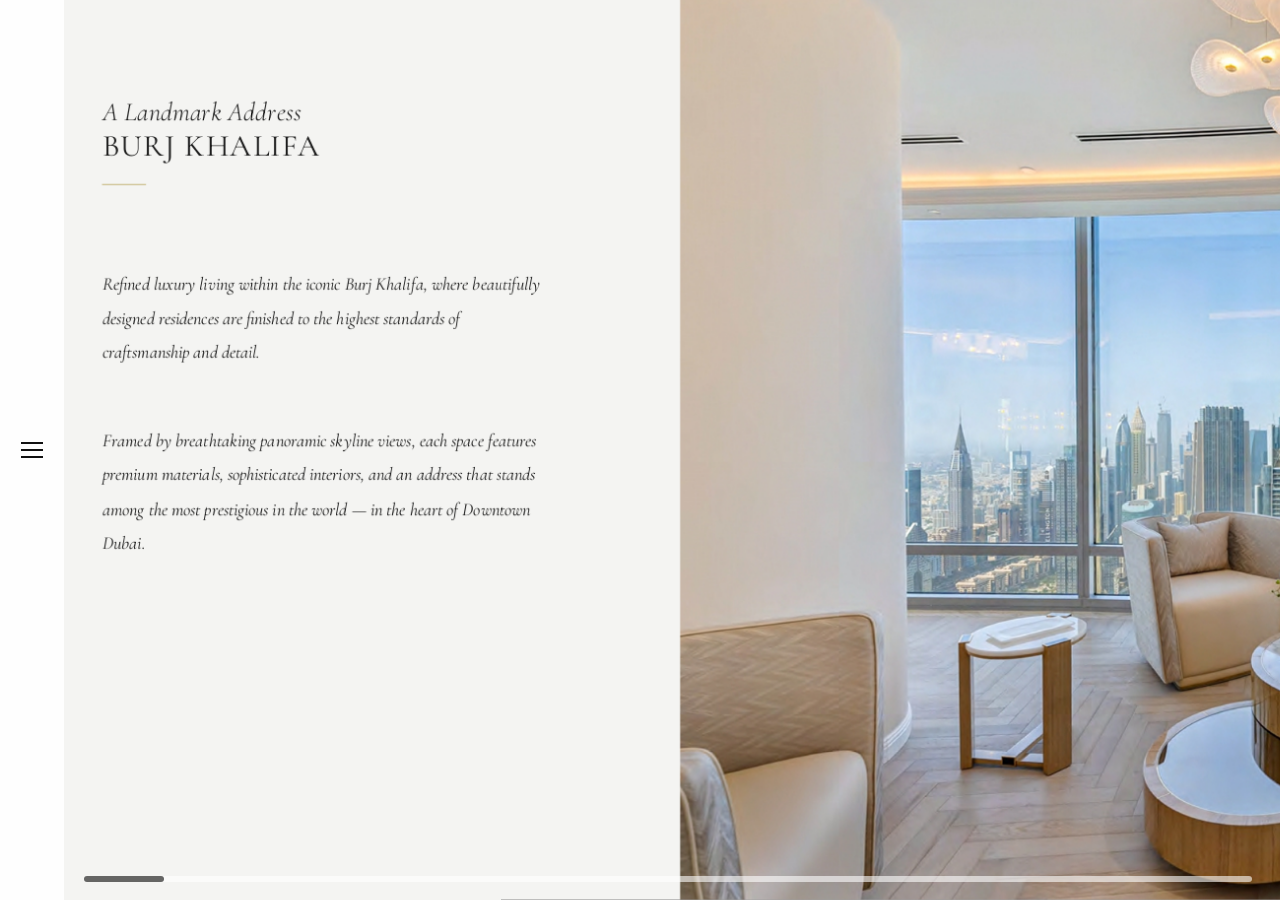
<file: burj-khalifa.html>
<!doctype html>
<html lang="en">
<head>
<meta charset="utf-8" />
<meta name="viewport" content="width=device-width,initial-scale=1,viewport-fit=cover" />
<title>RR Asset Management — Burj Khalifa</title>

<link href="https://fonts.googleapis.com/css2?family=Cormorant+Garamond:ital,wght@0,300;0,400;0,500;1,300;1,400&family=Montserrat:wght@300;400;500&display=swap" rel="stylesheet">

<style>
*{margin:0;padding:0;box-sizing:border-box}
html,body{height:100%}

/* ================= VARIABLES ================= */
:root{
  --burgerW: clamp(52px, 5.5vw, 64px);
  --menuW: clamp(320px, 40vw, 420px);
  --endCardW: clamp(320px, 40vw, 420px);

  --sat: env(safe-area-inset-top, 0px);
  --sab: env(safe-area-inset-bottom, 0px);
  --sal: env(safe-area-inset-left, 0px);
  --sar: env(safe-area-inset-right, 0px);

  --vh: 1vh;
}

body{
  font-family:'Montserrat', sans-serif;
  background:#000;
  overflow:hidden;
  height: calc(var(--vh) * 100);
  overscroll-behavior:none;
  touch-action:pan-y;
}

.panel, .split, .split-left, .split-right, .menu, .menu-panel, .end-card, .end-left{ min-height:0; }

/* ================= PAGE APPEAR ================= */
.page-shell{
  opacity:0;
  transform:scale(1.015);
  transition:opacity 1.2s ease, transform 1.6s cubic-bezier(.22,1,.36,1);
  transform-origin:center center;
}
body.loaded .page-shell{
  opacity:1;
  transform:scale(1);
}

/* ================= LEFT BURGER STRIP ================= */
.side-bar{
  position:fixed;
  top:0;
  left:0;
  width: calc(var(--burgerW) + var(--sal));
  height: calc(var(--vh) * 100);
  display:flex;
  align-items:center;
  justify-content:center;
  z-index:200;
  cursor:pointer;
  opacity:1;
  pointer-events:auto;
}

.side-bar::before{
  content:"";
  position:absolute;
  inset:0;
  background:rgba(255,255,255,0.88);
  backdrop-filter: blur(10px);
  opacity:1;
  transition:background .35s ease;
  z-index:0;
}

.side-bar:hover::before{
  background:rgba(255,255,255,0.94);
}

.burger-lines{
  position:relative;
  z-index:2;
}

.burger-lines i{
  width:22px;
  height:2px;
  background:#111;
  display:block;
  position:relative;
}
.burger-lines i::before,
.burger-lines i::after{
  content:"";
  position:absolute;
  left:0;
  width:22px;
  height:2px;
  background:#111;
}
.burger-lines i::before{ top:-7px; }
.burger-lines i::after{ top:7px; }

/* ================= HORIZONTAL SCROLL AREA ================= */
.hwrap{
  position:relative;
  z-index:30;
  height: calc(var(--vh) * 100);
  width:100vw;
  overflow:hidden;
}
.htrack{
  height:100%;
  display:flex;
  will-change:transform;
  transform:translate3d(0,0,0);
  gap:0;
  align-items:stretch;
  position:relative;
  z-index:2;
}

/* ================= PANELS ================= */
.panel{
  flex:0 0 auto;
  height: calc(var(--vh) * 100);
  background:#000;
  position:relative;
  flex-shrink:0;
  overflow:hidden;
}

/* ================= COPY SLIDE ================= */
.panel--copy{
  flex:0 0 auto;
  width:auto;
  background:#f4f4f2;
}
.split{
  width:100%;
  height:100%;
  display:flex;
}

.split-left{
  flex:0 0 680px;
  width:680px;
  padding: clamp(92px, 11vh, 138px) clamp(30px, 5vw, 72px)
           clamp(72px, 9vh, 118px) clamp(64px, 8vw, 140px);
  color:#1a1a1a;
  display:flex;
  flex-direction:column;
  justify-content:flex-start;
  max-height: calc(var(--vh) * 100);
  overflow:auto;
  -webkit-overflow-scrolling:touch;
  min-width:0;
}
.split-left::-webkit-scrollbar{ width:0; height:0; }
.split-left{ scrollbar-width:none; }

.aub-heading{
  font-family:'Cormorant Garamond', serif;
  line-height:0.98;
  margin-bottom:0;
  max-width:560px;
}
.aub-heading .small{
  display:block;
  font-style:italic;
 font-weight:300;
  font-size:clamp(26px, 2vw, 42px);
  margin-bottom:8px;
  color:#1a1a1a;
}
.aub-heading .big{
  display:block;
  font-style:normal;
  font-weight:400;
  font-size:clamp(30px, 2.4vw, 50px);
  text-transform:uppercase;
  letter-spacing:1.2px;
  color:#1a1a1a;
  line-height:0.95;
}

.aub-line{
  width:44px;
  height:1px;
  background:#c6b67a;
  margin:22px 0 82px 0;
}

.aub-text{
  font-family:'Cormorant Garamond', serif;
  color:#1a1a1a;
  width:100%;
  max-width:440px;
  font-size:clamp(18px, 1.25vw, 20px);
  line-height:1.9;
}
.aub-text .lead{
  font-style:italic;
  margin-bottom:54px;
}
.aub-text .body{
  font-style:italic;
  margin-bottom:0;
}

/* ================= RIGHT IMAGE ================= */
.split-right{
  flex:0 0 auto;
  width:auto;
  position:relative;
  overflow:hidden;
  background:#f4f4f2;
  display:flex;
  align-items:stretch;
  justify-content:flex-start;
  min-width:0;
}
.copy-hero{
  height: calc(var(--vh) * 100);
  width:auto;
  display:block;
  object-fit:contain;
  object-position:center center;
  background:#f4f4f2;
}

/* ================= IMAGE PANELS ================= */
.panel--img{
  display:flex;
  align-items:stretch;
  justify-content:flex-start;
  background:#000;
}
.panel--img img{
  height: calc(var(--vh) * 100);
  width:auto;
  object-fit:contain;
  display:block;
}

/* ================= END SLIDE ================= */
.panel--end{
  height: calc(var(--vh) * 100);
  display:flex;
  align-items:stretch;
  justify-content:flex-end;
  background:#f4f4f2;
  overflow:hidden;
}
.end-left{
  flex:1 1 auto;
  min-width:0;
  display:flex;
  align-items:stretch;
  justify-content:flex-end;
  overflow:hidden;
  background:#000;
}
.end-img{
  height:100%;
  width:100%;
  max-width:100%;
  object-fit:cover;
  object-position:center;
  display:block;
}
.end-card{
  flex:0 0 var(--endCardW);
  height:100%;
  background:#f4f4f2;
  display:flex;
  align-items:stretch;
  justify-content:center;
  border-left:1px solid rgba(0,0,0,0.08);
  padding:0;
}
.end-card .menu-panel{
  opacity:1 !important;
  transform:none !important;
  transition:none !important;
  overflow:auto !important;
  -webkit-overflow-scrolling:touch;
}
.end-card .menu-panel::-webkit-scrollbar{ width:0; height:0; }
.end-card .menu-panel{ scrollbar-width:none; }
.end-card .menu-address{ margin-top:-14px; }

/* ================= BOTTOM THIN SLIDER ================= */
.nav-slider{
  position:fixed;
  left: calc(var(--burgerW) + var(--sal) + 20px);
  right: calc(28px + var(--sar));
  bottom: calc(14px + var(--sab));
  z-index:210;
  transition:opacity .25s ease;
}
.nav-slider input[type="range"]{
  width:100%;
  -webkit-appearance:none;
  appearance:none;
  height:6px;
  background:rgba(255,255,255,0.60);
  border-radius:999px;
  outline:none;
  touch-action:none;
}
.nav-slider input[type="range"]::-webkit-slider-thumb{
  -webkit-appearance:none;
  appearance:none;
  width: clamp(46px, 10vw, 80px);
  height:6px;
  border-radius:999px;
  background:rgba(0,0,0,0.60);
  cursor:pointer;
}
.nav-slider input[type="range"]::-moz-range-thumb{
  width: clamp(46px, 10vw, 80px);
  height:6px;
  border-radius:999px;
  background:rgba(0,0,0,0.60);
  cursor:pointer;
  border:none;
}

/* ================= MENU ================= */
.menu{
  position:fixed;
  top:0;
  left:0;
  height: calc(var(--vh) * 100);
  width: var(--menuW);
  background:#f4f4f2;
  z-index:250;
  transform:translateX(-100%);
  transition:transform 1.15s cubic-bezier(.77,0,.18,1);
  will-change:transform;
  padding-left: var(--sal);
}
.menu.open{ transform:translateX(0); }

.menu-panel{
  height:100%;
  position:relative;
  padding: 26px 46px 56px;
  display:flex;
  flex-direction:column;
  align-items:center;
  text-align:center;
  justify-content:flex-start;
  overflow:auto;
  -webkit-overflow-scrolling:touch;
  opacity:0;
  transform:translateY(10px);
  transition:opacity .9s ease, transform .9s ease;
  transition-delay:.2s;
}
.menu.open .menu-panel{ opacity:1; transform:translateY(0); }
.menu-panel::-webkit-scrollbar{ width:0; height:0; }
.menu-panel{ scrollbar-width:none; }

.back-arrow{
  position:absolute;
  left:26px;
  top:50%;
  transform:translateY(-50%);
  font-size:34px;
  line-height:1;
  cursor:pointer;
  color:#111;
  opacity:.95;
  user-select:none;
  -webkit-tap-highlight-color:transparent;
}

.menu-logo{ margin-top:6px; margin-bottom:6px; }
.menu-logo img{
  width:240px;
  height:auto;
  display:block;
  margin:0 auto 10px auto;
}

.menu-links{ margin-top:-6px; }
.menu-links a{
  display:block;
  font-family:'Cormorant Garamond', serif;
  font-size:22px;
  font-weight:400;
  margin:22px 0;
  text-decoration:none;
  color:#222;
  transition:opacity .25s ease;
}
.menu-links a:hover{ opacity:.65; }

.menu-divider{
  width:260px;
  height:1px;
  background:#c6b67a !important;
  opacity:1 !important;
  margin:34px 0 18px 0;
}

.menu-address{
  font-family:'Montserrat', sans-serif;
  font-weight:300;
  font-size:14px;
  line-height:1.8;
  color:#222;
  max-width:320px;
  letter-spacing:.4px;
  margin-top:0;
}

.menu-contact{
  margin-top:12px;
  font-size:13px;
  font-weight:400;
  letter-spacing:.2px;
}
.menu-contact a{ color:#222; text-decoration:none; }
.menu-contact a:hover{ opacity:.65; }
.menu-contact .dot{ padding:0 10px; opacity:.7; }

.menu-privacy{
  margin-top:12px;
  display:inline-block;
  font-family:'Montserrat', sans-serif;
  font-size:10px;
  letter-spacing:2px;
  text-transform:uppercase;
  color:#c6b67a;
  text-decoration:none;
}
.menu-privacy:hover{ opacity:.7; }

body.menu-open .hwrap{ pointer-events:none; }
body.menu-open .nav-slider{ pointer-events:none; opacity:.25; }

  
/* ================= SPLIT PANELS ================= */
.panel--split{
  flex:0 0 auto;
  width:auto;
  background:#f4f4f2;
}

.split{
  height:100%;
  display:flex;
  width:100%;
  align-items:stretch;
}

.split-copy{
  background:#f4f4f2;
  flex:0 0 var(--copyW, 680px);
  width:var(--copyW, 680px);
  display:flex;
  flex-direction:column;
  justify-content:flex-start;
  padding: clamp(92px, 11vh, 138px) clamp(30px, 5vw, 72px)
           clamp(72px, 9vh, 118px) clamp(64px, 8vw, 140px);
  color:#1a1a1a;
  min-width:0;
  overflow:auto;
  -webkit-overflow-scrolling: touch;
  max-height: calc(var(--vh) * 100);
}
.split-copy::-webkit-scrollbar{ width:0; height:0; }
.split-copy{ scrollbar-width:none; }

.copy-inner{
  width:100%;
  max-width:560px;
}

.aub-heading{
  font-family:'Cormorant Garamond', serif;
  line-height:0.98;
  margin-bottom:0;
  max-width:560px;
}
.aub-heading .small{
  display:block;
  font-style:italic;
  font-weight:300;
  font-size:clamp(26px, 2vw, 42px);
  margin-bottom:8px;
  color:#1a1a1a;
}
.aub-heading .big{
  display:block;
  font-style:normal;
  font-weight:400;
  font-size:clamp(30px, 2.4vw, 50px);
  text-transform:uppercase;
  letter-spacing:1.2px;
  color:#1a1a1a;
  line-height:0.95;
}

.aub-line{
  width:44px;
  height:1px;
  background:#c6b67a;
  margin:22px 0 82px 0;
}

.aub-text{
  font-family:'Cormorant Garamond', serif;
  color:#1a1a1a;
  width:100%;
  max-width:440px;
  font-size:clamp(18px, 1.25vw, 20px);
  line-height:1.9;
}
.aub-text p{
  margin:0;
}

.split-media{
  flex:0 0 auto;
  display:flex;
  align-items:stretch;
  justify-content:flex-start;
  overflow:hidden;
  background:#f4f4f2;
  min-width:0;
}
.split-media img{
  width:100%;
  height:100%;
  object-fit:cover;
  object-position:center center;
  display:block;
}
}
  
</style>
</head>

<body>

<!-- Burger -->
<div class="side-bar" id="burger" aria-label="Open menu">
  <div class="burger-lines"><i></i></div>
</div>

<div class="page-shell">

  <!-- Bottom slider -->
  <div class="nav-slider" aria-label="Slide navigation">
    <input id="navSlider" type="range" min="0" max="1000" step="0.1" value="0">
  </div>

  <!-- Horizontal panels -->
  <div class="hwrap">
    <div class="htrack" id="track">

      <section class="panel panel--copy">
        <div class="split">
          <div class="split-left">
            <div class="aub-heading">
              <span class="small">A Landmark Address</span>
              <span class="big">BURJ KHALIFA</span>
            </div>
            <div class="aub-line"></div>
            <div class="aub-text">
              <p class="lead">
                Refined luxury living within the iconic Burj Khalifa, where beautifully designed residences are finished to the highest standards of craftsmanship and detail.
              </p>
              <p class="body">
                Framed by breathtaking panoramic skyline views, each space features premium materials, sophisticated interiors, and an address that stands among the most prestigious in the world — in the heart of Downtown Dubai.
              </p>
            </div>
          </div>

          <div class="split-right">
            <img class="copy-hero" src="./burjone.png" alt="Burj Khalifa hero">
          </div>
        </div>
      </section>

      <section class="panel panel--img"><img src="./burjtwo.png" alt="Burj Khalifa 2"></section>
      <section class="panel panel--img"><img src="./burjthree.png" alt="Burj Khalifa 3"></section>

      <section class="panel panel--end">
        <div class="end-left">
          <img class="end-img" src="./burjfour.png" alt="Burj Khalifa last">
        </div>

        <div class="end-card">
          <div class="menu-panel">
            <div class="menu-logo">
              <img src="./logotwo.png" alt="RR Asset Management Logo">
            </div>

            <nav class="menu-links">
              <a href="index.html">Home</a>
              <a href="expertise.html">Expertise</a>
              <a href="interior-projects.html">Portfolio Selection</a>
            </nav>

            <div class="menu-divider"></div>

            <div class="menu-address">
              Sun House, 428 Long Drive,<br>
              Greenford, UB6 8UH

              <div class="menu-contact">
                <span>+44 (0) 20 8575 3700</span>
                <span class="dot">|</span>
                <a href="mailto:info@rrassets.co.uk">info@rrassets.co.uk</a>
              </div>

              <a class="menu-privacy" href="privacy.html">Privacy Policy</a>
            </div>
          </div>
        </div>
      </section>

    </div>
  </div>

</div>

<!-- Sliding menu -->
<div class="menu" id="menu" aria-label="Menu">
  <div class="menu-panel">

    <div class="back-arrow" id="closeMenu" aria-label="Close menu">←</div>

    <div class="menu-logo">
      <img src="./logotwo.png" alt="RR Asset Management Logo">
    </div>

    <nav class="menu-links">
      <a href="index.html">Home</a>
      <a href="expertise.html">Expertise</a>
      <a href="interior-projects.html">Portfolio Selection</a>
    </nav>

    <div class="menu-divider"></div>

    <div class="menu-address">
      Sun House, 428 Long Drive,<br>
      Greenford, UB6 8UH

      <div class="menu-contact">
        <span>+44 (0) 20 8575 3700</span>
        <span class="dot">|</span>
        <a href="mailto:info@rrassets.co.uk">info@rrassets.co.uk</a>
      </div>

      <a class="menu-privacy" href="privacy.html">Privacy Policy</a>
    </div>

  </div>
</div>

<script>
/* ===== 100vh FIX ===== */
function setVH(){
  const vh = window.innerHeight * 0.01;
  document.documentElement.style.setProperty('--vh', `${vh}px`);
}
setVH();
window.addEventListener('resize', setVH);
window.addEventListener('orientationchange', setVH);

/* ===== PAGE APPEAR ===== */
window.addEventListener("load", ()=>{
  requestAnimationFrame(()=>{
    document.body.classList.add("loaded");
    refreshAll();
  });
});

/* ===== MENU ===== */
const menu = document.getElementById("menu");
const burger = document.getElementById("burger");
const closeMenu = document.getElementById("closeMenu");

function openMenu(){
  menu.classList.add("open");
  document.body.classList.add("menu-open");
}
function closeMenuFn(){
  menu.classList.remove("open");
  document.body.classList.remove("menu-open");
}
burger.addEventListener("click", openMenu);
closeMenu.addEventListener("click", closeMenuFn);
document.addEventListener("keydown", (e)=>{
  if(e.key === "Escape") closeMenuFn();
});

/* ===== HORIZONTAL SCROLL ===== */
const track = document.getElementById("track");
const navSlider = document.getElementById("navSlider");

let panels = Array.from(track.querySelectorAll(".panel"));
let currentX = 0;
let targetX = 0;
let isUserSliding = false;
let isDown = false;
let startX = 0;
let startTarget = 0;
let rafStarted = false;

let lastPointerX = 0;
let lastPointerTime = 0;
let velocityX = 0;

const isMobile = () => window.innerWidth <= 900;

function clamp(v, min, max){
  return Math.max(min, Math.min(max, v));
}

function setPanelWidths(){
  const vhPx = window.innerHeight;

  /* copy panels */
  /* copy panels */
  const copyPanels = Array.from(track.querySelectorAll(".panel--copy"));
  copyPanels.forEach(panel=>{
    const left = panel.querySelector(".split-left");
    const right = panel.querySelector(".split-right");
    const img = panel.querySelector(".copy-hero");

    const apply = ()=>{
      const leftW = left ? Math.ceil(left.getBoundingClientRect().width) : 520;

      let imgW = 0;
      if(img && img.naturalWidth && img.naturalHeight){
        imgW = Math.round((img.naturalWidth / img.naturalHeight) * vhPx);
      }

      const total = leftW + imgW;

      panel.style.flex = `0 0 ${total}px`;
      panel.style.width = `${total}px`;

      if(right){
        right.style.flex = `0 0 ${imgW}px`;
        right.style.width = `${imgW}px`;
      }
    };

    if(img && img.complete && img.naturalWidth) apply();
    else if(img) img.addEventListener("load", apply, { once:true });
  });


/* image panels */
const imgPanels = Array.from(track.querySelectorAll(".panel--img"));
imgPanels.forEach(panel=>{
  const img = panel.querySelector("img");
  if(!img) return;

  const apply = ()=>{
    const nw = img.naturalWidth || 0;
    const nh = img.naturalHeight || 0;
    if(!nw || !nh) return;

    const ratio = nw / nh;
    const w = Math.max(240, Math.round(ratio * vhPx));
    panel.style.flex = `0 0 ${w}px`;
    panel.style.width = `${w}px`;
  };

  if(img.complete && img.naturalWidth) apply();
  else img.addEventListener("load", apply, { once:true });
});

  /* end panel */
  const endPanel = track.querySelector(".panel--end");
  if(endPanel){
    const endCard = endPanel.querySelector(".end-card");
    const endLeft = endPanel.querySelector(".end-left");
    const endImg = endPanel.querySelector(".end-img");

    const applyEnd = ()=>{
      const cardW = Math.ceil(endCard.getBoundingClientRect().width);

   const applyEnd = ()=>{
     
  if(window.innerWidth <= 900){
    const cardW = Math.min(420, Math.round(window.innerWidth * 0.92));

    let imgW = 0;
    if(endImg && endImg.naturalWidth && endImg.naturalHeight){
      imgW = Math.max(220, Math.round((endImg.naturalWidth / endImg.naturalHeight) * vhPx));
    }

    const total = imgW + cardW;
    endPanel.style.flex = `0 0 ${total}px`;
    endPanel.style.width = `${total}px`;

    if(endLeft){
      endLeft.style.flex = `0 0 ${imgW}px`;
      endLeft.style.width = `${imgW}px`;
    }
    return;
  }

  const cardW = Math.ceil(endCard.getBoundingClientRect().width);

  let imgW = 0;
  if(endImg && endImg.naturalWidth && endImg.naturalHeight){
    imgW = Math.max(240, Math.round((endImg.naturalWidth / endImg.naturalHeight) * vhPx));
  }

  const total = imgW + cardW;
  endPanel.style.flex = `0 0 ${total}px`;
  endPanel.style.width = `${total}px`;

  if(endLeft){
    endLeft.style.flex = `0 0 ${imgW}px`;
    endLeft.style.width = `${imgW}px`;
  }
};

      let imgW = 0;
      if(endImg && endImg.naturalWidth && endImg.naturalHeight){
        imgW = Math.max(240, Math.round((endImg.naturalWidth / endImg.naturalHeight) * vhPx));
      }

      const total = imgW + cardW;
      endPanel.style.flex = `0 0 ${total}px`;
      endPanel.style.width = `${total}px`;

      if(endLeft){
        endLeft.style.flex = `0 0 ${imgW}px`;
        endLeft.style.width = `${imgW}px`;
      }
    };

    if(endImg && endImg.complete && endImg.naturalWidth) applyEnd();
    else if(endImg) endImg.addEventListener("load", applyEnd, { once:true });
    else applyEnd();
  }

  panels = Array.from(track.querySelectorAll(".panel"));
}

function totalWidth(){
  return panels.reduce((sum, p) => sum + p.offsetWidth, 0);
}

function maxScroll(){
  return Math.max(0, totalWidth() - window.innerWidth);
}

function updateSliderFromX(){
  const maxS = maxScroll();
  if(isUserSliding) return;

  const ratio = maxS === 0 ? 0 : (currentX / maxS);
  navSlider.value = String(ratio * 1000);
}

function raf(){
  rafStarted = true;

  const ease = isMobile() ? 0.45 : 0.065;
  currentX += (targetX - currentX) * ease;

  if(Math.abs(targetX - currentX) < 0.08){
    currentX = targetX;
  }

  track.style.transform = `translate3d(${-currentX}px,0,0)`;
  updateSliderFromX();
  requestAnimationFrame(raf);
}

/* wheel */
window.addEventListener("wheel", (e)=>{
  if(document.body.classList.contains("menu-open")) return;
  targetX = clamp(targetX + e.deltaY * 0.9, 0, maxScroll());
},{passive:true});

/* drag / touch */
function pointerDown(x){
  if(document.body.classList.contains("menu-open")) return;
  isDown = true;
  startX = x;
  startTarget = targetX;
  lastPointerX = x;
  lastPointerTime = performance.now();
  velocityX = 0;
}

function pointerMove(x){
  if(!isDown) return;

  const now = performance.now();
  const dx = x - startX;

  if(isMobile()){
    targetX = clamp(startTarget - dx * 3.2, 0, maxScroll());
  } else {
    targetX = clamp(startTarget - dx, 0, maxScroll());
  }

  const moveDx = x - lastPointerX;
  const dt = now - lastPointerTime;

  if(dt > 0){
    velocityX = moveDx / dt;
  }

  lastPointerX = x;
  lastPointerTime = now;
}

function pointerUp(){
  if(!isDown) return;
  isDown = false;

  if(isMobile()){
    targetX = clamp(targetX - velocityX * 850, 0, maxScroll());
  }
}

window.addEventListener("mousedown", (e)=>pointerDown(e.clientX));
window.addEventListener("mousemove", (e)=>pointerMove(e.clientX));
window.addEventListener("mouseup", pointerUp);

window.addEventListener("touchstart", (e)=>{
  if(!e.touches.length) return;
  pointerDown(e.touches[0].clientX);
},{passive:true});

window.addEventListener("touchmove", (e)=>{
  if(!e.touches.length) return;
  pointerMove(e.touches[0].clientX);
},{passive:true});

window.addEventListener("touchend", pointerUp);
window.addEventListener("touchcancel", pointerUp);

/* slider */
function sliderToTarget(){
  const maxS = maxScroll();
  const ratio = Number(navSlider.value) / 1000;
  targetX = clamp(ratio * maxS, 0, maxS);
}

navSlider.addEventListener("pointerdown", ()=>{
  isUserSliding = true;
});

navSlider.addEventListener("input", ()=>{
  if(!isUserSliding) return;
  sliderToTarget();
});

navSlider.addEventListener("pointerup", ()=>{
  sliderToTarget();
  isUserSliding = false;
});

navSlider.addEventListener("pointercancel", ()=>{
  isUserSliding = false;
});

navSlider.addEventListener("change", ()=>{
  if(isUserSliding) sliderToTarget();
});

/* init */
function refreshAll(){
  setVH();
  setPanelWidths();
  targetX = clamp(targetX, 0, maxScroll());
  currentX = clamp(currentX, 0, maxScroll());
  updateSliderFromX();
}

window.addEventListener("resize", refreshAll);
window.addEventListener("orientationchange", refreshAll);

document.addEventListener("DOMContentLoaded", ()=>{
  refreshAll();
  if(!rafStarted) raf();
});
</script>

</body>
</html>
</file>
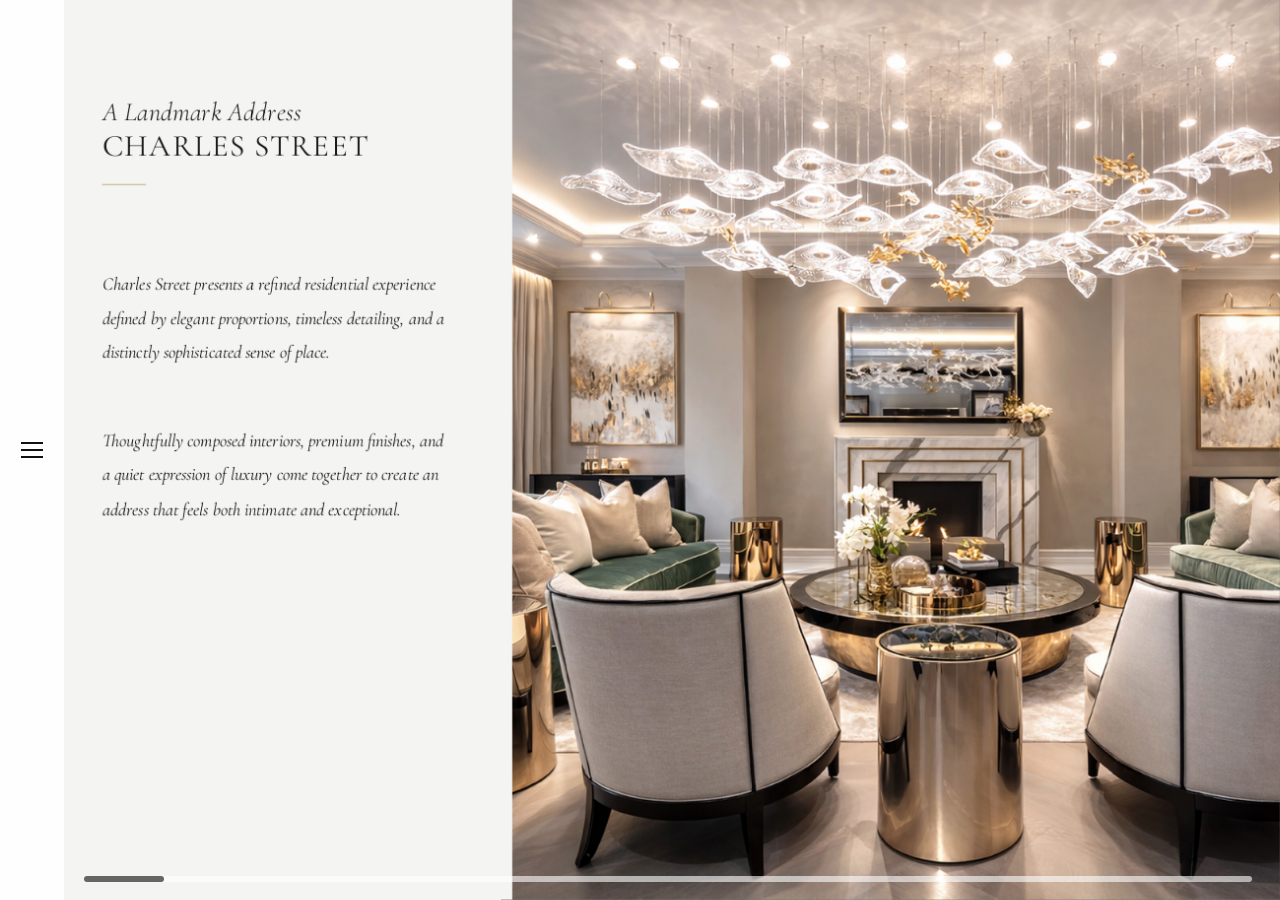
<file: charles-street.html>
<!doctype html>
<html lang="en">
<head>
<meta charset="utf-8" />
<meta name="viewport" content="width=device-width,initial-scale=1,viewport-fit=cover" />
<title>RR Asset Management — CHARLES STREET</title>

<link href="https://fonts.googleapis.com/css2?family=Cormorant+Garamond:ital,wght@0,300;0,400;0,500;1,300;1,400&family=Montserrat:wght@300;400;500&display=swap" rel="stylesheet">

<style>
*{margin:0;padding:0;box-sizing:border-box}
html,body{height:100%}

/* ================= VARIABLES ================= */
:root{
  --burgerW: clamp(52px, 5.5vw, 64px);
  --menuW: clamp(320px, 40vw, 420px);
  --endCardW: clamp(320px, 40vw, 420px);

  --sat: env(safe-area-inset-top, 0px);
  --sab: env(safe-area-inset-bottom, 0px);
  --sal: env(safe-area-inset-left, 0px);
  --sar: env(safe-area-inset-right, 0px);

  --vh: 1vh;
}

body{
  font-family:'Montserrat', sans-serif;
  background:#000;
  overflow:hidden;
  height: calc(var(--vh) * 100);
  overscroll-behavior:none;
  touch-action:pan-y;
}

.panel, .split, .split-left, .split-right, .menu, .menu-panel, .end-card, .end-left{ min-height:0; }

/* ================= PAGE APPEAR ================= */
.page-shell{
  opacity:0;
  transform:scale(1.015);
  transition:opacity 1.2s ease, transform 1.6s cubic-bezier(.22,1,.36,1);
  transform-origin:center center;
}
body.loaded .page-shell{
  opacity:1;
  transform:scale(1);
}

/* ================= LEFT BURGER STRIP ================= */
.side-bar{
  position:fixed;
  top:0;
  left:0;
  width: calc(var(--burgerW) + var(--sal));
  height: calc(var(--vh) * 100);
  display:flex;
  align-items:center;
  justify-content:center;
  z-index:200;
  cursor:pointer;
  opacity:1;
  pointer-events:auto;
}

.side-bar::before{
  content:"";
  position:absolute;
  inset:0;
  background:rgba(255,255,255,0.88);
  backdrop-filter: blur(10px);
  opacity:1;
  transition:background .35s ease;
  z-index:0;
}

.side-bar:hover::before{
  background:rgba(255,255,255,0.94);
}

.burger-lines{
  position:relative;
  z-index:2;
}

.burger-lines i{
  width:22px;
  height:2px;
  background:#111;
  display:block;
  position:relative;
}
.burger-lines i::before,
.burger-lines i::after{
  content:"";
  position:absolute;
  left:0;
  width:22px;
  height:2px;
  background:#111;
}
.burger-lines i::before{ top:-7px; }
.burger-lines i::after{ top:7px; }

/* ================= HORIZONTAL SCROLL AREA ================= */
.hwrap{
  position:relative;
  z-index:30;
  height: calc(var(--vh) * 100);
  width:100vw;
  overflow:hidden;
}
.htrack{
  height:100%;
  display:flex;
  will-change:transform;
  transform:translate3d(0,0,0);
  gap:0;
  align-items:stretch;
  position:relative;
  z-index:2;
}

/* ================= PANELS ================= */
.panel{
  flex:0 0 auto;
  height: calc(var(--vh) * 100);
  background:#000;
  position:relative;
  flex-shrink:0;
  overflow:hidden;
}

/* ================= COPY SLIDE ================= */
.panel--copy{
  flex:0 0 100vw;
  width:100vw;
  background:#f4f4f2;
}
.split{
  width:100%;
  height:100%;
  display:flex;
}

.split-left{
  flex:0 0 40%;
  padding: clamp(92px, 11vh, 138px) clamp(30px, 5vw, 72px)
           clamp(72px, 9vh, 118px) clamp(64px, 8vw, 140px);
  color:#1a1a1a;
  display:flex;
  flex-direction:column;
  justify-content:flex-start;
  width:100%;
  max-width:680px;
  max-height: calc(var(--vh) * 100);
  overflow:auto;
  -webkit-overflow-scrolling:touch;
  min-width:0;
}
  
.split-left::-webkit-scrollbar{ width:0; height:0; }
.split-left{ scrollbar-width:none; }

.aub-heading{
  font-family:'Cormorant Garamond', serif;
  line-height:0.98;
  margin-bottom:0;
  max-width:560px;
}
  
.aub-heading .small{
  display:block;
  font-style:italic;
  font-weight:300;
  font-size:clamp(26px, 2vw, 42px);
  margin-bottom:8px;
  color:#1a1a1a;
}
.aub-heading .big{
  display:block;
  font-style:normal;
  font-weight:400;
  font-size:clamp(30px, 2.4vw, 50px);
  text-transform:none;
  letter-spacing:1.2px;
  color:#1a1a1a;
  line-height:0.95;
}

.aub-line{
  width:44px;
  height:1px;
  background:#c6b67a;
  margin:22px 0 82px 0;
}

.aub-text{
  font-family:'Cormorant Garamond', serif;
  color:#1a1a1a;
  width:100%;
  max-width:440px;
  font-size:clamp(18px, 1.25vw, 20px);
  line-height:1.9;
}
  
.aub-text .lead{
  font-style:italic;
  margin-bottom:54px;
}
.aub-text .body{
  font-style:italic;
  margin-bottom:0;
}

/* ================= RIGHT IMAGE ================= */
.split-right{
  flex:0 0 60%;
  position:relative;
  overflow:hidden;
  background:#f4f4f2;
  display:flex;
  align-items:stretch;
  justify-content:center;
  min-width:0;
}
.copy-hero{
  width:100%;
  height:100%;
  display:block;
  object-fit:cover;
  object-position:center;
  background:#f4f4f2;
}

/* ================= IMAGE PANELS ================= */
.panel--img{
  display:flex;
  align-items:stretch;
  justify-content:flex-start;
  background:#000;
}
.panel--img img{
  height: calc(var(--vh) * 100);
  width:auto;
  object-fit:contain;
  display:block;
}

/* ================= END SLIDE ================= */
.panel--end{
  height: calc(var(--vh) * 100);
  display:flex;
  align-items:stretch;
  justify-content:flex-end;
  background:#000;
  overflow:hidden;
}
.end-left{
  flex:1 1 auto;
  min-width:0;
  display:flex;
  align-items:stretch;
  justify-content:flex-end;
  overflow:hidden;
  background:#000;
}
.end-img{
  height:100%;
  width:100%;
  max-width:100%;
  object-fit:cover;
  object-position:center;
  display:block;
}
.end-card{
  flex:0 0 var(--endCardW);
  height:100%;
  background:#f4f4f2;
  display:flex;
  align-items:stretch;
  justify-content:center;
  border-left:1px solid rgba(0,0,0,0.08);
  padding:0;
}
.end-card .menu-panel{
  opacity:1 !important;
  transform:none !important;
  transition:none !important;
  overflow:auto !important;
  -webkit-overflow-scrolling:touch;
}
.end-card .menu-panel::-webkit-scrollbar{ width:0; height:0; }
.end-card .menu-panel{ scrollbar-width:none; }
.end-card .menu-address{ margin-top:-14px; }

/* ================= BOTTOM SLIDER ================= */
.nav-slider{
  position:fixed;
  left: calc(var(--burgerW) + var(--sal) + 20px);
  right: calc(28px + var(--sar));
  bottom: calc(14px + var(--sab));
  z-index:210;
  transition:opacity .25s ease;
}
.nav-slider input[type="range"]{
  width:100%;
  -webkit-appearance:none;
  appearance:none;
  height:6px;
  background:rgba(255,255,255,0.60);
  border-radius:999px;
  outline:none;
  touch-action:none;
}
.nav-slider input[type="range"]::-webkit-slider-thumb{
  -webkit-appearance:none;
  appearance:none;
  width: clamp(46px, 10vw, 80px);
  height:6px;
  border-radius:999px;
  background:rgba(0,0,0,0.60);
  cursor:pointer;
}
.nav-slider input[type="range"]::-moz-range-thumb{
  width: clamp(46px, 10vw, 80px);
  height:6px;
  border-radius:999px;
  background:rgba(0,0,0,0.60);
  cursor:pointer;
  border:none;
}

/* ================= MENU ================= */
.menu{
  position:fixed;
  top:0;
  left:0;
  height: calc(var(--vh) * 100);
  width: var(--menuW);
  background:#f4f4f2;
  z-index:250;
  transform:translateX(-100%);
  transition:transform 1.15s cubic-bezier(.77,0,.18,1);
  will-change:transform;
  padding-left: var(--sal);
}
.menu.open{ transform:translateX(0); }

.menu-panel{
  height:100%;
  position:relative;
  padding: 26px 46px 56px;
  display:flex;
  flex-direction:column;
  align-items:center;
  text-align:center;
  justify-content:flex-start;
  overflow:auto;
  -webkit-overflow-scrolling:touch;
  opacity:0;
  transform:translateY(10px);
  transition:opacity .9s ease, transform .9s ease;
  transition-delay:.2s;
}
.menu.open .menu-panel{ opacity:1; transform:translateY(0); }
.menu-panel::-webkit-scrollbar{ width:0; height:0; }
.menu-panel{ scrollbar-width:none; }

.back-arrow{
  position:absolute;
  left:26px;
  top:50%;
  transform:translateY(-50%);
  font-size:34px;
  line-height:1;
  cursor:pointer;
  color:#111;
  opacity:.95;
  user-select:none;
  -webkit-tap-highlight-color:transparent;
}

.menu-logo{ margin-top:6px; margin-bottom:6px; }
.menu-logo img{
  width:240px;
  height:auto;
  display:block;
  margin:0 auto 10px auto;
}

.menu-links{ margin-top:-6px; }
.menu-links a{
  display:block;
  font-family:'Cormorant Garamond', serif;
  font-size:22px;
  font-weight:400;
  margin:22px 0;
  text-decoration:none;
  color:#222;
  transition:opacity .25s ease;
}
.menu-links a:hover{ opacity:.65; }

.menu-divider{
  width:260px;
  height:1px;
  background:#c6b67a !important;
  opacity:1 !important;
  margin:34px 0 18px 0;
}

.menu-address{
  font-family:'Montserrat', sans-serif;
  font-weight:300;
  font-size:14px;
  line-height:1.8;
  color:#222;
  max-width:320px;
  letter-spacing:.4px;
  margin-top:0;
}

.menu-contact{
  margin-top:12px;
  font-size:13px;
  font-weight:400;
  letter-spacing:.2px;
}
.menu-contact a{ color:#222; text-decoration:none; }
.menu-contact a:hover{ opacity:.65; }
.menu-contact .dot{ padding:0 10px; opacity:.7; }

.menu-privacy{
  margin-top:12px;
  display:inline-block;
  font-family:'Montserrat', sans-serif;
  font-size:10px;
  letter-spacing:2px;
  text-transform:uppercase;
  color:#c6b67a;
  text-decoration:none;
}
.menu-privacy:hover{ opacity:.7; }

body.menu-open .hwrap{ pointer-events:none; }
body.menu-open .nav-slider{ pointer-events:none; opacity:.25; }


/* ================= RESPONSIVE ================= */
@media (max-width: 900px){
  .split{
    display:flex;
    flex-direction:row;
    width:100%;
    height:100%;
  }

  .split-left{
    flex:0 0 360px;
    width:360px;
    max-width:none;
    min-height:100%;
    justify-content:center;
    padding:
      calc(95px + var(--sat))
      24px
      calc(36px + var(--sab))
      calc(30px + 44px + var(--sal));
  }

  .split-right{
    flex:0 0 auto;
    width:auto;
    min-width:0;
    height:100%;
  }

  .copy-hero{
    height:100%;
    width:auto;
    object-fit:cover;
    object-position:center center;
  }

  .aub-heading,
  .aub-text{
    max-width:none;
  }

  .aub-heading .small{
    font-size:24px;
    margin-bottom:8px;
    line-height:1.08;
  }

  .aub-heading .big{
    font-size:34px;
    line-height:1.02;
    letter-spacing:1px;
  }

  .aub-line{
    width:40px;
    margin:20px 0 30px 0;
  }

  .aub-text{
    font-size:16px;
    line-height:1.75;
    max-width:320px;
  }

  .aub-text .lead{
    margin-bottom:22px;
  }

  .aub-text .body{
    margin-bottom:0;
  }

  .end-left{
    display:flex;
    flex:0 0 auto;
    width:auto;
    min-width:0;
  }

  .end-card{
    flex:0 0 min(420px, 92vw);
    width:min(420px, 92vw);
    margin-left:0;
  }

  .panel--end{
    justify-content:flex-start;
    background:#f4f4f2;
  }

  .nav-slider{
    left: calc(24px + var(--sal));
    right: calc(24px + var(--sar));
    bottom: calc(12px + var(--sab));
  }

  .menu{
    width:min(420px, 92vw);
  }

  .menu-panel{
    padding: calc(28px + var(--sat)) 28px calc(38px + var(--sab));
  }

  body{
    touch-action: pan-x;
  }

  .side-bar{
    width: calc(44px + var(--sal));
  }

  .burger-lines i,
  .burger-lines i::before,
  .burger-lines i::after{
    width:20px;
  }
}

@media (max-width: 520px){
  .split-left{
    flex:0 0 320px;
    width:320px;
    justify-content:center;
    padding:
      calc(88px + var(--sat))
      18px
      calc(28px + var(--sab))
      calc(22px + 44px + var(--sal));
  }

  .split-right{
    flex:0 0 auto;
    width:auto;
    min-width:0;
    height:100%;
  }

  .copy-hero{
    height:100%;
    width:auto;
    object-fit:cover;
    object-position:center center;
  }

  .aub-heading .small{
    font-size:20px;
    margin-bottom:8px;
  }

  .aub-heading .big{
    font-size:28px;
    line-height:1.04;
    letter-spacing:1px;
  }

  .aub-text{
    font-size:14px;
    line-height:1.72;
    max-width:280px;
  }

  .aub-line{
    width:36px;
    margin:16px 0 24px 0;
  }

  .aub-text .lead{
    margin-bottom:18px;
  }

  .end-card{
    flex:0 0 min(420px, 92vw);
    width:min(420px, 92vw);
    margin-left:auto;
  }
}
}
</style>
</head>

<body>

<!-- Burger -->
<div class="side-bar" id="burger" aria-label="Open menu">
  <div class="burger-lines"><i></i></div>
</div>

<div class="page-shell">

  <!-- Bottom slider -->
  <div class="nav-slider" aria-label="Slide navigation">
    <input id="navSlider" type="range" min="0" max="1000" step="0.1" value="0">
  </div>

  <!-- Horizontal panels -->
  <div class="hwrap">
    <div class="htrack" id="track">

      <section class="panel panel--copy">
        <div class="split">
          <div class="split-left">
            <div class="aub-heading">
                <span class="small">A Landmark Address</span>
              <span class="big">CHARLES STREET</span>
            </div>
            <div class="aub-line"></div>
            <div class="aub-text">
              <p class="lead">
               Charles Street presents a refined residential experience defined by elegant proportions, timeless detailing, and a distinctly sophisticated sense of place.
              
              </p>
               <p class="body">
                 Thoughtfully composed interiors, premium finishes, and a quiet expression of luxury come together to create an address that feels both intimate and exceptional.
             </p>
            </div>
          </div>

          <div class="split-right">
            <img class="copy-hero" src="./charlesone.png" alt="Paramount hero">
          </div>
        </div>
      </section>

      <section class="panel panel--img"><img src="./charlestwo.png" alt="Paramount 2"></section>
      <section class="panel panel--img"><img src="./charlesthree.png" alt="Paramount 3"></section>

      <section class="panel panel--end">
        <div class="end-left">
          <img class="end-img" src="./charlesfour.png" alt="Paramount final image">
        </div>

        <div class="end-card">
          <div class="menu-panel">
            <div class="menu-logo">
              <img src="./logotwo.png" alt="RR Asset Management Logo">
            </div>

            <nav class="menu-links">
              <a href="index.html">Home</a>
              <a href="expertise.html">Expertise</a>
              <a href="interior-projects.html">Portfolio Selection</a>
            </nav>

            <div class="menu-divider"></div>

            <div class="menu-address">
              Sun House, 428 Long Drive,<br>
              Greenford, UB6 8UH

              <div class="menu-contact">
                <span>+44 (0) 20 8575 3700</span>
                <span class="dot">|</span>
                <a href="mailto:info@rrassets.co.uk">info@rrassets.co.uk</a>
              </div>

              <a class="menu-privacy" href="privacy.html">Privacy Policy</a>
            </div>
          </div>
        </div>
      </section>

    </div>
  </div>

</div>

<!-- Sliding menu -->
<div class="menu" id="menu" aria-label="Menu">
  <div class="menu-panel">

    <div class="back-arrow" id="closeMenu" aria-label="Close menu">←</div>

    <div class="menu-logo">
      <img src="./logotwo.png" alt="RR Asset Management Logo">
    </div>

    <nav class="menu-links">
      <a href="index.html">Home</a>
      <a href="expertise.html">Expertise</a>
      <a href="interior-projects.html">Portfolio Selection</a>
    </nav>

    <div class="menu-divider"></div>

    <div class="menu-address">
      Sun House, 428 Long Drive,<br>
      Greenford, UB6 8UH

      <div class="menu-contact">
        <span>+44 (0) 20 8575 3700</span>
        <span class="dot">|</span>
        <a href="mailto:info@rrassets.co.uk">info@rrassets.co.uk</a>
      </div>

      <a class="menu-privacy" href="privacy.html">Privacy Policy</a>
    </div>

  </div>
</div>

<script>
/* ===== 100vh FIX ===== */
function setVH(){
  const vh = window.innerHeight * 0.01;
  document.documentElement.style.setProperty('--vh', `${vh}px`);
}
setVH();
window.addEventListener('resize', setVH);
window.addEventListener('orientationchange', setVH);

/* ===== PAGE APPEAR ===== */
window.addEventListener("load", ()=>{
  requestAnimationFrame(()=>{
    document.body.classList.add("loaded");
    refreshAll();
  });
});

/* ===== MENU ===== */
const menu = document.getElementById("menu");
const burger = document.getElementById("burger");
const closeMenu = document.getElementById("closeMenu");

function openMenu(){
  menu.classList.add("open");
  document.body.classList.add("menu-open");
}
function closeMenuFn(){
  menu.classList.remove("open");
  document.body.classList.remove("menu-open");
}
burger.addEventListener("click", openMenu);
closeMenu.addEventListener("click", closeMenuFn);
document.addEventListener("keydown", (e)=>{ if(e.key === "Escape") closeMenuFn(); });

/* ===== SIZING ===== */
const track = document.getElementById("track");
const navSlider = document.getElementById("navSlider");

let panels = Array.from(track.querySelectorAll(".panel"));
let currentX = 0;
let targetX = 0;
let isUserSliding = false;
let isDown = false;
let startX = 0;
let startTarget = 0;
let rafStarted = false;

let lastPointerX = 0;
let lastPointerTime = 0;
let velocityX = 0;

const isMobile = () => window.innerWidth <= 900;

function clamp(v, min, max){ return Math.max(min, Math.min(max, v)); }

function setPanelWidths(){
  const vhPx = window.innerHeight;

  const copyPanel = track.querySelector(".panel--copy");
  if(copyPanel){
    let panelW = window.innerWidth;

    if(window.innerWidth <= 900){
      panelW = Math.round(window.innerWidth * 2.2);
    }

    copyPanel.style.flex = `0 0 ${panelW}px`;
    copyPanel.style.width = `${panelW}px`;
  }

  const imgPanels = Array.from(track.querySelectorAll(".panel--img"));
  imgPanels.forEach(panel=>{
    const img = panel.querySelector("img");
    if(!img) return;

    const apply = ()=>{
      const nw = img.naturalWidth || 0;
      const nh = img.naturalHeight || 0;
      if(!nw || !nh) return;
      const ratio = nw / nh;
      const w = Math.max(240, Math.round(ratio * vhPx));
      panel.style.flex = `0 0 ${w}px`;
      panel.style.width = `${w}px`;
    };

    if(img.complete && img.naturalWidth) apply();
    else img.addEventListener("load", apply, {once:true});
  });

  const endPanel = track.querySelector(".panel--end");
  if(endPanel){
    const endImg = endPanel.querySelector(".end-img");
    const endCard = endPanel.querySelector(".end-card");
    const endLeft = endPanel.querySelector(".end-left");

    const applyEnd = ()=>{
      const cardW = Math.ceil(endCard.getBoundingClientRect().width);

      if(window.innerWidth <= 900){
        endPanel.style.flex = `0 0 ${window.innerWidth}px`;
        endPanel.style.width = `${window.innerWidth}px`;
        if(endLeft){
          endLeft.style.flex = `0 0 0px`;
          endLeft.style.width = `0px`;
        }
        return;
      }

      let imgW = 0;
      if(endImg && endImg.naturalWidth && endImg.naturalHeight){
        imgW = Math.max(240, Math.round((endImg.naturalWidth / endImg.naturalHeight) * vhPx));
      }

      const total = imgW + cardW;
      endPanel.style.flex = `0 0 ${total}px`;
      endPanel.style.width = `${total}px`;

      if(endLeft){
        endLeft.style.flex = `0 0 ${imgW}px`;
        endLeft.style.width = `${imgW}px`;
      }
    };

    if(endImg && endImg.complete && endImg.naturalWidth) applyEnd();
    else if(endImg) endImg.addEventListener("load", applyEnd, {once:true});
    else applyEnd();
  }

  panels = Array.from(track.querySelectorAll(".panel"));
}

function totalWidth(){ return panels.reduce((sum, p) => sum + p.offsetWidth, 0); }
function maxScroll(){ return Math.max(0, totalWidth() - window.innerWidth); }

function updateSliderFromX(){
  const maxS = maxScroll();
  if(isUserSliding) return;
  const ratio = maxS === 0 ? 0 : (currentX / maxS);
  navSlider.value = String(ratio * 1000);
}

function raf(){
  rafStarted = true;

  const ease = isMobile() ? 0.45 : 0.065;
  currentX += (targetX - currentX) * ease;

  if(Math.abs(targetX - currentX) < 0.08){
    currentX = targetX;
  }

  track.style.transform = `translate3d(${-currentX}px,0,0)`;
  updateSliderFromX();
  requestAnimationFrame(raf);
}

/* wheel */
window.addEventListener("wheel", (e)=>{
  if(document.body.classList.contains("menu-open")) return;
  targetX = clamp(targetX + e.deltaY * 0.9, 0, maxScroll());
},{passive:true});

/* drag / touch */
function pointerDown(x){
  if(document.body.classList.contains("menu-open")) return;
  isDown = true;
  startX = x;
  startTarget = targetX;
  lastPointerX = x;
  lastPointerTime = performance.now();
  velocityX = 0;
}
function pointerMove(x){
  if(!isDown) return;

  const now = performance.now();
  const dx = x - startX;

  if(isMobile()){
    targetX = clamp(startTarget - dx * 3.2, 0, maxScroll());
  } else {
    targetX = clamp(startTarget - dx, 0, maxScroll());
  }

  const moveDx = x - lastPointerX;
  const dt = now - lastPointerTime;

  if(dt > 0){
    velocityX = moveDx / dt;
  }

  lastPointerX = x;
  lastPointerTime = now;
}
function pointerUp(){
  if(!isDown) return;
  isDown = false;

  if(isMobile()){
    targetX = clamp(targetX - velocityX * 850, 0, maxScroll());
  }
}

window.addEventListener("mousedown",(e)=>pointerDown(e.clientX));
window.addEventListener("mousemove",(e)=>pointerMove(e.clientX));
window.addEventListener("mouseup",pointerUp);

window.addEventListener("touchstart",(e)=>{
  if(!e.touches.length) return;
  pointerDown(e.touches[0].clientX);
},{passive:true});

window.addEventListener("touchmove",(e)=>{
  if(!e.touches.length) return;
  pointerMove(e.touches[0].clientX);
},{passive:true});

window.addEventListener("touchend",pointerUp);
window.addEventListener("touchcancel",pointerUp);

/* slider */
function sliderToTarget(){
  const maxS = maxScroll();
  const ratio = Number(navSlider.value) / 1000;
  targetX = clamp(ratio * maxS, 0, maxS);
}
navSlider.addEventListener("pointerdown", ()=>{ isUserSliding = true; });
navSlider.addEventListener("pointerup", ()=>{
  isUserSliding = false;
  sliderToTarget();
});
navSlider.addEventListener("pointercancel", ()=>{
  isUserSliding = false;
});
navSlider.addEventListener("input", ()=>{
  if(!isUserSliding) return;
  sliderToTarget();
});
navSlider.addEventListener("change", ()=>{
  if(isUserSliding) sliderToTarget();
});

/* init */
function refreshAll(){
  setVH();
  setPanelWidths();
  targetX = clamp(targetX, 0, maxScroll());
  currentX = clamp(currentX, 0, maxScroll());
  updateSliderFromX();
}

window.addEventListener("resize", refreshAll);
window.addEventListener("orientationchange", refreshAll);

document.addEventListener("DOMContentLoaded", ()=>{
  refreshAll();
  if(!rafStarted) raf();
});
</script>

</body>
</html>
</file>
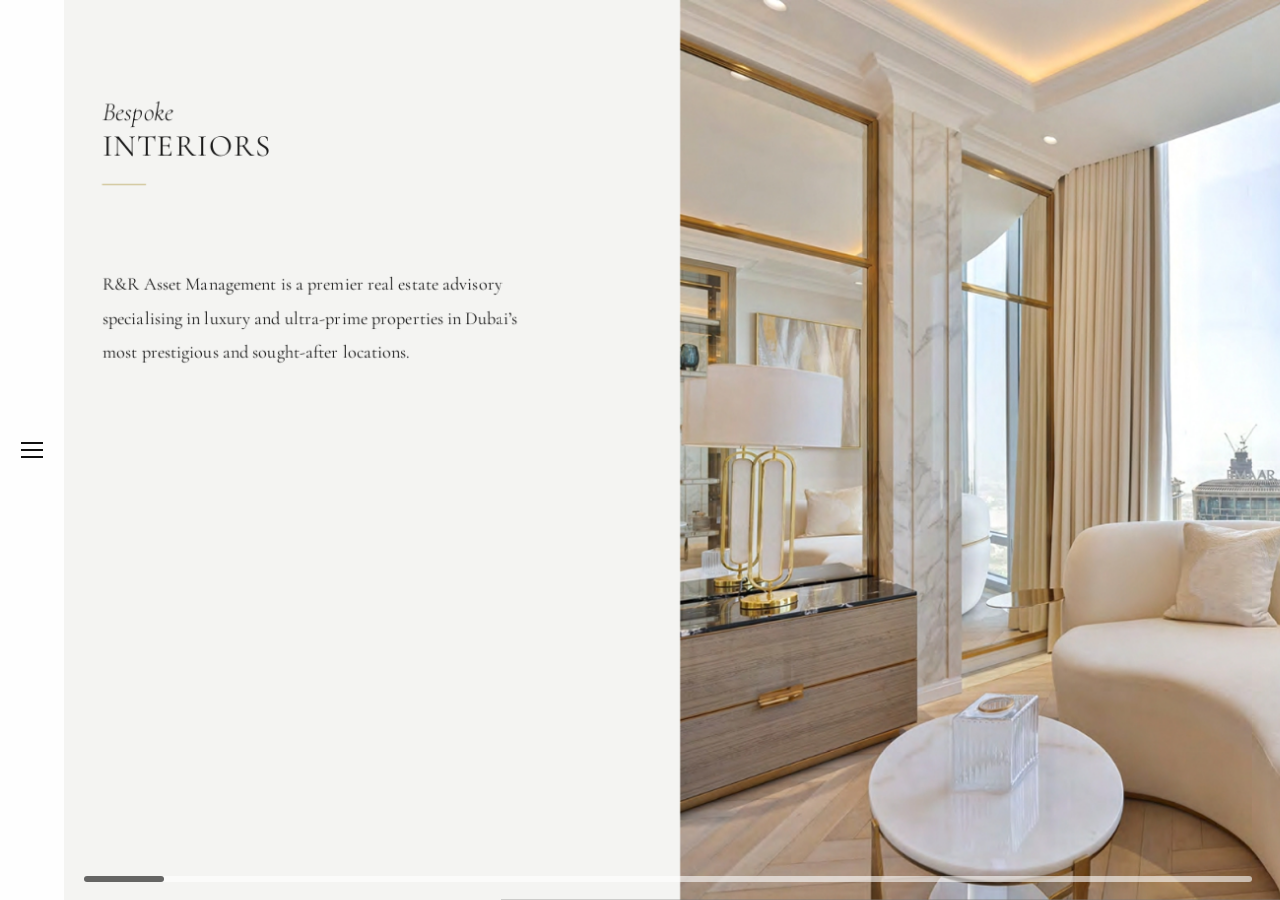
<file: expertise.html>
<!doctype html>
<html lang="en">
<head>
<meta charset="utf-8" />
<meta name="viewport" content="width=device-width,initial-scale=1,viewport-fit=cover" />
<title>RR Asset Management — Expertise</title>

<link href="https://fonts.googleapis.com/css2?family=Cormorant+Garamond:ital,wght@0,300;0,400;0,500;1,300;1,400&family=Montserrat:wght@300;400;500&display=swap" rel="stylesheet">

<style>
*{margin:0;padding:0;box-sizing:border-box}
html,body{height:100%}

/* ================= VARIABLES ================= */
:root{
  --burgerW: clamp(52px, 5.5vw, 64px);
  --menuW: clamp(320px, 40vw, 420px);
  --endCardW: clamp(320px, 40vw, 420px);

  --sat: env(safe-area-inset-top, 0px);
  --sab: env(safe-area-inset-bottom, 0px);
  --sal: env(safe-area-inset-left, 0px);
  --sar: env(safe-area-inset-right, 0px);

  --vh: 1vh;
}

body{
  font-family:'Montserrat', sans-serif;
  background:#000;
  overflow:hidden;
  height: calc(var(--vh) * 100);
  overscroll-behavior:none;
  touch-action:pan-y;
}

/* prevent weird flex/grid cropping */
.panel, .split, .split-copy, .split-media, .menu, .menu-panel, .end-card, .end-left{ min-height:0; }

/* ================= SLOW PAGE APPEAR ================= */
.page-shell{
  opacity:0;
  transform:scale(1.015);
  transition:opacity 1.35s ease, transform 1.8s cubic-bezier(.22,1,.36,1);
  transform-origin:center center;
}
body.loaded .page-shell{
  opacity:1;
  transform:scale(1);
}

/* ================= LEFT BURGER STRIP ================= */
.side-bar{
  position:fixed;
  top:0;
  left:0;
  width: calc(var(--burgerW) + var(--sal));
  height: calc(var(--vh) * 100);
  background:transparent;
  backdrop-filter:none;
  display:flex;
  align-items:center;
  justify-content:center;
  z-index:200;
  cursor:pointer;
  opacity:1;
  pointer-events:auto;
  transform:translateX(0);
  transition:none;
}

.side-bar::before{
  content:"";
  position:absolute;
  inset:0;
  background:rgba(255,255,255,0.88);
  backdrop-filter: blur(10px);
  opacity:1;
  transition:background .35s ease;
  z-index:0;
}

.side-bar:hover::before{
  background:rgba(255,255,255,0.94);
}

.burger-lines{
  position:relative;
  z-index:2;
  opacity:1;
  transform:translateY(0);
  transition:none;
}

.burger-lines i{
  width:22px;
  height:2px;
  background:#111;
  display:block;
  position:relative;
}
.burger-lines i::before,
.burger-lines i::after{
  content:"";
  position:absolute;
  left:0;
  width:22px;
  height:2px;
  background:#111;
}
.burger-lines i::before{ top:-7px; }
.burger-lines i::after{ top:7px; }

/* ================= HORIZONTAL SCROLL AREA ================= */
.hwrap{
  position:relative;
  z-index:30;
  height: calc(var(--vh) * 100);
  width:100vw;
  overflow:hidden;
}
.htrack{
  height:100%;
  display:flex;
  will-change:transform;
  transform:translate3d(0,0,0);
  gap:0;
  align-items:stretch;
  position:relative;
  z-index:2;
}

/* ================= PANELS BASE ================= */
.panel{
  flex:0 0 auto;
  height: calc(var(--vh) * 100);
  position:relative;
  overflow:hidden;
  background:#000;
  flex-shrink:0;
}

/* ================= IMAGE-ONLY PANELS ================= */
.panel--img{
  display:flex;
  align-items:stretch;
  justify-content:flex-start;
  background:#000;
}
.panel--img img{
  height: calc(var(--vh) * 100);
  width:auto;
  object-fit:contain;
  display:block;
}

/* ================= SPLIT PANELS ================= */
.panel--split{
  flex:0 0 auto;
  width:auto;
  background:#f4f4f2;
}

.split{
  height:100%;
  display:flex;
  width:100%;
  align-items:stretch;
}

.split-copy{
  background:#f4f4f2;
  flex:0 0 var(--copyW, 680px);
  width:var(--copyW, 680px);
  display:flex;
  flex-direction:column;
  justify-content:flex-start;
  padding: clamp(92px, 11vh, 138px) clamp(30px, 5vw, 72px)
           clamp(72px, 9vh, 118px) clamp(64px, 8vw, 140px);
  color:#1a1a1a;
  min-width:0;
  overflow:auto;
  -webkit-overflow-scrolling: touch;
  max-height: calc(var(--vh) * 100);
}
.split-copy::-webkit-scrollbar{ width:0; height:0; }
.split-copy{ scrollbar-width:none; }

.copy-inner{
  width:100%;
  max-width:560px;
}

.aub-heading{
  font-family:'Cormorant Garamond', serif;
  line-height:0.98;
  margin-bottom:0;
  max-width:560px;
}
.aub-heading .small{
  display:block;
  font-style:italic;
  font-weight:300;
  font-size:clamp(26px, 2vw, 42px);
  margin-bottom:8px;
  color:#1a1a1a;
}
.aub-heading .big{
  display:block;
  font-style:normal;
  font-weight:400;
  font-size:clamp(30px, 2.4vw, 50px);
  text-transform:uppercase;
  letter-spacing:1.2px;
  color:#1a1a1a;
  line-height:0.95;
}

.aub-line{
  width:44px;
  height:1px;
  background:#c6b67a;
  margin:22px 0 82px 0;
}

.aub-text{
  font-family:'Cormorant Garamond', serif;
  color:#1a1a1a;
  width:100%;
  max-width:440px;
  font-size:clamp(18px, 1.25vw, 20px);
  line-height:1.9;
}
.aub-text p{
  margin:0;
}

.split-media{
  flex:0 0 auto;
  display:flex;
  align-items:stretch;
  justify-content:flex-start;
  overflow:hidden;
  background:#f4f4f2;
  min-width:0;
}
.split-media img{
  width:100%;
  height:100%;
  object-fit:cover;
  object-position:center center;
  display:block;
}
/* ================= END SLIDE ================= */
.panel--end{
  height: calc(var(--vh) * 100);
  display:flex;
  align-items:stretch;
  justify-content:flex-end;
  background:#000;
  overflow:hidden;
}

.end-left{
  flex:1 1 auto;
  min-width:0;
  display:flex;
  align-items:stretch;
  justify-content:flex-end;
  overflow:hidden;
  background:#000;
}

.end-img{
  height:100%;
  width:100%;
  max-width:100%;
  object-fit:cover;
  object-position:center;
  display:block;
}

.end-card{
  flex:0 0 var(--endCardW);
  height:100%;
  background:#f4f4f2;
  display:flex;
  align-items:stretch;
  justify-content:center;
  border-left:1px solid rgba(0,0,0,0.08);
  padding:0;
}

.end-card .menu-panel{
  opacity:1 !important;
  transform:none !important;
  transition:none !important;
  overflow:auto !important;
  -webkit-overflow-scrolling: touch;
}
.end-card .menu-panel::-webkit-scrollbar{ width:0; height:0; }
.end-card .menu-panel{ scrollbar-width:none; }
.end-card .menu-address{ margin-top:-14px; }

/* ================= BOTTOM THIN SLIDER ================= */
.nav-slider{
  position:fixed;
  left: calc(var(--burgerW) + var(--sal) + 20px);
  right: calc(28px + var(--sar));
  bottom: calc(14px + var(--sab));
  z-index:210;
  transition:opacity .25s ease;
}
.nav-slider input[type="range"]{
  width:100%;
  -webkit-appearance:none;
  appearance:none;
  height:6px;
  background:rgba(255,255,255,0.60);
  border-radius:999px;
  outline:none;
  touch-action:none;
}
.nav-slider input[type="range"]::-webkit-slider-thumb{
  -webkit-appearance:none;
  appearance:none;
  width: clamp(46px, 10vw, 80px);
  height:6px;
  border-radius:999px;
  background:rgba(0,0,0,0.60);
  cursor:pointer;
}
.nav-slider input[type="range"]::-moz-range-thumb{
  width: clamp(46px, 10vw, 80px);
  height:6px;
  border-radius:999px;
  background:rgba(0,0,0,0.60);
  cursor:pointer;
  border:none;
}

/* ================= MENU ================= */
.menu{
  position:fixed;
  top:0;
  left:0;
  height: calc(var(--vh) * 100);
  width: var(--menuW);
  background:#f4f4f2;
  z-index:250;
  transform:translateX(-100%);
  transition:transform 1.15s cubic-bezier(.77,0,.18,1);
  will-change:transform;
  padding-left: var(--sal);
}
.menu.open{ transform:translateX(0); }

.menu-panel{
  height:100%;
  position:relative;
  padding: 26px 46px 56px;
  display:flex;
  flex-direction:column;
  align-items:center;
  text-align:center;
  justify-content:flex-start;
  overflow:auto;
  -webkit-overflow-scrolling: touch;
  opacity:0;
  transform:translateY(10px);
  transition:opacity .9s ease, transform .9s ease;
  transition-delay:.2s;
}
.menu.open .menu-panel{
  opacity:1;
  transform:translateY(0);
}
.menu-panel::-webkit-scrollbar{ width:0; height:0; }
.menu-panel{ scrollbar-width:none; }

.back-arrow{
  position:absolute;
  left: 26px;
  top: 50%;
  transform:translateY(-50%);
  font-size:34px;
  line-height:1;
  cursor:pointer;
  color:#111;
  opacity:.95;
  user-select:none;
  -webkit-tap-highlight-color: transparent;
}

.menu-logo{ margin-top:6px; margin-bottom:6px; }
.menu-logo img{
  width:240px;
  height:auto;
  display:block;
  margin:0 auto 10px auto;
}

.menu-links{ margin-top:-6px; }
.menu-links a{
  display:block;
  font-family:'Cormorant Garamond', serif;
  font-size:22px;
  font-weight:400;
  margin:22px 0;
  text-decoration:none;
  color:#222;
  transition:opacity .25s ease;
}
.menu-links a:hover{ opacity:.65; }

.menu-divider{
  width:260px;
  height:1px;
  background:#c6b67a !important;
  opacity:1 !important;
  margin:34px 0 18px 0;
}

.menu-address{
  font-family:'Montserrat', sans-serif;
  font-weight:300;
  font-size:14px;
  line-height:1.8;
  color:#222;
  max-width:320px;
  letter-spacing:.4px;
  margin-top:0;
}

.menu-contact{
  margin-top:12px;
  font-size:13px;
  font-weight:400;
  letter-spacing:.2px;
}
.menu-contact a{ color:#222; text-decoration:none; }
.menu-contact a:hover{ opacity:.65; }
.menu-contact .dot{ padding:0 10px; opacity:.7; }

.menu-privacy{
  margin-top:12px;
  display:inline-block;
  font-family:'Montserrat', sans-serif;
  font-size:10px;
  letter-spacing:2px;
  text-transform:uppercase;
  color:#c6b67a;
  text-decoration:none;
}
.menu-privacy:hover{ opacity:.7; }

body.menu-open .hwrap{ pointer-events:none; }
body.menu-open .nav-slider{ pointer-events:none; opacity:.25; }

/* ================= RESPONSIVE ================= */
@media (max-width: 900px){
  .split{
    display:flex;
    flex-direction:row;
    width:100%;
    height:100%;
  }

  .split-copy{
    flex:0 0 360px;
    width:360px;
    max-width:none;
    min-height:100%;
    justify-content:center;
    padding:
      calc(95px + var(--sat))
      24px
      calc(36px + var(--sab))
      calc(30px + 44px + var(--sal));
  }

  .split-media{
    flex:0 0 auto;
    width:auto;
    min-width:0;
    height:100%;
  }

.split-media img{
  width:100%;
  height:100%;
  object-fit:cover;
  object-position:center center;
  display:block;
}

  .aub-heading,
  .aub-text{
    max-width:none;
  }

  .aub-heading .small{
    font-size:24px;
    margin-bottom:8px;
    line-height:1.08;
  }

  .aub-heading .big{
    font-size:34px;
    line-height:1.02;
    letter-spacing:1px;
  }

  .aub-line{
    width:40px;
    margin:20px 0 30px 0;
  }

  .aub-text{
    font-size:16px;
    line-height:1.75;
    max-width:320px;
  }

  .end-left{
    display:flex;
    flex:0 0 auto;
    width:auto;
    min-width:0;
  }

  .end-card{
    flex:0 0 min(420px, 92vw);
    width:min(420px, 92vw);
    margin-left:0;
  }

  .panel--end{
    justify-content:flex-start;
    background:#f4f4f2;
  }

  .nav-slider{
    left: calc(24px + var(--sal));
    right: calc(24px + var(--sar));
    bottom: calc(12px + var(--sab));
  }

  .menu{
    width:min(420px, 92vw);
  }

  .menu-panel{
    padding: calc(28px + var(--sat)) 28px calc(38px + var(--sab));
  }

  body{
    touch-action: pan-x;
  }

  .side-bar{
    width: calc(44px + var(--sal));
  }

  .burger-lines i,
  .burger-lines i::before,
  .burger-lines i::after{
    width:20px;
  }
}

@media (max-width: 520px){
  .split-copy{
    flex:0 0 320px;
    width:320px;
    justify-content:center;
    padding:
      calc(88px + var(--sat))
      18px
      calc(28px + var(--sab))
      calc(22px + 44px + var(--sal));
  }

  .split-media{
    flex:0 0 auto;
    width:auto;
    min-width:0;
    height:100%;
  }

  .split-media img{
    height:100%;
    width:auto;
    object-fit:cover;
    object-position:center center;
  }

  .aub-heading .small{
    font-size:20px;
    margin-bottom:8px;
  }

  .aub-heading .big{
    font-size:28px;
    line-height:1.04;
    letter-spacing:1px;
  }

  .aub-text{
    font-size:14px;
    line-height:1.72;
    max-width:280px;
  }

  .aub-line{
    width:36px;
    margin:16px 0 24px 0;
  }

  .end-card{
    flex:0 0 min(420px, 92vw);
    width:min(420px, 92vw);
    margin-left:auto;
  }

}
</style>
</head>

<body>

<div class="side-bar" id="burger" aria-label="Open menu">
  <div class="burger-lines"><i></i></div>
</div>

<div class="page-shell">

  <div class="nav-slider" aria-label="Slide navigation">
    <input id="navSlider" type="range" min="0" max="1000" step="0.1" value="0">
  </div>

  <div class="hwrap">
    <div class="htrack" id="track">

      <section class="panel panel--split">
        <div class="split">
          <div class="split-copy">
            <div class="copy-inner">
              <div class="aub-heading">
                <span class="small">Bespoke</span>
                <span class="big">INTERIORS</span>
              </div>
              <div class="aub-line"></div>
              <div class="aub-text">
                <p>R&amp;R Asset Management is a premier real estate advisory specialising in luxury and ultra-prime properties in Dubai’s most prestigious and sought-after locations.</p>
              </div>
            </div>
          </div>
          <div class="split-media">
            <img src="./expertiseone.png" alt="Expertise 1">
          </div>
        </div>
      </section>

      <section class="panel panel--img"><img src="./expertisetwo.png" alt="Expertise 2"></section>
      <section class="panel panel--img"><img src="./expertisethree.png" alt="Expertise 3"></section>

      <section class="panel panel--split">
        <div class="split">
          <div class="split-copy">
            <div class="copy-inner">
              <div class="aub-heading">
                <span class="small">Thoughtful</span>
                <span class="big">ARCHITECTURE</span>
              </div>
              <div class="aub-line"></div>
              <div class="aub-text">
                <p>R&amp;R Asset Management is a premier real estate advisory specialising in luxury and ultra-prime properties in Dubai’s most prestigious and sought-after locations.</p>
              </div>
            </div>
          </div>
          <div class="split-media">
            <img src="./expertisefour.png" alt="Expertise 4">
          </div>
        </div>
      </section>

      <section class="panel panel--img"><img src="./expertisefive.png" alt="Expertise 5"></section>
      <section class="panel panel--img"><img src="./expertisesix.png" alt="Expertise 6"></section>

      <section class="panel panel--split">
        <div class="split">
          <div class="split-copy">
            <div class="copy-inner">
              <div class="aub-heading">
                <span class="small">Strategic</span>
                <span class="big">ADVISORY</span>
              </div>
              <div class="aub-line"></div>
              <div class="aub-text">
                <p>R&amp;R Asset Management is a premier real estate advisory specialising in luxury and ultra-prime properties in Dubai’s most prestigious and sought-after locations.</p>
              </div>
            </div>
          </div>
          <div class="split-media">
            <img src="./expertiseseven.png" alt="Expertise 7">
          </div>
        </div>
      </section>

      <section class="panel panel--img"><img src="./expertiseeight.png" alt="Expertise 8"></section>
      <section class="panel panel--img"><img src="./expertisenine.png" alt="Expertise 9"></section>

      <section class="panel panel--split">
        <div class="split">
          <div class="split-copy">
            <div class="copy-inner">
              <div class="aub-heading">
                <span class="small">Curated</span>
                <span class="big">OPPORTUNITIES</span>
              </div>
              <div class="aub-line"></div>
              <div class="aub-text">
                <p>R&amp;R Asset Management is a premier real estate advisory specialising in luxury and ultra-prime properties in Dubai’s most prestigious and sought-after locations.</p>
              </div>
            </div>
          </div>
          <div class="split-media">
            <img src="./expertiseten.png" alt="Expertise 10">
          </div>
        </div>
      </section>

      <section class="panel panel--img"><img src="./expertiseeleven.png" alt="Expertise 11"></section>
      <section class="panel panel--img"><img src="./expertisetwelve.png" alt="Expertise 12"></section>

      <section class="panel panel--end">
        <div class="end-left"></div>

        <div class="end-card">
          <div class="menu-panel">
            <div class="menu-logo">
              <img src="./logotwo.png" alt="RR Asset Management Logo">
            </div>

            <nav class="menu-links">
              <a href="index.html">Home</a>
              <a href="expertise.html">Expertise</a>
              <a href="interior-projects.html">Portfolio Selection</a>
            </nav>

            <div class="menu-divider"></div>

            <div class="menu-address">
              Sun House, 428 Long Drive,<br>
              Greenford, UB6 8UH

              <div class="menu-contact">
                <span>+44 (0) 20 8575 3700</span>
                <span class="dot">|</span>
                <a href="mailto:info@rrassets.co.uk">info@rrassets.co.uk</a>
              </div>

              <a class="menu-privacy" href="privacy.html">Privacy Policy</a>
            </div>
          </div>
        </div>
      </section>

    </div>
  </div>
</div>

<div class="menu" id="menu" aria-label="Menu">
  <div class="menu-panel">
    <div class="back-arrow" id="closeMenu" aria-label="Close menu">←</div>

    <div class="menu-logo">
      <img src="./logotwo.png" alt="RR Asset Management Logo">
    </div>

    <nav class="menu-links">
      <a href="index.html">Home</a>
      <a href="expertise.html">Expertise</a>
      <a href="interior-projects.html">Portfolio Selection</a>
    </nav>

    <div class="menu-divider"></div>

    <div class="menu-address">
      Sun House, 428 Long Drive,<br>
      Greenford, UB6 8UH

      <div class="menu-contact">
        <span>+44 (0) 20 8575 3700</span>
        <span class="dot">|</span>
        <a href="mailto:info@rrassets.co.uk">info@rrassets.co.uk</a>
      </div>

      <a class="menu-privacy" href="privacy.html">Privacy Policy</a>
    </div>
  </div>
</div>

<script>
/* ===== 100vh FIX ===== */
function setVH(){
  const vh = window.innerHeight * 0.01;
  document.documentElement.style.setProperty('--vh', `${vh}px`);
}
setVH();
window.addEventListener('resize', setVH);
window.addEventListener('orientationchange', setVH);

/* ===== PAGE APPEAR ===== */
window.addEventListener("load", ()=>{
  requestAnimationFrame(()=>{
    document.body.classList.add("loaded");
    refreshAll();
  });
});

/* ===== MENU ===== */
const menu = document.getElementById("menu");
const burger = document.getElementById("burger");
const closeMenu = document.getElementById("closeMenu");

function openMenu(){
  menu.classList.add("open");
  document.body.classList.add("menu-open");
}
function closeMenuFn(){
  menu.classList.remove("open");
  document.body.classList.remove("menu-open");
}
burger.addEventListener("click", openMenu);
closeMenu.addEventListener("click", closeMenuFn);
document.addEventListener("keydown", (e)=>{
  if(e.key === "Escape") closeMenuFn();
});

/* ===== HORIZONTAL SCROLL ===== */
const track = document.getElementById("track");
const navSlider = document.getElementById("navSlider");

let panels = Array.from(track.querySelectorAll(".panel"));
let currentX = 0;
let targetX = 0;
let isUserSliding = false;
let isDown = false;
let startX = 0;
let startTarget = 0;
let rafStarted = false;

let lastPointerX = 0;
let lastPointerTime = 0;
let velocityX = 0;

const isMobile = () => window.innerWidth <= 900;

function clamp(v, min, max){
  return Math.max(min, Math.min(max, v));
}

function setPanelWidths(){
  const vhPx = window.innerHeight;

  const imgPanels = Array.from(track.querySelectorAll(".panel--img"));
  imgPanels.forEach(panel=>{
    const img = panel.querySelector("img");
    if(!img) return;

    const apply = ()=>{
      const nw = img.naturalWidth || 0;
      const nh = img.naturalHeight || 0;
      if(!nw || !nh) return;

      const ratio = nw / nh;
      const w = Math.max(240, Math.round(ratio * vhPx));
      panel.style.flex = `0 0 ${w}px`;
      panel.style.width = `${w}px`;
    };

    if(img.complete && img.naturalWidth) apply();
    else img.addEventListener("load", apply, { once:true });
  });

  const splitPanels = Array.from(track.querySelectorAll(".panel--split"));
  splitPanels.forEach(panel=>{
    const img = panel.querySelector(".split-media img");
    const media = panel.querySelector(".split-media");
    if(!img || !media) return;

    const apply = ()=>{
      let copyW;
      let imgW;
      let total;

if(window.innerWidth <= 900){
  copyW = window.innerWidth <= 520 ? 320 : 360;
  imgW = window.innerWidth;
  total = copyW + imgW;
} else {
  copyW = 680;
  imgW = Math.max(420, Math.round((img.naturalWidth / img.naturalHeight) * vhPx));
  total = copyW + imgW;
}

      panel.style.setProperty("--copyW", copyW + "px");
      media.style.flex = `0 0 ${imgW}px`;
      media.style.width = `${imgW}px`;

      panel.style.flex = `0 0 ${total}px`;
      panel.style.width = `${total}px`;
    };

    if(img.complete && img.naturalWidth) apply();
    else img.addEventListener("load", apply, { once:true });
  });

  const endPanel = track.querySelector(".panel--end");
  if(endPanel){
    const endCard = endPanel.querySelector(".end-card");
    const endLeft = endPanel.querySelector(".end-left");
    const endImg = endPanel.querySelector(".end-img");

    const applyEnd = ()=>{
      const cardW = Math.ceil(endCard.getBoundingClientRect().width);

      if(window.innerWidth <= 900){
        endPanel.style.flex = `0 0 ${window.innerWidth}px`;
        endPanel.style.width = `${window.innerWidth}px`;

        if(endLeft){
          endLeft.style.flex = `0 0 0px`;
          endLeft.style.width = `0px`;
        }
        return;
      }

      let imgW = 0;
      if(endImg && endImg.naturalWidth && endImg.naturalHeight){
        imgW = Math.max(240, Math.round((endImg.naturalWidth / endImg.naturalHeight) * vhPx));
      }

      const total = imgW + cardW;
      endPanel.style.flex = `0 0 ${total}px`;
      endPanel.style.width = `${total}px`;

      if(endLeft){
        endLeft.style.flex = `0 0 ${imgW}px`;
        endLeft.style.width = `${imgW}px`;
      }
    };

    if(endImg && endImg.complete && endImg.naturalWidth) applyEnd();
    else if(endImg) endImg.addEventListener("load", applyEnd, { once:true });
    else applyEnd();
  }

  panels = Array.from(track.querySelectorAll(".panel"));
}

function totalWidth(){
  return panels.reduce((sum, p) => sum + p.offsetWidth, 0);
}

function maxScroll(){
  return Math.max(0, totalWidth() - window.innerWidth);
}

function updateSliderFromX(){
  const maxS = maxScroll();
  if(isUserSliding) return;

  const ratio = maxS === 0 ? 0 : (currentX / maxS);
  navSlider.value = String(ratio * 1000);
}

function raf(){
  rafStarted = true;

  const ease = isMobile() ? 0.45 : 0.065;
  currentX += (targetX - currentX) * ease;

  if(Math.abs(targetX - currentX) < 0.08){
    currentX = targetX;
  }

  track.style.transform = `translate3d(${-currentX}px,0,0)`;

  updateSliderFromX();
  requestAnimationFrame(raf);
}

/* wheel */
window.addEventListener("wheel", (e)=>{
  if(document.body.classList.contains("menu-open")) return;
  targetX = clamp(targetX + e.deltaY * 0.9, 0, maxScroll());
},{passive:true});

/* drag / touch */
function pointerDown(x){
  if(document.body.classList.contains("menu-open")) return;
  isDown = true;
  startX = x;
  startTarget = targetX;
  lastPointerX = x;
  lastPointerTime = performance.now();
  velocityX = 0;
}

function pointerMove(x){
  if(!isDown) return;

  const now = performance.now();
  const dx = x - startX;

  if(isMobile()){
    targetX = clamp(startTarget - dx * 3.2, 0, maxScroll());
  } else {
    targetX = clamp(startTarget - dx, 0, maxScroll());
  }

  const moveDx = x - lastPointerX;
  const dt = now - lastPointerTime;

  if(dt > 0){
    velocityX = moveDx / dt;
  }

  lastPointerX = x;
  lastPointerTime = now;
}

function pointerUp(){
  if(!isDown) return;
  isDown = false;

  if(isMobile()){
    targetX = clamp(targetX - velocityX * 850, 0, maxScroll());
  }
}

window.addEventListener("mousedown", (e)=>pointerDown(e.clientX));
window.addEventListener("mousemove", (e)=>pointerMove(e.clientX));
window.addEventListener("mouseup", pointerUp);

window.addEventListener("touchstart", (e)=>{
  if(!e.touches.length) return;
  pointerDown(e.touches[0].clientX);
},{passive:true});

window.addEventListener("touchmove", (e)=>{
  if(!e.touches.length) return;
  pointerMove(e.touches[0].clientX);
},{passive:true});

window.addEventListener("touchend", pointerUp);
window.addEventListener("touchcancel", pointerUp);

/* slider */
function sliderToTarget(){
  const maxS = maxScroll();
  const ratio = Number(navSlider.value) / 1000;
  targetX = clamp(ratio * maxS, 0, maxS);
}

navSlider.addEventListener("pointerdown", ()=>{
  isUserSliding = true;
});

navSlider.addEventListener("input", ()=>{
  if(!isUserSliding) return;
  sliderToTarget();
});

navSlider.addEventListener("pointerup", ()=>{
  sliderToTarget();
  isUserSliding = false;
});

navSlider.addEventListener("pointercancel", ()=>{
  isUserSliding = false;
});

navSlider.addEventListener("change", ()=>{
  if(isUserSliding) sliderToTarget();
});

/* init */
function refreshAll(){
  setVH();
  setPanelWidths();
  targetX = clamp(targetX, 0, maxScroll());
  currentX = clamp(currentX, 0, maxScroll());
  updateSliderFromX();
}

window.addEventListener("resize", refreshAll);
window.addEventListener("orientationchange", refreshAll);

document.addEventListener("DOMContentLoaded", ()=>{
  refreshAll();
  if(!rafStarted) raf();
});
</script>

</body>
</html>
</file>
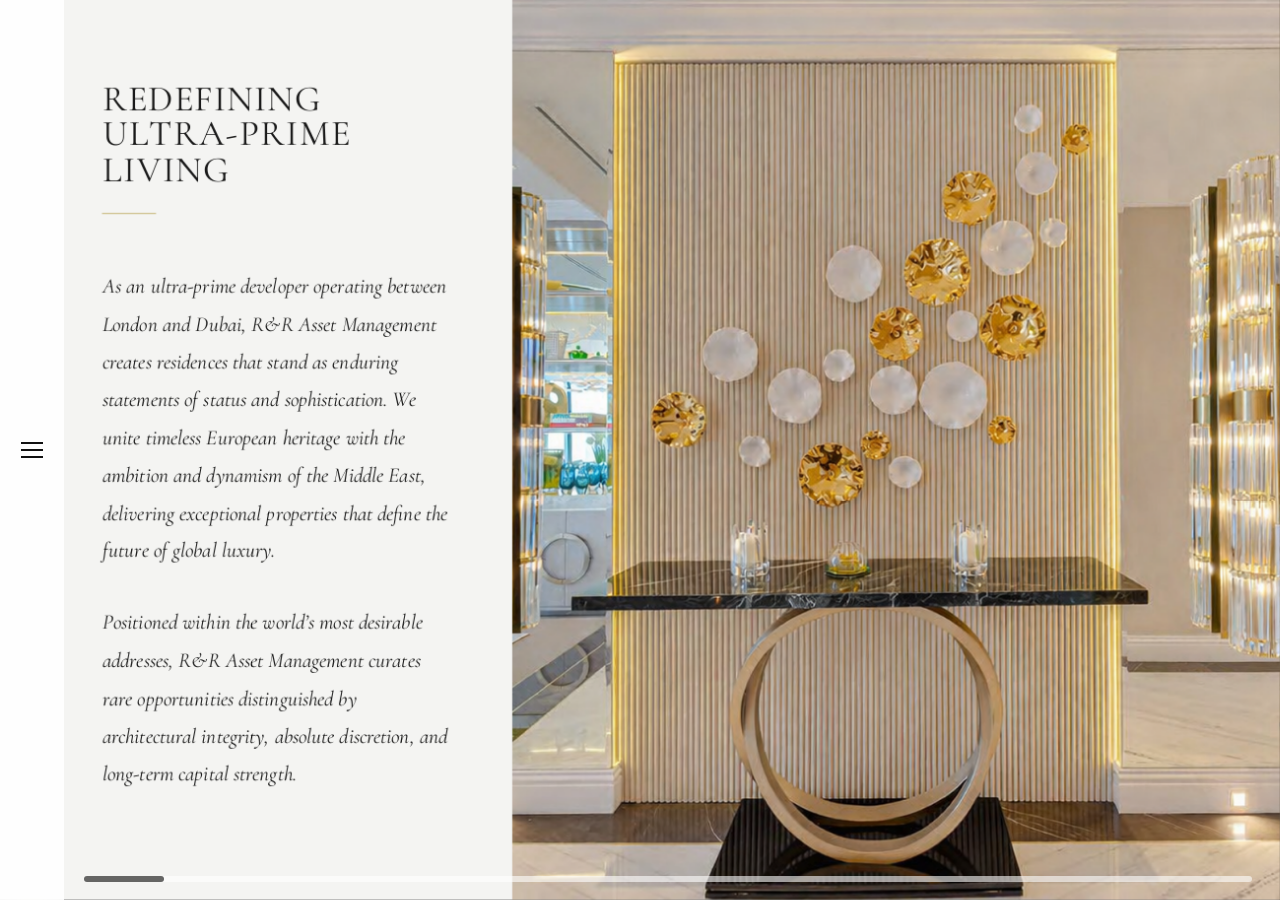
<file: il-primo.html>
<!doctype html>
<html lang="en">
<head>
<meta charset="utf-8" />
<meta name="viewport" content="width=device-width,initial-scale=1,viewport-fit=cover" />
<title>RR Asset Management — Ultra-Prime Living</title>

<link href="https://fonts.googleapis.com/css2?family=Cormorant+Garamond:ital,wght@0,300;0,400;0,500;1,300;1,400&family=Montserrat:wght@300;400;500&display=swap" rel="stylesheet">

<style>
*{margin:0;padding:0;box-sizing:border-box}
html,body{height:100%}

/* ================= VARIABLES ================= */
:root{
  --burgerW: clamp(52px, 5.5vw, 64px);
  --menuW: clamp(320px, 40vw, 420px);
  --endCardW: clamp(320px, 40vw, 420px);

  --sat: env(safe-area-inset-top, 0px);
  --sab: env(safe-area-inset-bottom, 0px);
  --sal: env(safe-area-inset-left, 0px);
  --sar: env(safe-area-inset-right, 0px);

  --vh: 1vh;
}

body{
  font-family:'Montserrat', sans-serif;
  background:#000;
  overflow:hidden;
  height: calc(var(--vh) * 100);
  overscroll-behavior:none;
  touch-action:pan-y;
}

.panel, .split, .split-left, .split-right, .menu, .menu-panel, .end-card, .end-left{ min-height:0; }

/* ================= PAGE APPEAR ================= */
.page-shell{
  opacity:0;
  transform:scale(1.015);
  transition:opacity 1.2s ease, transform 1.6s cubic-bezier(.22,1,.36,1);
  transform-origin:center center;
}
body.loaded .page-shell{
  opacity:1;
  transform:scale(1);
}

/* ================= LEFT BURGER STRIP ================= */
.side-bar{
  position:fixed;
  top:0;
  left:0;
  width: calc(var(--burgerW) + var(--sal));
  height: calc(var(--vh) * 100);
  display:flex;
  align-items:center;
  justify-content:center;
  z-index:200;
  cursor:pointer;
  opacity:1;
  pointer-events:auto;
}

.side-bar::before{
  content:"";
  position:absolute;
  inset:0;
  background:rgba(255,255,255,0.88);
  backdrop-filter: blur(10px);
  opacity:1;
  transition:background .35s ease;
  z-index:0;
}

.side-bar:hover::before{
  background:rgba(255,255,255,0.94);
}

.burger-lines{
  position:relative;
  z-index:2;
}

.burger-lines i{
  width:22px;
  height:2px;
  background:#111;
  display:block;
  position:relative;
}
.burger-lines i::before,
.burger-lines i::after{
  content:"";
  position:absolute;
  left:0;
  width:22px;
  height:2px;
  background:#111;
}
.burger-lines i::before{ top:-7px; }
.burger-lines i::after{ top:7px; }

/* ================= HORIZONTAL SCROLL AREA ================= */
.hwrap{
  position:relative;
  z-index:30;
  height: calc(var(--vh) * 100);
  width:100vw;
  overflow:hidden;
}
.htrack{
  height:100%;
  display:flex;
  will-change:transform;
  transform:translate3d(0,0,0);
  gap:0;
  align-items:stretch;
  position:relative;
  z-index:2;
}

/* ================= PANELS ================= */
.panel{
  flex:0 0 auto;
  height: calc(var(--vh) * 100);
  background:#000;
  position:relative;
  flex-shrink:0;
  overflow:hidden;
}

/* ================= COPY SLIDE ================= */
.panel--copy{
  flex:0 0 100vw;
  width:100vw;
  background:#f4f4f2;
}
.split{
  width:100%;
  height:100%;
  display:flex;
}

.split-left{
  flex:0 0 40%;
  padding: clamp(78px, 9vh, 120px) clamp(28px, 5vw, 70px)
           clamp(70px, 8vh, 110px) clamp(78px, 8vw, 140px);
  color:#1a1a1a;
  display:flex;
  flex-direction:column;
  justify-content:flex-start;
  width:100%;
  max-width:760px;
  max-height: calc(var(--vh) * 100);
  overflow:auto;
  -webkit-overflow-scrolling:touch;
  min-width:0;
}
.split-left::-webkit-scrollbar{ width:0; height:0; }
.split-left{ scrollbar-width:none; }

.aub-heading{
  font-family:'Cormorant Garamond', serif;
  line-height:0.98;
  margin-bottom:0;
  max-width:680px;
}
.aub-heading .small{
  display:block;
  font-style:normal;
  font-weight:400;
  font-size:clamp(36px, 2.6vw, 58px);
  text-transform:uppercase;
  letter-spacing:1.2px;
  color:#1a1a1a;
}
.aub-heading .big{
  display:block;
  font-style:normal;
  font-weight:400;
  font-size:clamp(36px, 2.8vw, 60px);
  text-transform:uppercase;
  letter-spacing:1.6px;
  color:#1a1a1a;
}

.aub-line{
  width:54px;
  height:1px;
  background:#c6b67a;
  margin:26px 0 54px 0;
}

.aub-text{
  font-family:'Cormorant Garamond', serif;
  color:#1a1a1a;
  width:100%;
  max-width:560px;
  font-size:clamp(21px, 1.35vw, 26px);
  line-height:1.8;
}
.aub-text .lead{
  font-style:italic;
  margin-bottom:34px;
}
.aub-text .body{
  font-style:italic;
  margin-bottom:0;
}

/* ================= RIGHT IMAGE ================= */
.split-right{
  flex:0 0 60%;
  position:relative;
  overflow:hidden;
  background:#f4f4f2;
  display:flex;
  align-items:stretch;
  justify-content:center;
  min-width:0;
}
.copy-hero{
  width:100%;
  height:100%;
  display:block;
  object-fit:cover;
  object-position:center;
  background:#f4f4f2;
}

/* ================= IMAGE PANELS ================= */
.panel--img{
  display:flex;
  align-items:stretch;
  justify-content:flex-start;
  background:#000;
}
.panel--img img{
  height: calc(var(--vh) * 100);
  width:auto;
  object-fit:contain;
  display:block;
}

/* ================= END SLIDE ================= */
.panel--end{
  height: calc(var(--vh) * 100);
  display:flex;
  align-items:stretch;
  justify-content:flex-end;
  background:#000;
  overflow:hidden;
}
.end-left{
  flex:1 1 auto;
  min-width:0;
  display:flex;
  align-items:stretch;
  justify-content:flex-end;
  overflow:hidden;
  background:#000;
}
.end-img{
  height:100%;
  width:100%;
  max-width:100%;
  object-fit:cover;
  object-position:center;
  display:block;
}
.end-card{
  flex:0 0 var(--endCardW);
  height:100%;
  background:#f4f4f2;
  display:flex;
  align-items:stretch;
  justify-content:center;
  border-left:1px solid rgba(0,0,0,0.08);
  padding:0;
}
.end-card .menu-panel{
  opacity:1 !important;
  transform:none !important;
  transition:none !important;
  overflow:auto !important;
  -webkit-overflow-scrolling:touch;
}
.end-card .menu-panel::-webkit-scrollbar{ width:0; height:0; }
.end-card .menu-panel{ scrollbar-width:none; }
.end-card .menu-address{ margin-top:-14px; }

/* ================= BOTTOM SLIDER ================= */
.nav-slider{
  position:fixed;
  left: calc(var(--burgerW) + var(--sal) + 20px);
  right: calc(28px + var(--sar));
  bottom: calc(14px + var(--sab));
  z-index:210;
  transition:opacity .25s ease;
}
.nav-slider input[type="range"]{
  width:100%;
  -webkit-appearance:none;
  appearance:none;
  height:6px;
  background:rgba(255,255,255,0.60);
  border-radius:999px;
  outline:none;
  touch-action:none;
}
.nav-slider input[type="range"]::-webkit-slider-thumb{
  -webkit-appearance:none;
  appearance:none;
  width: clamp(46px, 10vw, 80px);
  height:6px;
  border-radius:999px;
  background:rgba(0,0,0,0.60);
  cursor:pointer;
}
.nav-slider input[type="range"]::-moz-range-thumb{
  width: clamp(46px, 10vw, 80px);
  height:6px;
  border-radius:999px;
  background:rgba(0,0,0,0.60);
  cursor:pointer;
  border:none;
}

/* ================= MENU ================= */
.menu{
  position:fixed;
  top:0;
  left:0;
  height: calc(var(--vh) * 100);
  width: var(--menuW);
  background:#f4f4f2;
  z-index:250;
  transform:translateX(-100%);
  transition:transform 1.15s cubic-bezier(.77,0,.18,1);
  will-change:transform;
  padding-left: var(--sal);
}
.menu.open{ transform:translateX(0); }

.menu-panel{
  height:100%;
  position:relative;
  padding: 26px 46px 56px;
  display:flex;
  flex-direction:column;
  align-items:center;
  text-align:center;
  justify-content:flex-start;
  overflow:auto;
  -webkit-overflow-scrolling:touch;
  opacity:0;
  transform:translateY(10px);
  transition:opacity .9s ease, transform .9s ease;
  transition-delay:.2s;
}
.menu.open .menu-panel{ opacity:1; transform:translateY(0); }
.menu-panel::-webkit-scrollbar{ width:0; height:0; }
.menu-panel{ scrollbar-width:none; }

.back-arrow{
  position:absolute;
  left:26px;
  top:50%;
  transform:translateY(-50%);
  font-size:34px;
  line-height:1;
  cursor:pointer;
  color:#111;
  opacity:.95;
  user-select:none;
  -webkit-tap-highlight-color:transparent;
}

.menu-logo{ margin-top:6px; margin-bottom:6px; }
.menu-logo img{
  width:240px;
  height:auto;
  display:block;
  margin:0 auto 10px auto;
}

.menu-links{ margin-top:-6px; }
.menu-links a{
  display:block;
  font-family:'Cormorant Garamond', serif;
  font-size:22px;
  font-weight:400;
  margin:22px 0;
  text-decoration:none;
  color:#222;
  transition:opacity .25s ease;
}
.menu-links a:hover{ opacity:.65; }

.menu-divider{
  width:260px;
  height:1px;
  background:#c6b67a !important;
  opacity:1 !important;
  margin:34px 0 18px 0;
}

.menu-address{
  font-family:'Montserrat', sans-serif;
  font-weight:300;
  font-size:14px;
  line-height:1.8;
  color:#222;
  max-width:320px;
  letter-spacing:.4px;
  margin-top:0;
}

.menu-contact{
  margin-top:12px;
  font-size:13px;
  font-weight:400;
  letter-spacing:.2px;
}
.menu-contact a{ color:#222; text-decoration:none; }
.menu-contact a:hover{ opacity:.65; }
.menu-contact .dot{ padding:0 10px; opacity:.7; }

.menu-privacy{
  margin-top:12px;
  display:inline-block;
  font-family:'Montserrat', sans-serif;
  font-size:10px;
  letter-spacing:2px;
  text-transform:uppercase;
  color:#c6b67a;
  text-decoration:none;
}
.menu-privacy:hover{ opacity:.7; }

body.menu-open .hwrap{ pointer-events:none; }
body.menu-open .nav-slider{ pointer-events:none; opacity:.25; }

/* ================= RESPONSIVE ================= */
@media (max-width: 900px){
  .split{
    display:flex;
    flex-direction:row;
    width:100%;
    height:100%;
  }

  .split-left{
    flex:0 0 44%;
    max-width:none;
    min-height:100%;
    justify-content:flex-start;
    padding:
      calc(92px + var(--sat))
      20px
      calc(34px + var(--sab))
      calc(var(--burgerW) + var(--sal) + 18px);
  }

  .split-right{
    flex:0 0 56%;
    min-width:0;
    height:100%;
  }

  .aub-heading,
  .aub-text{
    max-width:none;
  }

  .aub-heading .small{
    font-size:20px;
    line-height:1.04;
    letter-spacing:1px;
  }

  .aub-heading .big{
    font-size:24px;
    line-height:1.02;
    letter-spacing:1px;
  }

  .aub-line{
    width:42px;
    margin:16px 0 24px 0;
  }

  .aub-text{
    font-size:15px;
    line-height:1.72;
  }

  .aub-text .lead{
    margin-bottom:22px;
  }

  .end-left{ display:none; }
  .end-card{ flex:0 0 100%; width:100%; }

  .nav-slider{
    left: calc(24px + var(--sal));
    right: calc(24px + var(--sar));
    bottom: calc(12px + var(--sab));
  }

  .menu{ width:min(420px, 92vw); }
  .menu-panel{ padding: calc(28px + var(--sat)) 28px calc(38px + var(--sab)); }

  body{
    touch-action: pan-x;
  }

  .side-bar{
    width: calc(44px + var(--sal));
  }

  .burger-lines i,
  .burger-lines i::before,
  .burger-lines i::after{
    width:20px;
  }
}

@media (max-width: 520px){
  .split-left{
    flex:0 0 46%;
    padding:
      calc(88px + var(--sat))
      18px
      calc(28px + var(--sab))
      calc(var(--burgerW) + var(--sal) + 14px);
  }

  .split-right{
    flex:0 0 54%;
  }

  .aub-heading .small{
    font-size:18px;
    line-height:1.04;
    letter-spacing:.9px;
  }

  .aub-heading .big{
    font-size:22px;
    line-height:1.03;
    letter-spacing:.9px;
  }

  .aub-text{
    font-size:14px;
    line-height:1.68;
  }

  .aub-line{
    width:38px;
    margin:14px 0 20px 0;
  }

  .aub-text .lead{
    margin-bottom:18px;
  }
}
</style>
</head>

<body>

<!-- Burger -->
<div class="side-bar" id="burger" aria-label="Open menu">
  <div class="burger-lines"><i></i></div>
</div>

<div class="page-shell">

  <!-- Bottom slider -->
  <div class="nav-slider" aria-label="Slide navigation">
    <input id="navSlider" type="range" min="0" max="1000" step="0.1" value="0">
  </div>

  <!-- Horizontal panels -->
  <div class="hwrap">
    <div class="htrack" id="track">

      <section class="panel panel--copy">
        <div class="split">
          <div class="split-left">
            <div class="aub-heading">
              <span class="small">REDEFINING</span>
              <span class="big">ULTRA-PRIME LIVING</span>
            </div>

            <div class="aub-line"></div>

            <div class="aub-text">
              <p class="lead">
                As an ultra-prime developer operating between London and Dubai, R&amp;R Asset Management creates residences that stand as enduring statements of status and sophistication. We unite timeless European heritage with the ambition and dynamism of the Middle East, delivering exceptional properties that define the future of global luxury.
              </p>

              <p class="body">
                Positioned within the world’s most desirable addresses, R&amp;R Asset Management curates rare opportunities distinguished by architectural integrity, absolute discretion, and long-term capital strength.
              </p>
            </div>
          </div>

          <div class="split-right">
            <img class="copy-hero" src="./primoone.png" alt="Ultra-prime living hero">
          </div>
        </div>
      </section>

      <section class="panel panel--img">
        <img src="./primotwo.png" alt="Property image 2">
      </section>

      <section class="panel panel--img">
        <img src="./primothree.png" alt="Property image 3">
      </section>

      <section class="panel panel--end">
        <div class="end-left">
          <img class="end-img" src="./primofour.png" alt="Final property image">
        </div>

        <div class="end-card">
          <div class="menu-panel">
            <div class="menu-logo">
              <img src="./logotwo.png" alt="RR Asset Management Logo">
            </div>

            <nav class="menu-links">
              <a href="index.html">Home</a>
              <a href="expertise.html">Expertise</a>
              <a href="interior-projects.html">Portfolio Selection</a>
            </nav>

            <div class="menu-divider"></div>

            <div class="menu-address">
              Sun House, 428 Long Drive,<br>
              Greenford, UB6 8UH

              <div class="menu-contact">
                <span>+44 (0) 20 8575 3700</span>
                <span class="dot">|</span>
                <a href="mailto:info@rrassets.co.uk">info@rrassets.co.uk</a>
              </div>

              <a class="menu-privacy" href="privacy.html">Privacy Policy</a>
            </div>
          </div>
        </div>
      </section>

    </div>
  </div>

</div>

<!-- Sliding menu -->
<div class="menu" id="menu" aria-label="Menu">
  <div class="menu-panel">

    <div class="back-arrow" id="closeMenu" aria-label="Close menu">←</div>

    <div class="menu-logo">
      <img src="./logotwo.png" alt="RR Asset Management Logo">
    </div>

    <nav class="menu-links">
      <a href="index.html">Home</a>
      <a href="expertise.html">Expertise</a>
      <a href="interior-projects.html">Portfolio Selection</a>
    </nav>

    <div class="menu-divider"></div>

    <div class="menu-address">
      Sun House, 428 Long Drive,<br>
      Greenford, UB6 8UH

      <div class="menu-contact">
        <span>+44 (0) 20 8575 3700</span>
        <span class="dot">|</span>
        <a href="mailto:info@rrassets.co.uk">info@rrassets.co.uk</a>
      </div>

      <a class="menu-privacy" href="privacy.html">Privacy Policy</a>
    </div>

  </div>
</div>

<script>
/* ===== 100vh FIX ===== */
function setVH(){
  const vh = window.innerHeight * 0.01;
  document.documentElement.style.setProperty('--vh', `${vh}px`);
}
setVH();
window.addEventListener('resize', setVH);
window.addEventListener('orientationchange', setVH);

/* ===== PAGE APPEAR ===== */
window.addEventListener("load", ()=>{
  requestAnimationFrame(()=>{
    document.body.classList.add("loaded");
    refreshAll();
  });
});

/* ===== MENU ===== */
const menu = document.getElementById("menu");
const burger = document.getElementById("burger");
const closeMenu = document.getElementById("closeMenu");

function openMenu(){
  menu.classList.add("open");
  document.body.classList.add("menu-open");
}
function closeMenuFn(){
  menu.classList.remove("open");
  document.body.classList.remove("menu-open");
}
burger.addEventListener("click", openMenu);
closeMenu.addEventListener("click", closeMenuFn);
document.addEventListener("keydown", (e)=>{
  if(e.key === "Escape") closeMenuFn();
});

/* ===== HORIZONTAL SCROLL ===== */
const track = document.getElementById("track");
const navSlider = document.getElementById("navSlider");

let panels = Array.from(track.querySelectorAll(".panel"));
let currentX = 0;
let targetX = 0;
let isUserSliding = false;
let isDown = false;
let startX = 0;
let startTarget = 0;
let rafStarted = false;

let lastPointerX = 0;
let lastPointerTime = 0;
let velocityX = 0;

const isMobile = () => window.innerWidth <= 900;

function clamp(v, min, max){
  return Math.max(min, Math.min(max, v));
}

function setPanelWidths(){
  const vhPx = window.innerHeight;

  const copyPanels = Array.from(track.querySelectorAll(".panel--copy"));
  copyPanels.forEach(panel=>{
    let panelW = window.innerWidth;

    if(window.innerWidth <= 900){
      panelW = Math.round(window.innerWidth * 1.35);
    }

    panel.style.flex = `0 0 ${panelW}px`;
    panel.style.width = `${panelW}px`;
  });

  const imgPanels = Array.from(track.querySelectorAll(".panel--img"));
  imgPanels.forEach(panel=>{
    const img = panel.querySelector("img");
    if(!img) return;

    const apply = ()=>{
      const nw = img.naturalWidth || 0;
      const nh = img.naturalHeight || 0;
      if(!nw || !nh) return;

      const ratio = nw / nh;
      const w = Math.max(240, Math.round(ratio * vhPx));
      panel.style.flex = `0 0 ${w}px`;
      panel.style.width = `${w}px`;
    };

    if(img.complete && img.naturalWidth) apply();
    else img.addEventListener("load", apply, { once:true });
  });

  const endPanel = track.querySelector(".panel--end");
  if(endPanel){
    const endCard = endPanel.querySelector(".end-card");
    const endLeft = endPanel.querySelector(".end-left");
    const endImg = endPanel.querySelector(".end-img");

    const applyEnd = ()=>{
      const cardW = Math.ceil(endCard.getBoundingClientRect().width);

      if(window.innerWidth <= 900){
        endPanel.style.flex = `0 0 ${window.innerWidth}px`;
        endPanel.style.width = `${window.innerWidth}px`;

        if(endLeft){
          endLeft.style.flex = `0 0 0px`;
          endLeft.style.width = `0px`;
        }
        return;
      }

      let imgW = 0;
      if(endImg && endImg.naturalWidth && endImg.naturalHeight){
        imgW = Math.max(240, Math.round((endImg.naturalWidth / endImg.naturalHeight) * vhPx));
      }

      const total = imgW + cardW;
      endPanel.style.flex = `0 0 ${total}px`;
      endPanel.style.width = `${total}px`;

      if(endLeft){
        endLeft.style.flex = `0 0 ${imgW}px`;
        endLeft.style.width = `${imgW}px`;
      }
    };

    if(endImg && endImg.complete && endImg.naturalWidth) applyEnd();
    else if(endImg) endImg.addEventListener("load", applyEnd, { once:true });
    else applyEnd();
  }

  panels = Array.from(track.querySelectorAll(".panel"));
}

function totalWidth(){
  return panels.reduce((sum, p) => sum + p.offsetWidth, 0);
}

function maxScroll(){
  return Math.max(0, totalWidth() - window.innerWidth);
}

function updateSliderFromX(){
  const maxS = maxScroll();
  if(isUserSliding) return;

  const ratio = maxS === 0 ? 0 : (currentX / maxS);
  navSlider.value = String(ratio * 1000);
}

function raf(){
  rafStarted = true;

  const ease = isMobile() ? 0.45 : 0.065;
  currentX += (targetX - currentX) * ease;

  if(Math.abs(targetX - currentX) < 0.08){
    currentX = targetX;
  }

  track.style.transform = `translate3d(${-currentX}px,0,0)`;
  updateSliderFromX();
  requestAnimationFrame(raf);
}

/* wheel */
window.addEventListener("wheel", (e)=>{
  if(document.body.classList.contains("menu-open")) return;
  targetX = clamp(targetX + e.deltaY * 0.9, 0, maxScroll());
},{passive:true});

/* drag / touch */
function pointerDown(x){
  if(document.body.classList.contains("menu-open")) return;
  isDown = true;
  startX = x;
  startTarget = targetX;
  lastPointerX = x;
  lastPointerTime = performance.now();
  velocityX = 0;
}

function pointerMove(x){
  if(!isDown) return;

  const now = performance.now();
  const dx = x - startX;

  if(isMobile()){
    targetX = clamp(startTarget - dx * 3.2, 0, maxScroll());
  } else {
    targetX = clamp(startTarget - dx, 0, maxScroll());
  }

  const moveDx = x - lastPointerX;
  const dt = now - lastPointerTime;

  if(dt > 0){
    velocityX = moveDx / dt;
  }

  lastPointerX = x;
  lastPointerTime = now;
}

function pointerUp(){
  if(!isDown) return;
  isDown = false;

  if(isMobile()){
    targetX = clamp(targetX - velocityX * 850, 0, maxScroll());
  }
}

window.addEventListener("mousedown", (e)=>pointerDown(e.clientX));
window.addEventListener("mousemove", (e)=>pointerMove(e.clientX));
window.addEventListener("mouseup", pointerUp);

window.addEventListener("touchstart", (e)=>{
  if(!e.touches.length) return;
  pointerDown(e.touches[0].clientX);
},{passive:true});

window.addEventListener("touchmove", (e)=>{
  if(!e.touches.length) return;
  pointerMove(e.touches[0].clientX);
},{passive:true});

window.addEventListener("touchend", pointerUp);
window.addEventListener("touchcancel", pointerUp);

/* slider */
function sliderToTarget(){
  const maxS = maxScroll();
  const ratio = Number(navSlider.value) / 1000;
  targetX = clamp(ratio * maxS, 0, maxS);
}

navSlider.addEventListener("pointerdown", ()=>{
  isUserSliding = true;
});

navSlider.addEventListener("input", ()=>{
  if(!isUserSliding) return;
  sliderToTarget();
});

navSlider.addEventListener("pointerup", ()=>{
  sliderToTarget();
  isUserSliding = false;
});

navSlider.addEventListener("pointercancel", ()=>{
  isUserSliding = false;
});

navSlider.addEventListener("change", ()=>{
  if(isUserSliding) sliderToTarget();
});

/* init */
function refreshAll(){
  setVH();
  setPanelWidths();
  targetX = clamp(targetX, 0, maxScroll());
  currentX = clamp(currentX, 0, maxScroll());
  updateSliderFromX();
}

window.addEventListener("resize", refreshAll);
window.addEventListener("orientationchange", refreshAll);

document.addEventListener("DOMContentLoaded", ()=>{
  refreshAll();
  if(!rafStarted) raf();
});
</script>

</body>
</html>
</file>
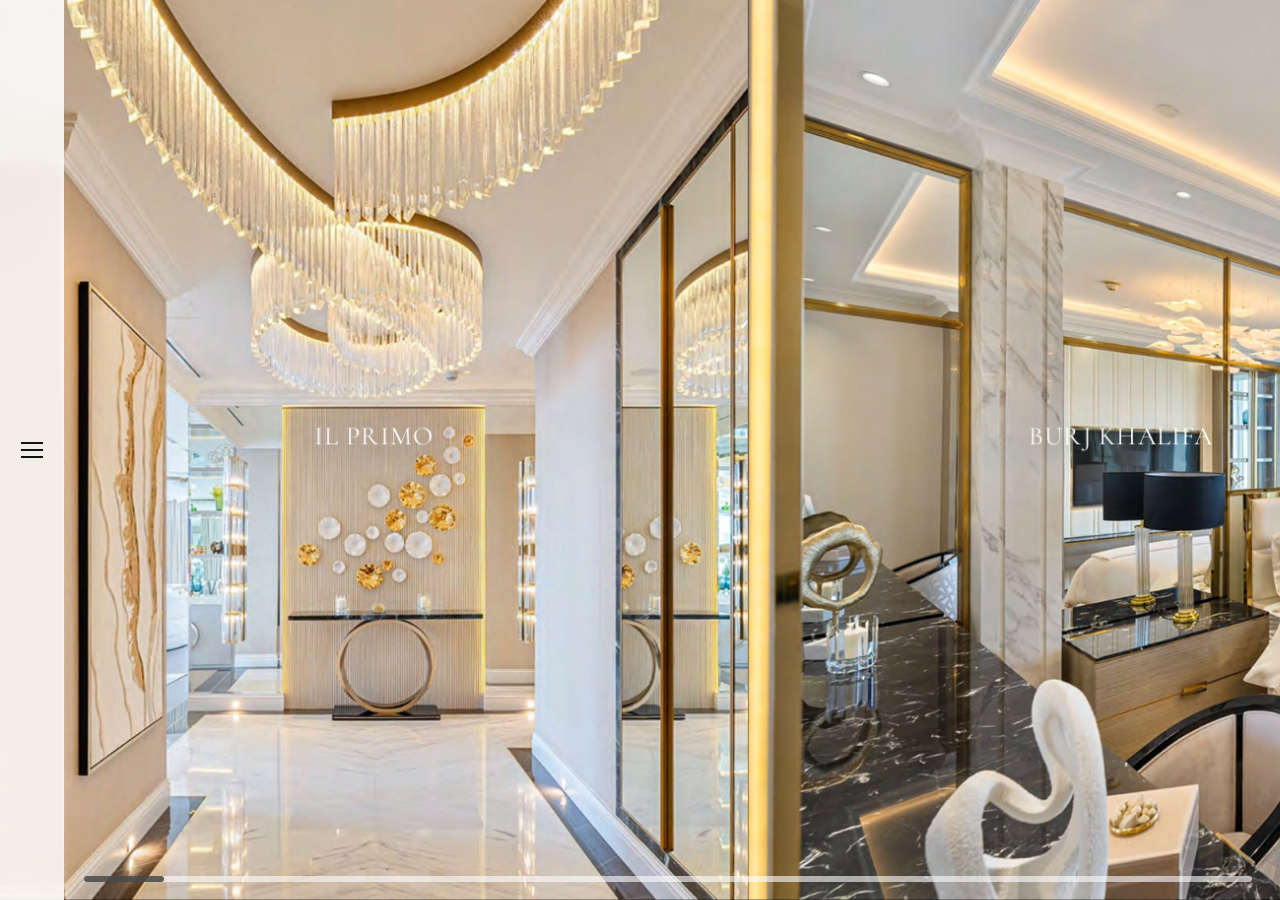
<file: interior-projects.html>
<!doctype html>
<html lang="en">
<head>
<meta charset="utf-8" />
<meta name="viewport" content="width=device-width,initial-scale=1,viewport-fit=cover" />
<title>RR Asset Management — Interior Projects</title>

<link href="https://fonts.googleapis.com/css2?family=Cormorant+Garamond:wght@300;400;500&family=Montserrat:wght@300;400&display=swap" rel="stylesheet">

<style>
*{margin:0;padding:0;box-sizing:border-box}
html,body{height:100%}

/* ================= VARIABLES ================= */
:root{
  --burgerW: clamp(52px, 5.5vw, 64px);
  --menuW: clamp(320px, 40vw, 420px);
  --endCardW: clamp(320px, 40vw, 420px);

  --sat: env(safe-area-inset-top, 0px);
  --sab: env(safe-area-inset-bottom, 0px);
  --sal: env(safe-area-inset-left, 0px);
  --sar: env(safe-area-inset-right, 0px);

  --vh: 1vh;
}

body{
  font-family:'Montserrat', sans-serif;
  background:#000;
  overflow:hidden;
  height: calc(var(--vh) * 100);
  overscroll-behavior:none;
  touch-action:pan-y;
}

/* ================= PAGE APPEAR ================= */
.page-shell{
  opacity:0;
  transform:scale(1.015);
  transition:opacity 1.2s ease, transform 1.6s cubic-bezier(.22,1,.36,1);
  transform-origin:center center;
}
body.loaded .page-shell{
  opacity:1;
  transform:scale(1);
}

/* ================= LEFT BURGER STRIP ================= */
.side-bar{
  position:fixed;
  top:0;
  left:0;
  width: calc(var(--burgerW) + var(--sal));
  height: calc(var(--vh) * 100);
  display:flex;
  align-items:center;
  justify-content:center;
  z-index:200;
  cursor:pointer;
  opacity:1;
  pointer-events:auto;
}

.side-bar::before{
  content:"";
  position:absolute;
  inset:0;
  background:rgba(255,255,255,0.88);
  backdrop-filter: blur(10px);
  opacity:1;
  transition:background .35s ease;
  z-index:0;
}

.side-bar:hover::before{
  background:rgba(255,255,255,0.94);
}

.burger-lines{
  position:relative;
  z-index:2;
}

.burger-lines i{
  width:22px;
  height:2px;
  background:#111;
  display:block;
  position:relative;
}
.burger-lines i::before,
.burger-lines i::after{
  content:"";
  position:absolute;
  left:0;
  width:22px;
  height:2px;
  background:#111;
}
.burger-lines i::before{ top:-7px; }
.burger-lines i::after{ top:7px; }

/* ================= HORIZONTAL SCROLL AREA ================= */
.hwrap{
  position:relative;
  z-index:30;
  height: calc(var(--vh) * 100);
  width:100vw;
  overflow:hidden;
}
.htrack{
  height:100%;
  display:flex;
  will-change:transform;
  transform:translate3d(0,0,0);
  gap:0;
  align-items:stretch;
  position:relative;
  z-index:2;
}

/* ================= PANELS ================= */
.panel{
  flex:0 0 auto;
  flex-shrink:0;
  height: calc(var(--vh) * 100);
  position:relative;
  overflow:hidden;
}

/* ================= TILE PANELS ================= */
.panel--tile{
  flex:0 0 auto;
  width:auto;
  position:relative;
  display:flex;
  align-items:stretch;
  justify-content:flex-start;
  background:#000;
  overflow:hidden;
}
.panel--tile img{
  height: calc(var(--vh) * 100);
  width:auto;
  object-fit:contain;
  display:block;
}

/* Overlay */
.tile-overlay{
  position:absolute;
  inset:0;
  display:flex;
  align-items:center;
  justify-content:center;
  text-align:center;
  pointer-events:none;
}
.tile-inner{
  transform:translateY(6px);
  opacity:1;
  transition:transform .35s ease;
}
.tile-title{
  font-family:'Cormorant Garamond', serif;
  font-weight:400;
  color:#fff;
  font-size:26px;
  letter-spacing:1px;
  text-transform:uppercase;
  text-shadow:0 6px 28px rgba(0,0,0,.45);
}
.tile-line{
  width:120px;
  height:1px;
  background:rgba(198,182,122,.95);
  margin:14px auto 12px auto;
  opacity:0;
  transform:scaleX(.7);
  transform-origin:center;
  transition:opacity .35s ease, transform .35s ease;
}
.tile-cta{
  font-family:'Montserrat', sans-serif;
  font-size:12px;
  letter-spacing:2.6px;
  text-transform:uppercase;
  color:rgba(255,255,255,.92);
  opacity:0;
  transition:opacity .35s ease;
}

.panel--tile::after{
  content:"";
  position:absolute;
  inset:0;
  background:rgba(0,0,0,0);
  transition:background .35s ease;
  pointer-events:none;
}
.panel--tile:hover::after{ background:rgba(0,0,0,.35); }
.panel--tile:hover .tile-line{ opacity:1; transform:scaleX(1); }
.panel--tile:hover .tile-cta{ opacity:1; }
.panel--tile:hover .tile-inner{ transform:translateY(0); }

.tile-link{
  position:absolute;
  inset:0;
  z-index:5;
  text-indent:-9999px;
}

/* ================= END SLIDE ================= */
.panel--end-only{
  flex:0 0 auto;
  width:auto;
  height: calc(var(--vh) * 100);
  display:flex;
  align-items:stretch;
  justify-content:flex-start;
  background:transparent;
  overflow:hidden;
}

.end-card{
  flex:0 0 var(--endCardW);
  height:100%;
  background:#f4f4f2;
  display:flex;
  align-items:stretch;
  justify-content:center;
  border-left:1px solid rgba(0,0,0,0.08);
  padding:0;
}
.end-card .menu-panel{
  opacity:1 !important;
  transform:none !important;
  transition:none !important;
  overflow:auto !important;
  -webkit-overflow-scrolling:touch;
}
.end-card .menu-panel::-webkit-scrollbar{ width:0; height:0; }
.end-card .menu-panel{ scrollbar-width:none; }
.end-card .menu-address{ margin-top:-14px; }

/* ================= BOTTOM THIN SLIDER ================= */
.nav-slider{
  position:fixed;
  left: calc(var(--burgerW) + var(--sal) + 20px);
  right: calc(28px + var(--sar));
  bottom: calc(14px + var(--sab));
  z-index:210;
  transition:opacity .25s ease;
}
.nav-slider input[type="range"]{
  width:100%;
  -webkit-appearance:none;
  appearance:none;
  height:6px;
  background:rgba(255,255,255,0.60);
  border-radius:999px;
  outline:none;
  touch-action:none;
}
.nav-slider input[type="range"]::-webkit-slider-thumb{
  -webkit-appearance:none;
  appearance:none;
  width: clamp(46px, 10vw, 80px);
  height:6px;
  border-radius:999px;
  background:rgba(0,0,0,0.60);
  cursor:pointer;
}
.nav-slider input[type="range"]::-moz-range-thumb{
  width: clamp(46px, 10vw, 80px);
  height:6px;
  border-radius:999px;
  background:rgba(0,0,0,0.60);
  cursor:pointer;
  border:none;
}

/* ================= MENU ================= */
.menu{
  position:fixed;
  top:0;
  left:0;
  height: calc(var(--vh) * 100);
  width: var(--menuW);
  background:#f4f4f2;
  z-index:250;
  transform:translateX(-100%);
  transition:transform 1.15s cubic-bezier(.77,0,.18,1);
  will-change:transform;
  padding-left: var(--sal);
}
.menu.open{ transform:translateX(0); }

.menu-panel{
  height:100%;
  position:relative;
  padding: 26px 46px 56px;
  display:flex;
  flex-direction:column;
  align-items:center;
  text-align:center;
  justify-content:flex-start;
  overflow:auto;
  -webkit-overflow-scrolling: touch;
  opacity:0;
  transform:translateY(10px);
  transition:opacity .9s ease, transform .9s ease;
  transition-delay:.2s;
}
.menu.open .menu-panel{ opacity:1; transform:translateY(0); }
.menu-panel::-webkit-scrollbar{ width:0; height:0; }
.menu-panel{ scrollbar-width:none; }

.back-arrow{
  position:absolute;
  left:26px;
  top:50%;
  transform:translateY(-50%);
  font-size:34px;
  line-height:1;
  cursor:pointer;
  color:#111;
  opacity:.95;
  user-select:none;
  -webkit-tap-highlight-color:transparent;
}

.menu-logo{ margin-top:6px; margin-bottom:6px; }

.menu-logo img{
  width:240px;
  height:auto;
  display:block;
  margin:0 auto 10px auto;
}

.menu-links{ margin-top:-6px; }

.menu-links a{
  display:block;
  font-family:'Cormorant Garamond', serif;
  font-size:22px;
  font-weight:400;
  margin:22px 0;
  text-decoration:none;
  color:#222;
  transition:opacity .25s ease;
}
.menu-links a:hover{ opacity:.65; }

.menu-divider{
  width:260px;
  height:1px;
  background:#c6b67a !important;
  opacity:1 !important;
  margin:34px 0 18px 0;
}

.menu-address{
  font-family:'Montserrat', sans-serif;
  font-weight:300;
  font-size:14px;
  line-height:1.8;
  color:#222;
  max-width:320px;
  letter-spacing:.4px;
  margin-top:0;
}

.menu-contact{
  margin-top:12px;
  font-size:13px;
  font-weight:400;
  letter-spacing:.2px;
}
.menu-contact a{ color:#222; text-decoration:none; }
.menu-contact a:hover{ opacity:.65; }
.menu-contact .dot{ padding:0 10px; opacity:.7; }

.menu-privacy{
  margin-top:12px;
  display:inline-block;
  font-family:'Montserrat', sans-serif;
  font-size:10px;
  letter-spacing:2px;
  text-transform:uppercase;
  color:#c6b67a;
  text-decoration:none;
}
.menu-privacy:hover{ opacity:.7; }

body.menu-open .hwrap{ pointer-events:none; }
body.menu-open .nav-slider{ pointer-events:none; opacity:.25; }

/* ================= RESPONSIVE ================= */
@media (max-width: 900px){
  .end-card{ flex:0 0 100%; width:100%; }

  .nav-slider{
    left: calc(24px + var(--sal));
    right: calc(24px + var(--sar));
    bottom: calc(12px + var(--sab));
  }

  .menu{ width:min(420px, 92vw); }
  .menu-panel{ padding: calc(28px + var(--sat)) 28px calc(38px + var(--sab)); }

  body{
    touch-action: pan-x;
  }

  .side-bar{
    width: calc(44px + var(--sal));
  }

  .burger-lines i,
  .burger-lines i::before,
  .burger-lines i::after{
    width:20px;
  }
}
</style>
</head>

<body>

<!-- Burger -->
<div class="side-bar" id="burger" aria-label="Open menu">
  <div class="burger-lines"><i></i></div>
</div>

<div class="page-shell">

  <!-- Bottom slider -->
  <div class="nav-slider" aria-label="Slide navigation">
    <input id="navSlider" type="range" min="0" max="1000" step="0.1" value="0">
  </div>

  <!-- Horizontal panels -->
  <div class="hwrap">
    <div class="htrack" id="track">

      <section class="panel panel--tile">
        <a class="tile-link" href="https://rrasset.github.io/RRASSETMANAGEMENT/il-primo.html" aria-label="View project 1">View project</a>
        <img src="./interiorprojectone.png" alt="Interior Project 1">
        <div class="tile-overlay"><div class="tile-inner">
          <div class="tile-title">IL PRIMO</div>
          <div class="tile-line"></div>
          <div class="tile-cta">VIEW PROJECT</div>
        </div></div>
      </section>

      <section class="panel panel--tile">
        <a class="tile-link" href="https://rrasset.github.io/RRASSETMANAGEMENT/burj-khalifa.html" aria-label="View project 2">View project</a>
        <img src="./interiorprojecttwo.png" alt="Interior Project 2">
        <div class="tile-overlay"><div class="tile-inner">
          <div class="tile-title">BURJ KHALIFA</div>
          <div class="tile-line"></div>
          <div class="tile-cta">VIEW PROJECT</div>
        </div></div>
      </section>

      <section class="panel panel--tile">
        <a class="tile-link" href="https://rrasset.github.io/RRASSETMANAGEMENT/paramount.html" aria-label="View project 3">View project</a>
        <img src="./interiorprojectthree.png" alt="Interior Project 3">
        <div class="tile-overlay"><div class="tile-inner">
          <div class="tile-title">PARAMOUNT</div>
          <div class="tile-line"></div>
          <div class="tile-cta">VIEW PROJECT</div>
        </div></div>
      </section>

      <section class="panel panel--tile">
        <a class="tile-link" href="https://rrasset.github.io/RRASSETMANAGEMENT/charles-street.html" aria-label="View project 4">View project</a>
        <img src="./interiorprojectfour.png" alt="Interior Project 4">
        <div class="tile-overlay"><div class="tile-inner">
          <div class="tile-title">CHARLES STREET</div>
          <div class="tile-line"></div>
          <div class="tile-cta">VIEW PROJECT</div>
        </div></div>
      </section>

      <section class="panel panel--tile">
        <a class="tile-link" href="https://rrasset.github.io/RRASSETMANAGEMENT/west-london-business-park.html" aria-label="View project 5">View project</a>
        <img src="./interiorprojectfive.png" alt="Interior Project 5">
        <div class="tile-overlay"><div class="tile-inner">
          <div class="tile-title">WEST LONDON BUSINESS PARK</div>
          <div class="tile-line"></div>
          <div class="tile-cta">VIEW PROJECT</div>
        </div></div>
      </section>

      <section class="panel panel--end-only">
        <div class="end-card">
          <div class="menu-panel">
            <div class="menu-logo">
              <img src="./logotwo.png" alt="RR Asset Management Logo">
            </div>

            <nav class="menu-links">
              <a href="index.html">Home</a>
              <a href="expertise.html">Expertise</a>
              <a href="interior-projects.html" aria-current="page">Portfolio Selection</a>
            </nav>

            <div class="menu-divider"></div>

            <div class="menu-address">
              Sun House, 428 Long Drive,<br>
              Greenford, UB6 8UH

              <div class="menu-contact">
                <span>+44 (0) 20 8575 3700</span>
                <span class="dot">|</span>
                <a href="mailto:info@rrassets.co.uk">info@rrassets.co.uk</a>
              </div>

              <a class="menu-privacy" href="privacy.html">Privacy Policy</a>
            </div>
          </div>
        </div>
      </section>

    </div>
  </div>

</div>

<!-- Sliding menu -->
<div class="menu" id="menu" aria-label="Menu">
  <div class="menu-panel">

    <div class="back-arrow" id="closeMenu" aria-label="Close menu">←</div>

    <div class="menu-logo">
      <img src="./logotwo.png" alt="RR Asset Management Logo">
    </div>

    <nav class="menu-links">
      <a href="index.html">Home</a>
      <a href="expertise.html">Expertise</a>
      <a href="interior-projects.html" aria-current="page">Portfolio Selection</a>
    </nav>

    <div class="menu-divider"></div>

    <div class="menu-address">
      Sun House, 428 Long Drive,<br>
      Greenford, UB6 8UH

      <div class="menu-contact">
        <span>+44 (0) 20 8575 3700</span>
        <span class="dot">|</span>
        <a href="mailto:info@rrassets.co.uk">info@rrassets.co.uk</a>
      </div>

      <a class="menu-privacy" href="privacy.html">Privacy Policy</a>
    </div>

  </div>
</div>

<script>
/* ===== 100vh FIX ===== */
function setVH(){
  const vh = window.innerHeight * 0.01;
  document.documentElement.style.setProperty('--vh', `${vh}px`);
}
setVH();
window.addEventListener('resize', setVH);
window.addEventListener('orientationchange', setVH);

/* ===== PAGE APPEAR ===== */
window.addEventListener("load", ()=>{
  requestAnimationFrame(()=>{
    document.body.classList.add("loaded");
    refreshAll();
  });
});

/* ===== MENU ===== */
const menu = document.getElementById("menu");
const burger = document.getElementById("burger");
const closeMenu = document.getElementById("closeMenu");

function openMenu(){
  menu.classList.add("open");
  document.body.classList.add("menu-open");
}
function closeMenuFn(){
  menu.classList.remove("open");
  document.body.classList.remove("menu-open");
}
burger.addEventListener("click", openMenu);
closeMenu.addEventListener("click", closeMenuFn);
document.addEventListener("keydown", (e)=>{
  if(e.key === "Escape") closeMenuFn();
});

/* ===== HORIZONTAL SCROLL ===== */
const track = document.getElementById("track");
const navSlider = document.getElementById("navSlider");

let panels = Array.from(track.querySelectorAll(".panel"));
let currentX = 0;
let targetX = 0;
let isUserSliding = false;
let isDown = false;
let startX = 0;
let startTarget = 0;
let rafStarted = false;

let lastPointerX = 0;
let lastPointerTime = 0;
let velocityX = 0;

const isMobile = () => window.innerWidth <= 900;

function clamp(v, min, max){
  return Math.max(min, Math.min(max, v));
}

function setPanelWidths(){
  const vhPx = window.innerHeight;

  const tiles = Array.from(track.querySelectorAll(".panel--tile"));
  tiles.forEach(panel=>{
    const img = panel.querySelector("img");
    if(!img) return;

    const apply = ()=>{
      const nw = img.naturalWidth || 0;
      const nh = img.naturalHeight || 0;
      if(!nw || !nh) return;

      const ratio = nw / nh;
      const w = Math.max(240, Math.round(ratio * vhPx));
      panel.style.flex = `0 0 ${w}px`;
      panel.style.width = `${w}px`;
    };

    if(img.complete && img.naturalWidth) apply();
    else img.addEventListener("load", apply, { once:true });
  });

  const endOnly = track.querySelector(".panel--end-only");
  if(endOnly){
    const endCard = endOnly.querySelector(".end-card");

    const applyEndOnly = ()=>{
      let cardW = Math.ceil(endCard.getBoundingClientRect().width);

      if(window.innerWidth <= 900){
        cardW = window.innerWidth;
      }

      endOnly.style.flex = `0 0 ${cardW}px`;
      endOnly.style.width = `${cardW}px`;
    };

    applyEndOnly();
    requestAnimationFrame(applyEndOnly);
  }

  panels = Array.from(track.querySelectorAll(".panel"));
}

function totalWidth(){
  return panels.reduce((sum, p) => sum + p.offsetWidth, 0);
}
function maxScroll(){
  return Math.max(0, totalWidth() - window.innerWidth);
}

function updateSliderFromX(){
  const maxS = maxScroll();
  if(isUserSliding) return;

  const ratio = maxS === 0 ? 0 : (currentX / maxS);
  navSlider.value = String(ratio * 1000);
}

function raf(){
  rafStarted = true;

  const ease = isMobile() ? 0.45 : 0.065;
  currentX += (targetX - currentX) * ease;

  if(Math.abs(targetX - currentX) < 0.08){
    currentX = targetX;
  }

  track.style.transform = `translate3d(${-currentX}px,0,0)`;
  updateSliderFromX();
  requestAnimationFrame(raf);
}

/* wheel */
window.addEventListener("wheel", (e)=>{
  if(document.body.classList.contains("menu-open")) return;
  targetX = clamp(targetX + e.deltaY * 0.9, 0, maxScroll());
},{passive:true});

/* drag / touch */
function pointerDown(x){
  if(document.body.classList.contains("menu-open")) return;
  isDown = true;
  startX = x;
  startTarget = targetX;
  lastPointerX = x;
  lastPointerTime = performance.now();
  velocityX = 0;
}

function pointerMove(x){
  if(!isDown) return;

  const now = performance.now();
  const dx = x - startX;

  if(isMobile()){
    targetX = clamp(startTarget - dx * 3.2, 0, maxScroll());
  } else {
    targetX = clamp(startTarget - dx, 0, maxScroll());
  }

  const moveDx = x - lastPointerX;
  const dt = now - lastPointerTime;

  if(dt > 0){
    velocityX = moveDx / dt;
  }

  lastPointerX = x;
  lastPointerTime = now;
}

function pointerUp(){
  if(!isDown) return;
  isDown = false;

  if(isMobile()){
    targetX = clamp(targetX - velocityX * 850, 0, maxScroll());
  }
}

window.addEventListener("mousedown",(e)=>pointerDown(e.clientX));
window.addEventListener("mousemove",(e)=>pointerMove(e.clientX));
window.addEventListener("mouseup",pointerUp);

window.addEventListener("touchstart",(e)=>{
  if(!e.touches.length) return;
  pointerDown(e.touches[0].clientX);
},{passive:true});

window.addEventListener("touchmove",(e)=>{
  if(!e.touches.length) return;
  pointerMove(e.touches[0].clientX);
},{passive:true});

window.addEventListener("touchend",pointerUp);
window.addEventListener("touchcancel",pointerUp);

/* slider */
function sliderToTarget(){
  const maxS = maxScroll();
  const ratio = Number(navSlider.value) / 1000;
  targetX = clamp(ratio * maxS, 0, maxS);
}
navSlider.addEventListener("pointerdown", ()=>{
  isUserSliding = true;
});
navSlider.addEventListener("pointerup", ()=>{
  sliderToTarget();
  isUserSliding = false;
});
navSlider.addEventListener("pointercancel", ()=>{
  isUserSliding = false;
});
navSlider.addEventListener("input", ()=>{
  if(!isUserSliding) return;
  sliderToTarget();
});
navSlider.addEventListener("change", ()=>{
  if(isUserSliding) sliderToTarget();
});

/* init */
function refreshAll(){
  setVH();
  setPanelWidths();
  targetX = clamp(targetX, 0, maxScroll());
  currentX = clamp(currentX, 0, maxScroll());
  updateSliderFromX();
}

window.addEventListener("resize", refreshAll);
window.addEventListener("orientationchange", refreshAll);

document.addEventListener("DOMContentLoaded", ()=>{
  refreshAll();
  if(!rafStarted) raf();
});
</script>

</body>
</html>
</file>
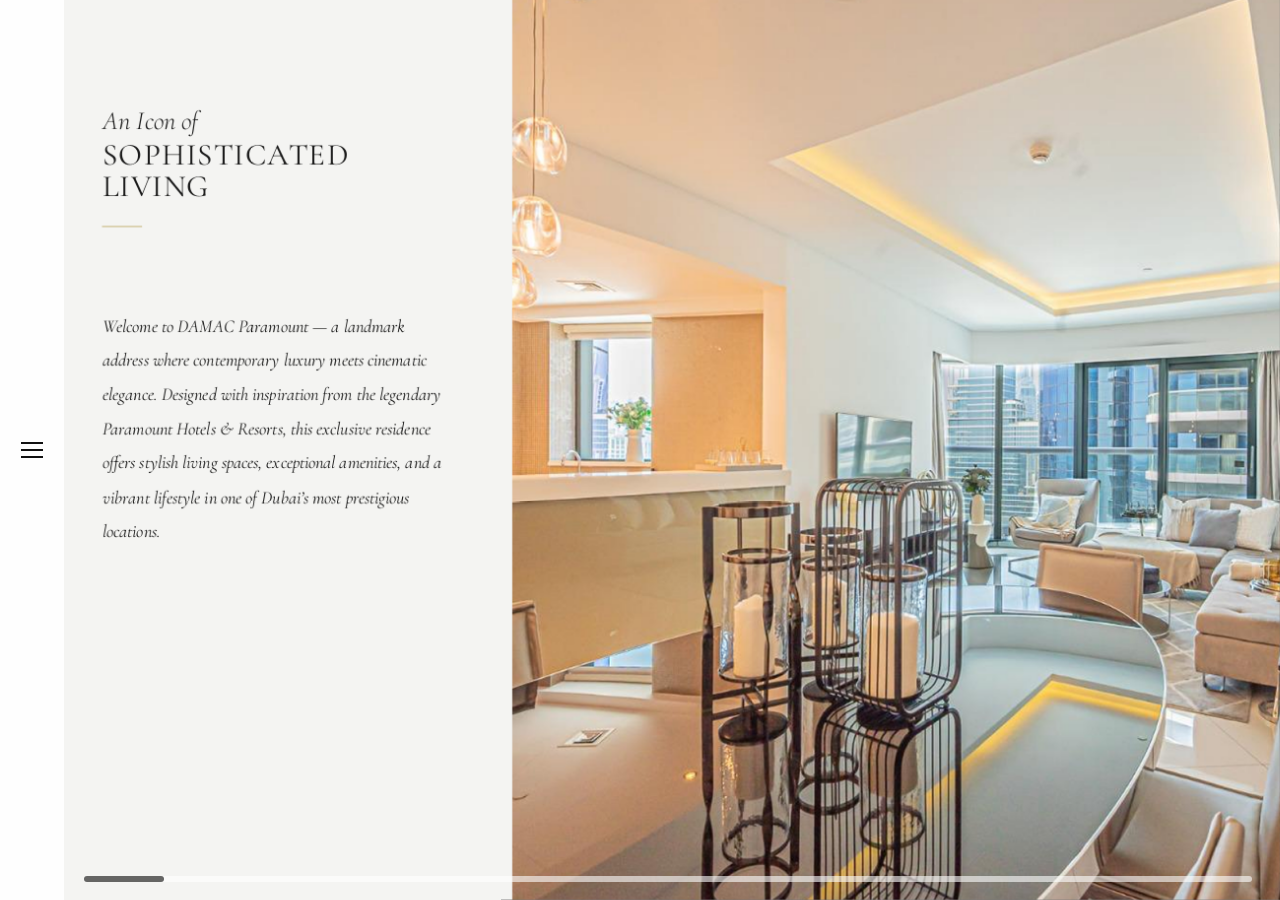
<file: paramount.html>
<!doctype html>
<html lang="en">
<head>
<meta charset="utf-8" />
<meta name="viewport" content="width=device-width,initial-scale=1,viewport-fit=cover" />
<title>RR Asset Management — PARAMOUNT</title>

<link href="https://fonts.googleapis.com/css2?family=Cormorant+Garamond:ital,wght@0,300;0,400;0,500;1,300;1,400&family=Montserrat:wght@300;400;500&display=swap" rel="stylesheet">

<style>
*{margin:0;padding:0;box-sizing:border-box}
html,body{height:100%}

/* ================= VARIABLES ================= */
:root{
  --burgerW: clamp(52px, 5.5vw, 64px);
  --menuW: clamp(320px, 40vw, 420px);
  --endCardW: clamp(320px, 40vw, 420px);

  --sat: env(safe-area-inset-top, 0px);
  --sab: env(safe-area-inset-bottom, 0px);
  --sal: env(safe-area-inset-left, 0px);
  --sar: env(safe-area-inset-right, 0px);

  --vh: 1vh;
}

body{
  font-family:'Montserrat', sans-serif;
  background:#000;
  overflow:hidden;
  height: calc(var(--vh) * 100);
  overscroll-behavior:none;
  touch-action:pan-y;
}

.panel, .split, .split-left, .split-right, .menu, .menu-panel, .end-card, .end-left{ min-height:0; }

/* ================= PAGE APPEAR ================= */
.page-shell{
  opacity:0;
  transform:scale(1.015);
  transition:opacity 1.2s ease, transform 1.6s cubic-bezier(.22,1,.36,1);
  transform-origin:center center;
}
body.loaded .page-shell{
  opacity:1;
  transform:scale(1);
}

/* ================= LEFT BURGER STRIP ================= */
.side-bar{
  position:fixed;
  top:0;
  left:0;
  width: calc(var(--burgerW) + var(--sal));
  height: calc(var(--vh) * 100);
  display:flex;
  align-items:center;
  justify-content:center;
  z-index:200;
  cursor:pointer;
  opacity:1;
  pointer-events:auto;
}

.side-bar::before{
  content:"";
  position:absolute;
  inset:0;
  background:rgba(255,255,255,0.88);
  backdrop-filter: blur(10px);
  opacity:1;
  transition:background .35s ease;
  z-index:0;
}

.side-bar:hover::before{
  background:rgba(255,255,255,0.94);
}

.burger-lines{
  position:relative;
  z-index:2;
}

.burger-lines i{
  width:22px;
  height:2px;
  background:#111;
  display:block;
  position:relative;
}
.burger-lines i::before,
.burger-lines i::after{
  content:"";
  position:absolute;
  left:0;
  width:22px;
  height:2px;
  background:#111;
}
.burger-lines i::before{ top:-7px; }
.burger-lines i::after{ top:7px; }

/* ================= HORIZONTAL SCROLL AREA ================= */
.hwrap{
  position:relative;
  z-index:30;
  height: calc(var(--vh) * 100);
  width:100vw;
  overflow:hidden;
}
.htrack{
  height:100%;
  display:flex;
  will-change:transform;
  transform:translate3d(0,0,0);
  gap:0;
  align-items:stretch;
  position:relative;
  z-index:2;
}

/* ================= PANELS ================= */
.panel{
  flex:0 0 auto;
  height: calc(var(--vh) * 100);
  background:#000;
  position:relative;
  flex-shrink:0;
  overflow:hidden;
}

/* ================= COPY SLIDE ================= */
.panel--copy{
  flex:0 0 100vw;
  width:100vw;
  background:#f4f4f2;
}
.split{
  width:100%;
  height:100%;
  display:flex;
}

.split-left{
  flex:0 0 40%;
  padding: clamp(105px, 12vh, 150px) clamp(24px, 5vw, 70px)
           clamp(70px, 9vh, 120px) clamp(60px, 8vw, 140px);
  color:#1a1a1a;
  display:flex;
  flex-direction:column;
  justify-content:flex-start;
  width:100%;
  max-width:680px;
  max-height: calc(var(--vh) * 100);
  overflow:auto;
  -webkit-overflow-scrolling:touch;
  min-width:0;
}
.split-left::-webkit-scrollbar{ width:0; height:0; }
.split-left{ scrollbar-width:none; }

.aub-heading{
  font-family:'Cormorant Garamond', serif;
  line-height:0.98;
  margin-bottom:0;
  max-width:560px;
}
.aub-heading .small{
  display:block;
  font-style:italic;
  font-weight:300;
  font-size:clamp(26px, 2vw, 42px);
  margin-bottom:8px;
  color:#1a1a1a;
}
.aub-heading .big{
  display:block;
  font-style:normal;
  font-weight:400;
  font-size:clamp(30px, 2.4vw, 50px);
  text-transform:uppercase;
  letter-spacing:1.2px;
  color:#1a1a1a;
}

.aub-line{
  width:40px;
  height:1px;
  background:#c6b67a;
  margin:24px 0 82px 0;
}

.aub-text{
  font-family:'Cormorant Garamond', serif;
  color:#1a1a1a;
  width:100%;
  max-width:430px;
  font-size:clamp(18px, 1.25vw, 20px);
  line-height:1.9;
}
.aub-text .lead{
  font-style:italic;
  margin-bottom:52px;
}
.aub-text .body{
  font-style:italic;
  margin-bottom:0;
}

/* ================= RIGHT IMAGE ================= */
.split-right{
  flex:0 0 60%;
  position:relative;
  overflow:hidden;
  background:#f4f4f2;
  display:flex;
  align-items:stretch;
  justify-content:center;
  min-width:0;
}
.copy-hero{
  width:100%;
  height:100%;
  display:block;
  object-fit:cover;
  object-position:center;
  background:#f4f4f2;
}

/* ================= IMAGE PANELS ================= */
.panel--img{
  display:flex;
  align-items:stretch;
  justify-content:flex-start;
  background:#000;
}
.panel--img img{
  height: calc(var(--vh) * 100);
  width:auto;
  object-fit:contain;
  display:block;
}

/* ================= END SLIDE ================= */
.panel--end{
  height: calc(var(--vh) * 100);
  display:flex;
  align-items:stretch;
  justify-content:flex-end;
  background:#000;
  overflow:hidden;
}
.end-left{
  flex:1 1 auto;
  min-width:0;
  display:flex;
  align-items:stretch;
  justify-content:flex-end;
  overflow:hidden;
  background:#000;
}
.end-img{
  height:100%;
  width:100%;
  max-width:100%;
  object-fit:cover;
  object-position:center;
  display:block;
}
.end-card{
  flex:0 0 var(--endCardW);
  height:100%;
  background:#f4f4f2;
  display:flex;
  align-items:stretch;
  justify-content:center;
  border-left:1px solid rgba(0,0,0,0.08);
  padding:0;
}
.end-card .menu-panel{
  opacity:1 !important;
  transform:none !important;
  transition:none !important;
  overflow:auto !important;
  -webkit-overflow-scrolling:touch;
}
.end-card .menu-panel::-webkit-scrollbar{ width:0; height:0; }
.end-card .menu-panel{ scrollbar-width:none; }
.end-card .menu-address{ margin-top:-14px; }

/* ================= BOTTOM SLIDER ================= */
.nav-slider{
  position:fixed;
  left: calc(var(--burgerW) + var(--sal) + 20px);
  right: calc(28px + var(--sar));
  bottom: calc(14px + var(--sab));
  z-index:210;
  transition:opacity .25s ease;
}
.nav-slider input[type="range"]{
  width:100%;
  -webkit-appearance:none;
  appearance:none;
  height:6px;
  background:rgba(255,255,255,0.60);
  border-radius:999px;
  outline:none;
  touch-action:none;
}
.nav-slider input[type="range"]::-webkit-slider-thumb{
  -webkit-appearance:none;
  appearance:none;
  width: clamp(46px, 10vw, 80px);
  height:6px;
  border-radius:999px;
  background:rgba(0,0,0,0.60);
  cursor:pointer;
}
.nav-slider input[type="range"]::-moz-range-thumb{
  width: clamp(46px, 10vw, 80px);
  height:6px;
  border-radius:999px;
  background:rgba(0,0,0,0.60);
  cursor:pointer;
  border:none;
}

/* ================= MENU ================= */
.menu{
  position:fixed;
  top:0;
  left:0;
  height: calc(var(--vh) * 100);
  width: var(--menuW);
  background:#f4f4f2;
  z-index:250;
  transform:translateX(-100%);
  transition:transform 1.15s cubic-bezier(.77,0,.18,1);
  will-change:transform;
  padding-left: var(--sal);
}
.menu.open{ transform:translateX(0); }

.menu-panel{
  height:100%;
  position:relative;
  padding: 26px 46px 56px;
  display:flex;
  flex-direction:column;
  align-items:center;
  text-align:center;
  justify-content:flex-start;
  overflow:auto;
  -webkit-overflow-scrolling:touch;
  opacity:0;
  transform:translateY(10px);
  transition:opacity .9s ease, transform .9s ease;
  transition-delay:.2s;
}
.menu.open .menu-panel{ opacity:1; transform:translateY(0); }
.menu-panel::-webkit-scrollbar{ width:0; height:0; }
.menu-panel{ scrollbar-width:none; }

.back-arrow{
  position:absolute;
  left:26px;
  top:50%;
  transform:translateY(-50%);
  font-size:34px;
  line-height:1;
  cursor:pointer;
  color:#111;
  opacity:.95;
  user-select:none;
  -webkit-tap-highlight-color:transparent;
}

.menu-logo{ margin-top:6px; margin-bottom:6px; }
.menu-logo img{
  width:240px;
  height:auto;
  display:block;
  margin:0 auto 10px auto;
}

.menu-links{ margin-top:-6px; }
.menu-links a{
  display:block;
  font-family:'Cormorant Garamond', serif;
  font-size:22px;
  font-weight:400;
  margin:22px 0;
  text-decoration:none;
  color:#222;
  transition:opacity .25s ease;
}
.menu-links a:hover{ opacity:.65; }

.menu-divider{
  width:260px;
  height:1px;
  background:#c6b67a !important;
  opacity:1 !important;
  margin:34px 0 18px 0;
}

.menu-address{
  font-family:'Montserrat', sans-serif;
  font-weight:300;
  font-size:14px;
  line-height:1.8;
  color:#222;
  max-width:320px;
  letter-spacing:.4px;
  margin-top:0;
}

.menu-contact{
  margin-top:12px;
  font-size:13px;
  font-weight:400;
  letter-spacing:.2px;
}
.menu-contact a{ color:#222; text-decoration:none; }
.menu-contact a:hover{ opacity:.65; }
.menu-contact .dot{ padding:0 10px; opacity:.7; }

.menu-privacy{
  margin-top:12px;
  display:inline-block;
  font-family:'Montserrat', sans-serif;
  font-size:10px;
  letter-spacing:2px;
  text-transform:uppercase;
  color:#c6b67a;
  text-decoration:none;
}
.menu-privacy:hover{ opacity:.7; }

body.menu-open .hwrap{ pointer-events:none; }
body.menu-open .nav-slider{ pointer-events:none; opacity:.25; }

/* ================= RESPONSIVE ================= */
@media (max-width: 900px){
  .split{
    display:flex;
    flex-direction:row;
    width:100%;
    height:100%;
  }

  .split-left{
  flex:0 0 360px;
  width:360px;
  max-width:none;
  padding:
    calc(118px + var(--sat))
    22px
    calc(34px + var(--sab))
    calc(26px + 44px + var(--sal));
}

  .aub-heading{
  max-width:360px;
}



.split-right{
  flex:1 1 auto;
  width:auto;
  min-width:0;
  height:100%;
}

 .copy-hero{
  width:100%;
  height:100%;
  object-fit:cover;
  object-position:center center;
}

  .aub-heading .small{
    font-size:20px;
    line-height:1.02;
    margin-bottom:2px;
  }

  .aub-heading .big{
    font-size:29px;
    line-height:0.95;
    letter-spacing:0.8px;
  }

  .aub-line{
    width:36px;
    margin:18px 0 54px 0;
  }

.aub-text{
  max-width:330px;
  font-size:15.5px;
  line-height:1.72;
}

  .aub-text .lead{
    margin-bottom:38px;
  }

  .end-left{ display:none; }
  .end-card{ flex:0 0 100%; width:100%; }

  .nav-slider{
    left: calc(24px + var(--sal));
    right: calc(24px + var(--sar));
    bottom: calc(12px + var(--sab));
  }

  .menu{ width:min(420px, 92vw); }
  .menu-panel{ padding: calc(28px + var(--sat)) 28px calc(38px + var(--sab)); }

  body{
    touch-action: pan-x;
  }

  .side-bar{
    width: calc(44px + var(--sal));
  }

  .burger-lines i,
  .burger-lines i::before,
  .burger-lines i::after{
    width:20px;
  }
}

@media (max-width: 520px){
  
.split-left{
  flex:0 0 320px;
  width:320px;
  padding:
    calc(110px + var(--sat))
    18px
    calc(28px + var(--sab))
    calc(22px + 44px + var(--sal));
}


  .split-right{
  flex:1 1 auto;
  width:auto;
  min-width:0;
  height:100%;
}
  
  .aub-heading{
  max-width:320px;
}

.aub-text{
  max-width:300px;
}
  .aub-heading .small{
  font-size:18px;
  line-height:1.02;
  margin-bottom:2px;
}

  .aub-heading .big{
    font-size:26px;
    line-height:0.94;
    letter-spacing:0.6px;
  }

  .aub-line{
    width:34px;
    margin:16px 0 48px 0;
  }

  .aub-text{
    max-width:300px;
    font-size:14.5px;
    line-height:1.7;
  }

  .aub-text .lead{
    margin-bottom:34px;
  }
}
</style>
</head>

<body>

<!-- Burger -->
<div class="side-bar" id="burger" aria-label="Open menu">
  <div class="burger-lines"><i></i></div>
</div>

<div class="page-shell">

  <!-- Bottom slider -->
  <div class="nav-slider" aria-label="Slide navigation">
    <input id="navSlider" type="range" min="0" max="1000" step="0.1" value="0">
  </div>

  <!-- Horizontal panels -->
  <div class="hwrap">
    <div class="htrack" id="track">

      <section class="panel panel--copy">
        <div class="split">
          <div class="split-left">
            <div class="aub-heading">
              <span class="small">An Icon of</span>
              <span class="big">SOPHISTICATED LIVING</span>
            </div>
            <div class="aub-line"></div>
            <div class="aub-text">
              <p class="lead">
                Welcome to DAMAC Paramount — a landmark address where contemporary luxury meets cinematic elegance. Designed with inspiration from the legendary Paramount Hotels &amp; Resorts, this exclusive residence offers stylish living spaces, exceptional amenities, and a vibrant lifestyle in one of Dubai’s most prestigious locations.
              </p>
            </div>
          </div>

          <div class="split-right">
            <img class="copy-hero" src="./paramountone.png" alt="Paramount hero">
          </div>
        </div>
      </section>

      <section class="panel panel--img"><img src="./paramounttwo.png" alt="Paramount 2"></section>
      <section class="panel panel--img"><img src="./paramountthree.png" alt="Paramount 3"></section>

      <section class="panel panel--end">
        <div class="end-left">
          <img class="end-img" src="./paramountfour.png" alt="Paramount final image">
        </div>

        <div class="end-card">
          <div class="menu-panel">
            <div class="menu-logo">
              <img src="./logotwo.png" alt="RR Asset Management Logo">
            </div>

            <nav class="menu-links">
              <a href="index.html">Home</a>
              <a href="expertise.html">Expertise</a>
              <a href="interior-projects.html">Portfolio Selection</a>
            </nav>

            <div class="menu-divider"></div>

            <div class="menu-address">
              Sun House, 428 Long Drive,<br>
              Greenford, UB6 8UH

              <div class="menu-contact">
                <span>+44 (0) 20 8575 3700</span>
                <span class="dot">|</span>
                <a href="mailto:info@rrassets.co.uk">info@rrassets.co.uk</a>
              </div>

              <a class="menu-privacy" href="privacy.html">Privacy Policy</a>
            </div>
          </div>
        </div>
      </section>

    </div>
  </div>

</div>

<!-- Sliding menu -->
<div class="menu" id="menu" aria-label="Menu">
  <div class="menu-panel">

    <div class="back-arrow" id="closeMenu" aria-label="Close menu">←</div>

    <div class="menu-logo">
      <img src="./logotwo.png" alt="RR Asset Management Logo">
    </div>

    <nav class="menu-links">
      <a href="index.html">Home</a>
      <a href="expertise.html">Expertise</a>
      <a href="interior-projects.html">Portfolio Selection</a>
    </nav>

    <div class="menu-divider"></div>

    <div class="menu-address">
      Sun House, 428 Long Drive,<br>
      Greenford, UB6 8UH

      <div class="menu-contact">
        <span>+44 (0) 20 8575 3700</span>
        <span class="dot">|</span>
        <a href="mailto:info@rrassets.co.uk">info@rrassets.co.uk</a>
      </div>

      <a class="menu-privacy" href="privacy.html">Privacy Policy</a>
    </div>

  </div>
</div>

<script>
/* ===== 100vh FIX ===== */
function setVH(){
  const vh = window.innerHeight * 0.01;
  document.documentElement.style.setProperty('--vh', `${vh}px`);
}
setVH();
window.addEventListener('resize', setVH);
window.addEventListener('orientationchange', setVH);

/* ===== PAGE APPEAR ===== */
window.addEventListener("load", ()=>{
  requestAnimationFrame(()=>{
    document.body.classList.add("loaded");
    refreshAll();
  });
});

/* ===== MENU ===== */
const menu = document.getElementById("menu");
const burger = document.getElementById("burger");
const closeMenu = document.getElementById("closeMenu");

function openMenu(){
  menu.classList.add("open");
  document.body.classList.add("menu-open");
}
function closeMenuFn(){
  menu.classList.remove("open");
  document.body.classList.remove("menu-open");
}
burger.addEventListener("click", openMenu);
closeMenu.addEventListener("click", closeMenuFn);
document.addEventListener("keydown", (e)=>{ if(e.key === "Escape") closeMenuFn(); });

/* ===== SIZING ===== */
const track = document.getElementById("track");
const navSlider = document.getElementById("navSlider");

let panels = Array.from(track.querySelectorAll(".panel"));
let currentX = 0;
let targetX = 0;
let isUserSliding = false;
let isDown = false;
let startX = 0;
let startTarget = 0;
let rafStarted = false;

let lastPointerX = 0;
let lastPointerTime = 0;
let velocityX = 0;

const isMobile = () => window.innerWidth <= 900;

function clamp(v, min, max){ return Math.max(min, Math.min(max, v)); }

function setPanelWidths(){
  const vhPx = window.innerHeight;

  const copyPanels = Array.from(track.querySelectorAll(".panel--copy"));
  copyPanels.forEach(panel=>{
    let panelW = window.innerWidth;

    if(window.innerWidth <= 900){
  panelW = Math.round(window.innerWidth * 2.2);
}

    panel.style.flex = `0 0 ${panelW}px`;
    panel.style.width = `${panelW}px`;
  });

  const imgPanels = Array.from(track.querySelectorAll(".panel--img"));
  imgPanels.forEach(panel=>{
    const img = panel.querySelector("img");
    if(!img) return;

    const apply = ()=>{
      const nw = img.naturalWidth || 0;
      const nh = img.naturalHeight || 0;
      if(!nw || !nh) return;
      const ratio = nw / nh;
      const w = Math.max(240, Math.round(ratio * vhPx));
      panel.style.flex = `0 0 ${w}px`;
      panel.style.width = `${w}px`;
    };

    if(img.complete && img.naturalWidth) apply();
    else img.addEventListener("load", apply, {once:true});
  });

  const endPanel = track.querySelector(".panel--end");
  if(endPanel){
    const endImg = endPanel.querySelector(".end-img");
    const endCard = endPanel.querySelector(".end-card");
    const endLeft = endPanel.querySelector(".end-left");

    const applyEnd = ()=>{
      const cardW = Math.ceil(endCard.getBoundingClientRect().width);

      if(window.innerWidth <= 900){
        endPanel.style.flex = `0 0 ${window.innerWidth}px`;
        endPanel.style.width = `${window.innerWidth}px`;
        if(endLeft){
          endLeft.style.flex = `0 0 0px`;
          endLeft.style.width = `0px`;
        }
        return;
      }

      let imgW = 0;
      if(endImg && endImg.naturalWidth && endImg.naturalHeight){
        imgW = Math.max(240, Math.round((endImg.naturalWidth / endImg.naturalHeight) * vhPx));
      }

      const total = imgW + cardW;
      endPanel.style.flex = `0 0 ${total}px`;
      endPanel.style.width = `${total}px`;

      if(endLeft){
        endLeft.style.flex = `0 0 ${imgW}px`;
        endLeft.style.width = `${imgW}px`;
      }
    };

    if(endImg && endImg.complete && endImg.naturalWidth) applyEnd();
    else if(endImg) endImg.addEventListener("load", applyEnd, {once:true});
    else applyEnd();
  }

  panels = Array.from(track.querySelectorAll(".panel"));
}

function totalWidth(){ return panels.reduce((sum, p) => sum + p.offsetWidth, 0); }
function maxScroll(){ return Math.max(0, totalWidth() - window.innerWidth); }

function updateSliderFromX(){
  const maxS = maxScroll();
  if(isUserSliding) return;
  const ratio = maxS === 0 ? 0 : (currentX / maxS);
  navSlider.value = String(ratio * 1000);
}

function raf(){
  rafStarted = true;

  const ease = isMobile() ? 0.45 : 0.085;
  currentX += (targetX - currentX) * ease;

  if(Math.abs(targetX - currentX) < 0.08){
    currentX = targetX;
  }

  track.style.transform = `translate3d(${-currentX}px,0,0)`;
  updateSliderFromX();
  requestAnimationFrame(raf);
}

/* wheel */
window.addEventListener("wheel", (e)=>{
  if(document.body.classList.contains("menu-open")) return;
  targetX = clamp(targetX + e.deltaY * 0.9, 0, maxScroll());
},{passive:true});

/* drag / touch */
function pointerDown(x){
  if(document.body.classList.contains("menu-open")) return;
  isDown = true;
  startX = x;
  startTarget = targetX;
  lastPointerX = x;
  lastPointerTime = performance.now();
  velocityX = 0;
}
function pointerMove(x){
  if(!isDown) return;

  const now = performance.now();
  const dx = x - startX;

  if(isMobile()){
    targetX = clamp(startTarget - dx * 3.2, 0, maxScroll());
  } else {
    targetX = clamp(startTarget - dx, 0, maxScroll());
  }

  const moveDx = x - lastPointerX;
  const dt = now - lastPointerTime;

  if(dt > 0){
    velocityX = moveDx / dt;
  }

  lastPointerX = x;
  lastPointerTime = now;
}
function pointerUp(){
  if(!isDown) return;
  isDown = false;

  if(isMobile()){
    targetX = clamp(targetX - velocityX * 850, 0, maxScroll());
  }
}

window.addEventListener("mousedown",(e)=>pointerDown(e.clientX));
window.addEventListener("mousemove",(e)=>pointerMove(e.clientX));
window.addEventListener("mouseup",pointerUp);

window.addEventListener("touchstart",(e)=>{
  if(!e.touches.length) return;
  pointerDown(e.touches[0].clientX);
},{passive:true});

window.addEventListener("touchmove",(e)=>{
  if(!e.touches.length) return;
  pointerMove(e.touches[0].clientX);
},{passive:true});

window.addEventListener("touchend",pointerUp);
window.addEventListener("touchcancel",pointerUp);

/* slider */
function sliderToTarget(){
  const maxS = maxScroll();
  const ratio = Number(navSlider.value) / 1000;
  targetX = clamp(ratio * maxS, 0, maxS);
}
navSlider.addEventListener("pointerdown", ()=>{ isUserSliding = true; });
navSlider.addEventListener("pointerup", ()=>{
  isUserSliding = false;
  sliderToTarget();
});
navSlider.addEventListener("pointercancel", ()=>{
  isUserSliding = false;
});
navSlider.addEventListener("input", ()=>{
  if(!isUserSliding) return;
  sliderToTarget();
});
navSlider.addEventListener("change", ()=>{
  if(isUserSliding) sliderToTarget();
});

/* init */
function refreshAll(){
  setVH();
  setPanelWidths();
  targetX = clamp(targetX, 0, maxScroll());
  currentX = clamp(currentX, 0, maxScroll());
  updateSliderFromX();
}

window.addEventListener("resize", refreshAll);
window.addEventListener("orientationchange", refreshAll);

document.addEventListener("DOMContentLoaded", ()=>{
  refreshAll();
  if(!rafStarted) raf();
});
</script>

</body>
</html>
</file>
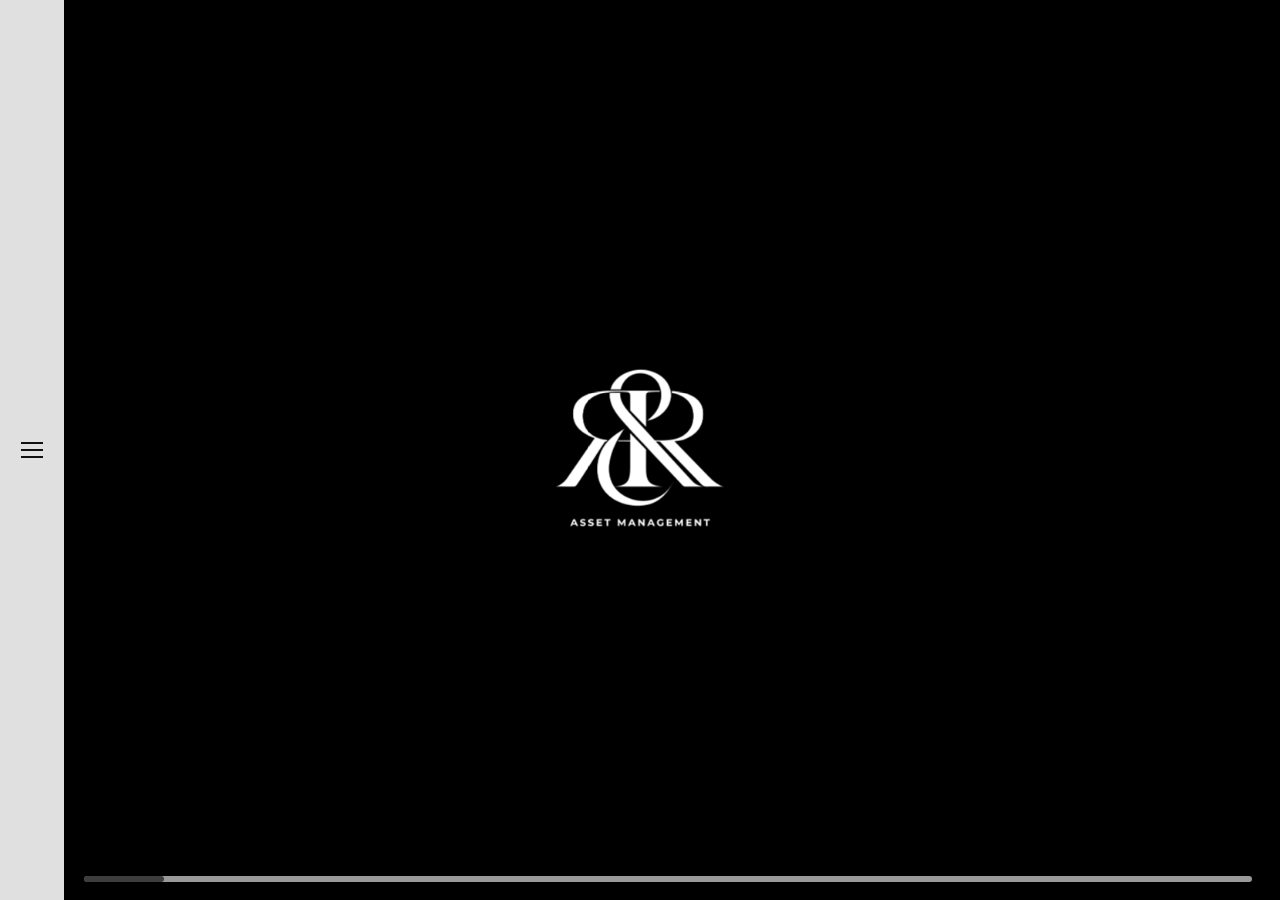
<file: press.html>
<!doctype html>
<html lang="en">
<head>
<meta charset="utf-8" />
<meta name="viewport" content="width=device-width,initial-scale=1" />
<title>RR Asset Management — Press</title>

<link href="https://fonts.googleapis.com/css2?family=Cormorant+Garamond:wght@300;400;500&family=Montserrat:wght@300;400&display=swap" rel="stylesheet">

<style>
*{margin:0;padding:0;box-sizing:border-box}
html,body{height:100%}
body{
  font-family: Arial, sans-serif;
  background:#000;
  overflow:hidden; /* we control scroll */
}

/* ================= BACKGROUND VIDEO ================= */
.bg{ position:fixed; inset:0; z-index:0; overflow:hidden; background:#000; }
.bg video{ width:100%; height:100%; object-fit:cover; object-position:center; }

/* ================= INTRO LOGO (FADE OUT ON SCROLL) ================= */
.intro{
  position:fixed; inset:0; z-index:40;
  display:flex; align-items:center; justify-content:center;
  pointer-events:none;
  transition:opacity .75s ease;
}
.intro img{
  width:min(240px,55vw);
  opacity:0;
  transform:translateY(12px);
  animation:logoIn 2.2s cubic-bezier(.22,1,.36,1) forwards;
  animation-delay:0.55s;
}
@keyframes logoIn{ to{opacity:1; transform:translateY(0);} }

/* ================= LEFT BURGER ================= */
.side-bar{
  position:fixed; top:0; left:0;
  width:64px;
  height:100vh;
  background:rgba(255,255,255,0.88);
  backdrop-filter: blur(10px);
  display:flex;
  align-items:center;
  justify-content:center;
  z-index:90;
  cursor:pointer;
  transition:background .6s ease;
}
.side-bar:hover{ background:rgba(255,255,255,0.94); }

.burger-lines{
  opacity:0;
  transform:translateY(8px);
  animation:burgerIn 1.8s cubic-bezier(.22,1,.36,1) forwards;
  animation-delay:0.85s;
}
@keyframes burgerIn{ to{opacity:1; transform:translateY(0);} }

.burger-lines i{
  width:22px; height:1.6px;
  background:#111;
  position:relative;
  display:block;
}
.burger-lines i::before,
.burger-lines i::after{
  content:"";
  position:absolute;
  left:0;
  width:22px;
  height:1.6px;
  background:#111;
}
.burger-lines i::before{ top:-7px; }
.burger-lines i::after{ top:7px; }

/* ================= HORIZONTAL SCROLL AREA ================= */
.hwrap{
  position:relative;
  z-index:30;
  height:100vh;
  width:100vw;
  overflow:hidden;
}
.htrack{
  height:100%;
  display:flex;
  will-change:transform;
  transform:translate3d(0,0,0);
  gap:0;                 /* prevents flex gap */
}

/* ================= PANELS ================= */
.panel{ flex:0 0 auto; height:100vh; }

/* Home slide (video only) */
.panel--home{ flex:0 0 100vw; width:100vw; background:transparent; }

/* ================= IMAGE PANELS (AUTO WIDTH — NO GAPS) ================= */
.panel--img{
  display:flex;
  align-items:stretch;
  justify-content:flex-start;
  width:fit-content;        /* key */
  flex:0 0 auto;
  background:transparent;
}
.panel--img img{
  height:100vh;
  width:auto;
  object-fit:contain;        /* no crop */
  object-position:center;
  display:block;
  margin:0;                  /* IMPORTANT: prevents extra blank space */
}

/* ================= PRESS INFO COLUMN (AUBERRY STYLE) ================= */
.panel--info{
  flex:0 0 420px;            /* consistent classic column width */
  width:420px;
  background:#f4f4f2;
  display:flex;
  align-items:flex-start;
  justify-content:center;
  padding:110px 60px 70px 60px;
}
.press-card{ width:100%; }

.press-topimg{
  width:180px;
  height:auto;
  display:block;
  margin:0 0 36px 0;
}

.press-meta{
  font-family:'Cormorant Garamond', serif;
  color:#1f1f1f;
  font-weight:300;
  font-size:16px;
  line-height:1.9;
}

.press-meta .label{
  font-family:'Montserrat', sans-serif;
  font-size:10.5px;
  letter-spacing:1.6px;
  text-transform:uppercase;
  color:#8a8a8a;
  margin:0 0 6px 0;
}
.press-meta .value{
  margin:0 0 20px 0;
}

.press-link{
  display:inline-block;
  margin-top:26px;
  font-family:'Montserrat', sans-serif;
  font-size:11px;
  letter-spacing:1.8px;
  text-transform:uppercase;
  color:#c6b67a;
  text-decoration:none;
}
.press-link:hover{ opacity:.7; }

/* ================= END SLIDE (IMAGE + LOGO CARD) ================= */
.panel--end{
  flex:0 0 100vw;
  width:100vw;
  height:100vh;
  display:flex;
  align-items:stretch;
  justify-content:flex-end;
  background:transparent;
  overflow:hidden;
}
.end-left{
  flex:1;
  display:flex;
  justify-content:flex-end;
  align-items:center;
  overflow:hidden;
}
.end-img{
  height:100%;
  width:auto;
  object-fit:contain;
  object-position:right center;
  display:block;
}
.end-card{
  flex:0 0 min(520px, 42vw);
  height:100%;
  background:#f4f4f2;
  display:flex;
  align-items:center;
  justify-content:center;
  text-align:center;
  padding:110px 60px;
  border-left:1px solid rgba(0,0,0,0.08);
}
.end-inner{ width:100%; max-width:520px; }
.end-logo img{ width:170px; margin-bottom:44px; }
.end-links a{
  display:block;
  font-family:'Cormorant Garamond', serif;
  font-size:28px;
  margin:14px 0;
  text-decoration:none;
  color:#1a1a1a;
  transition:opacity .25s ease;
}
.end-links a:hover{ opacity:.6; }
.end-divider{
  width:200px;
  height:1px;
  background:#c6b67a;
  margin:50px auto 30px auto;
}
.end-footer{
  font-family:'Cormorant Garamond', serif;
  font-size:20px;
  line-height:1.7;
  color:#1a1a1a;
}
.end-footer .contact{ margin-top:12px; font-size:18px; }
.end-privacy{
  margin-top:22px;
  display:inline-block;
  font-family:'Montserrat', sans-serif;
  font-size:12px;
  letter-spacing:1.5px;
  text-transform:uppercase;
  color:#c6b67a;
  text-decoration:none;
}

/* ================= BOTTOM THIN SLIDER ================= */
.nav-slider{
  position:fixed;
  left:84px;
  right:28px;
  bottom:14px;
  z-index:92;
}
.nav-slider input[type="range"]{
  width:100%;
  -webkit-appearance:none;
  appearance:none;
  height:6px;
  background:rgba(255,255,255,0.60);
  border-radius:999px;
  outline:none;
}
.nav-slider input[type="range"]::-webkit-slider-thumb{
  -webkit-appearance:none;
  appearance:none;
  width:80px;
  height:6px;
  border-radius:999px;
  background:rgba(0,0,0,0.60);
  cursor:pointer;
}
.nav-slider input[type="range"]::-moz-range-thumb{
  width:80px;
  height:6px;
  border-radius:999px;
  background:rgba(0,0,0,0.60);
  cursor:pointer;
  border:none;
}

/* ================= SLIDING MENU PANEL ================= */
.menu{
  position:fixed; top:0; left:0;
  height:100vh; width:380px;
  background:#f4f4f2;
  z-index:95;
  transform:translateX(-100%);
  transition:transform 1.05s cubic-bezier(.77,0,.18,1);
  will-change:transform;
}
.menu.open{ transform:translateX(0); }

.menu-panel{
  height:100%;
  display:flex; flex-direction:column;
  align-items:center; justify-content:center;
  text-align:center;
  padding:60px 30px;
  position:relative;
}
.back-arrow{
  position:absolute;
  left:34px;
  top:50%;
  transform:translateY(-50%);
  font-size:28px;
  cursor:pointer;
  color:#222;
  opacity:.9;
}
.menu-logo img{ width:170px; margin-bottom:46px; }
.menu-links a{
  display:block;
  font-family:'Cormorant Garamond', serif;
  font-size:30px;
  margin:18px 0;
  text-decoration:none;
  color:#222;
}
.menu-links a:hover{ opacity:0.6; }
.divider{
  width:200px;
  height:1px;
  background:#c6b67a;
  margin:50px auto 30px auto;
}
.menu-footer{
  font-family:'Cormorant Garamond', serif;
  font-size:22px;
  line-height:1.6;
  color:#222;
}
.menu-footer .contact{ margin-top:15px; font-size:20px; }
.privacy{
  margin-top:20px;
  display:inline-block;
  font-family:'Montserrat', sans-serif;
  font-size:12px;
  letter-spacing:1.5px;
  text-transform:uppercase;
  color:#c6b67a;
  text-decoration:none;
}

/* When menu open, prevent interactions behind it */
body.menu-open .hwrap{ pointer-events:none; }
body.menu-open .nav-slider{ pointer-events:none; opacity:.25; }

/* MOBILE tweaks */
@media (max-width: 900px){
  .panel--info{ flex:0 0 78vw; width:78vw; padding:70px 24px; }
  .press-topimg{ width:120px; }
  .end-left{ display:none; }
  .end-card{ flex:0 0 100%; width:100%; padding:70px 24px; }
  .nav-slider{ left:24px; right:24px; bottom:12px; }
  .menu{ width:min(380px, 92vw); }
}
</style>
</head>

<body>

<!-- Background video -->
<div class="bg">
  <video autoplay muted loop playsinline>
    <source src="./Bg.mp4" type="video/mp4">
  </video>
</div>

<!-- Intro logo -->
<div class="intro">
  <img src="./logo.png" alt="RR Logo">
</div>

<!-- Burger -->
<div class="side-bar" id="burger" aria-label="Open menu">
  <div class="burger-lines"><i></i></div>
</div>

<!-- Bottom slider -->
<div class="nav-slider" aria-label="Slide navigation">
  <input id="navSlider" type="range" min="0" max="10" step="1" value="0">
</div>

<!-- Horizontal panels -->
<div class="hwrap">
  <div class="htrack" id="track">

    <!-- Panel 0: video only -->
    <section class="panel panel--home"></section>

    <!-- ===== PRESS 1 ===== -->
    <section class="panel panel--img"><img src="./presspicone.png" alt="Press 1"></section>
    <section class="panel panel--info">
      <div class="press-card">
        <img class="press-topimg" src="./presspica.png" alt="Press 1 small">
        <div class="press-meta">
          <div class="label">Publication</div>
          <div class="value">PrimeResi</div>

          <div class="label">Date</div>
          <div class="value">16 October 2018</div>

          <div class="label">Project</div>
          <div class="value">Carlos Place</div>

          <a class="press-link" href="#" target="_blank" rel="noopener">Read More</a>
        </div>
      </div>
    </section>

    <!-- ===== PRESS 2 ===== -->
    <section class="panel panel--img"><img src="./presspictwo.png" alt="Press 2"></section>
    <section class="panel panel--info">
      <div class="press-card">
        <img class="press-topimg" src="./presspicb.png" alt="Press 2 small">
        <div class="press-meta">
          <div class="label">Publication</div>
          <div class="value">Elite Living</div>

          <div class="label">Date</div>
          <div class="value">03 October 2018</div>

          <div class="label">Project</div>
          <div class="value">Carlos Place</div>

          <a class="press-link" href="#" target="_blank" rel="noopener">Read More</a>
        </div>
      </div>
    </section>

    <!-- ===== PRESS 3 ===== -->
    <section class="panel panel--img"><img src="./presspicthree.png" alt="Press 3"></section>
    <section class="panel panel--info">
      <div class="press-card">
        <img class="press-topimg" src="./presspicc.png" alt="Press 3 small">
        <div class="press-meta">
          <div class="label">Publication</div>
          <div class="value">The Enterprise World</div>

          <div class="label">Date</div>
          <div class="value">09.2021</div>

          <div class="label">Project</div>
          <div class="value">—</div>

          <a class="press-link" href="#" target="_blank" rel="noopener">Read More</a>
        </div>
      </div>
    </section>

    <!-- ===== PRESS 4 ===== -->
    <section class="panel panel--img"><img src="./presspicfour.png" alt="Press 4"></section>
    <section class="panel panel--info">
      <div class="press-card">
        <img class="press-topimg" src="./presspicd.png" alt="Press 4 small">
        <div class="press-meta">
          <div class="label">Publication</div>
          <div class="value">—</div>

          <div class="label">Date</div>
          <div class="value">—</div>

          <div class="label">Project</div>
          <div class="value">—</div>

          <a class="press-link" href="#" target="_blank" rel="noopener">Read More</a>
        </div>
      </div>
    </section>

    <!-- ===== END SLIDE (logo card) ===== -->
    <section class="panel panel--end">
      <div class="end-left">
       
      <div class="end-card">
        <div class="end-inner">
          <div class="end-logo">
            <img src="./logo.png" alt="RR Logo">
          </div>

          <nav class="end-links">
            <a href="index.html">Home</a>
            <a href="expertise.html">Expertise</a>
            <a href="interior-projects.html">Interior Projects</a>
            <a href="press.html">Press</a>
          </nav>

          <div class="end-divider"></div>

          <div class="end-footer">
            SUN HOUSE, 428 LONG DRIVE,<br>
            GREENFORD, UB6 8UH
            <div class="contact">+44 (0) 20 8575 3700</div>
            <a class="end-privacy" href="#">Privacy Policy</a>
          </div>
        </div>
      </div>
    </section>

  </div>
</div>

<!-- Sliding menu -->
<div class="menu" id="menu" aria-label="Menu">
  <div class="menu-panel">
    <div class="back-arrow" id="closeMenu" aria-label="Close menu">←</div>

    <div class="menu-logo">
      <img src="./logo.png" alt="RR Asset Management Logo">
    </div>

    <nav class="menu-links">
      <a href="index.html">Home</a>
      <a href="expertise.html">Expertise</a>
      <a href="interior-projects.html">Interior Projects</a>
      <a href="press.html" aria-current="page">Press</a>
    </nav>

    <div class="divider"></div>

    <div class="menu-footer">
      SUN HOUSE, 428 LONG DRIVE,<br>
      GREENFORD, UB6 8UH
      <div class="contact">+44 (0) 20 8575 3700</div>
      <a href="#" class="privacy">Privacy Policy</a>
    </div>
  </div>
</div>


  <script>
/* ===== MENU ===== */
const menu = document.getElementById("menu");
const burger = document.getElementById("burger");
const closeMenu = document.getElementById("closeMenu");

function openMenu(){
  menu.classList.add("open");
  document.body.classList.add("menu-open");
}
function closeMenuFn(){
  menu.classList.remove("open");
  document.body.classList.remove("menu-open");
}
burger.addEventListener("click", openMenu);
closeMenu.addEventListener("click", closeMenuFn);
document.addEventListener("keydown", (e)=>{ if(e.key === "Escape") closeMenuFn(); });

/* ===== AUTO-SIZE IMAGE PANELS (NO GAPS) ===== */
const track = document.getElementById("track");
let panels = Array.from(track.querySelectorAll(".panel"));
const navSlider = document.getElementById("navSlider");
const intro = document.querySelector(".intro");

function setImagePanelWidths(){
  const imgPanels = Array.from(track.querySelectorAll(".panel--img"));

  imgPanels.forEach(panel => {
    const img = panel.querySelector("img");
    if(!img) return;

    const apply = () => {
      requestAnimationFrame(() => {
        const w = Math.ceil(img.getBoundingClientRect().width);
        panel.style.flex = `0 0 ${w}px`;
        panel.style.width = `${w}px`;

        // IMPORTANT: refresh panels after widths applied
        panels = Array.from(track.querySelectorAll(".panel"));
      });
    };

    if (img.complete) apply();
    else img.addEventListener("load", apply, { once:true });
  });
}
window.addEventListener("load", setImagePanelWidths);
window.addEventListener("resize", setImagePanelWidths);

/* ===== HORIZONTAL SCROLL ===== */
let currentX = 0;
let targetX = 0;
let isUserSliding = false;

function clamp(v, min, max){ return Math.max(min, Math.min(max, v)); }
function totalWidth(){ return panels.reduce((sum, p) => sum + p.getBoundingClientRect().width, 0); }
function maxScroll(){ return Math.max(0, totalWidth() - window.innerWidth); }

function raf(){
  currentX += (targetX - currentX) * 0.075;
  track.style.transform = `translate3d(${-currentX}px,0,0)`;

  if (intro) {
    const fadeStart = 55, fadeEnd = 320;
    const t = (currentX - fadeStart) / (fadeEnd - fadeStart);
    intro.style.opacity = String(1 - Math.max(0, Math.min(1, t)));
  }

  const maxS = maxScroll();
  navSlider.max = String(Math.max(0, panels.length - 1));

  if(!isUserSliding){
    const ratio = maxS === 0 ? 0 : (currentX / maxS);
    navSlider.value = String(Math.round(ratio * (panels.length - 1)));
  }

  requestAnimationFrame(raf);
}
raf();

window.addEventListener("wheel", (e)=>{
  if(document.body.classList.contains("menu-open")) return;
  targetX = clamp(targetX + e.deltaY * 0.9, 0, maxScroll());
},{passive:true});

/* Drag / touch */
let isDown=false, startX=0, startTarget=0;
function pointerDown(x){
  if(document.body.classList.contains("menu-open")) return;
  isDown=true; startX=x; startTarget=targetX;
}
function pointerMove(x){
  if(!isDown) return;
  const dx = x - startX;
  targetX = clamp(startTarget - dx, 0, maxScroll());
}
function pointerUp(){ isDown=false; }

window.addEventListener("mousedown",(e)=>pointerDown(e.clientX));
window.addEventListener("mousemove",(e)=>pointerMove(e.clientX));
window.addEventListener("mouseup",pointerUp);

window.addEventListener("touchstart",(e)=>pointerDown(e.touches[0].clientX),{passive:true});
window.addEventListener("touchmove",(e)=>pointerMove(e.touches[0].clientX),{passive:true});
window.addEventListener("touchend",pointerUp);

/* Slider */
function sliderToTarget(){
  const maxS = maxScroll();
  const denom = (panels.length - 1) || 1;
  const ratio = Number(navSlider.value) / denom;
  targetX = clamp(ratio * maxS, 0, maxS);
}
navSlider.addEventListener("pointerdown", ()=>{ isUserSliding = true; });
navSlider.addEventListener("pointerup", ()=>{ isUserSliding = false; sliderToTarget(); });
navSlider.addEventListener("input", sliderToTarget);

window.addEventListener("resize", ()=>{
  panels = Array.from(track.querySelectorAll(".panel"));
  targetX = clamp(targetX, 0, maxScroll());
  currentX = clamp(currentX, 0, maxScroll());
});
</script>

</body>
</html>
</file>
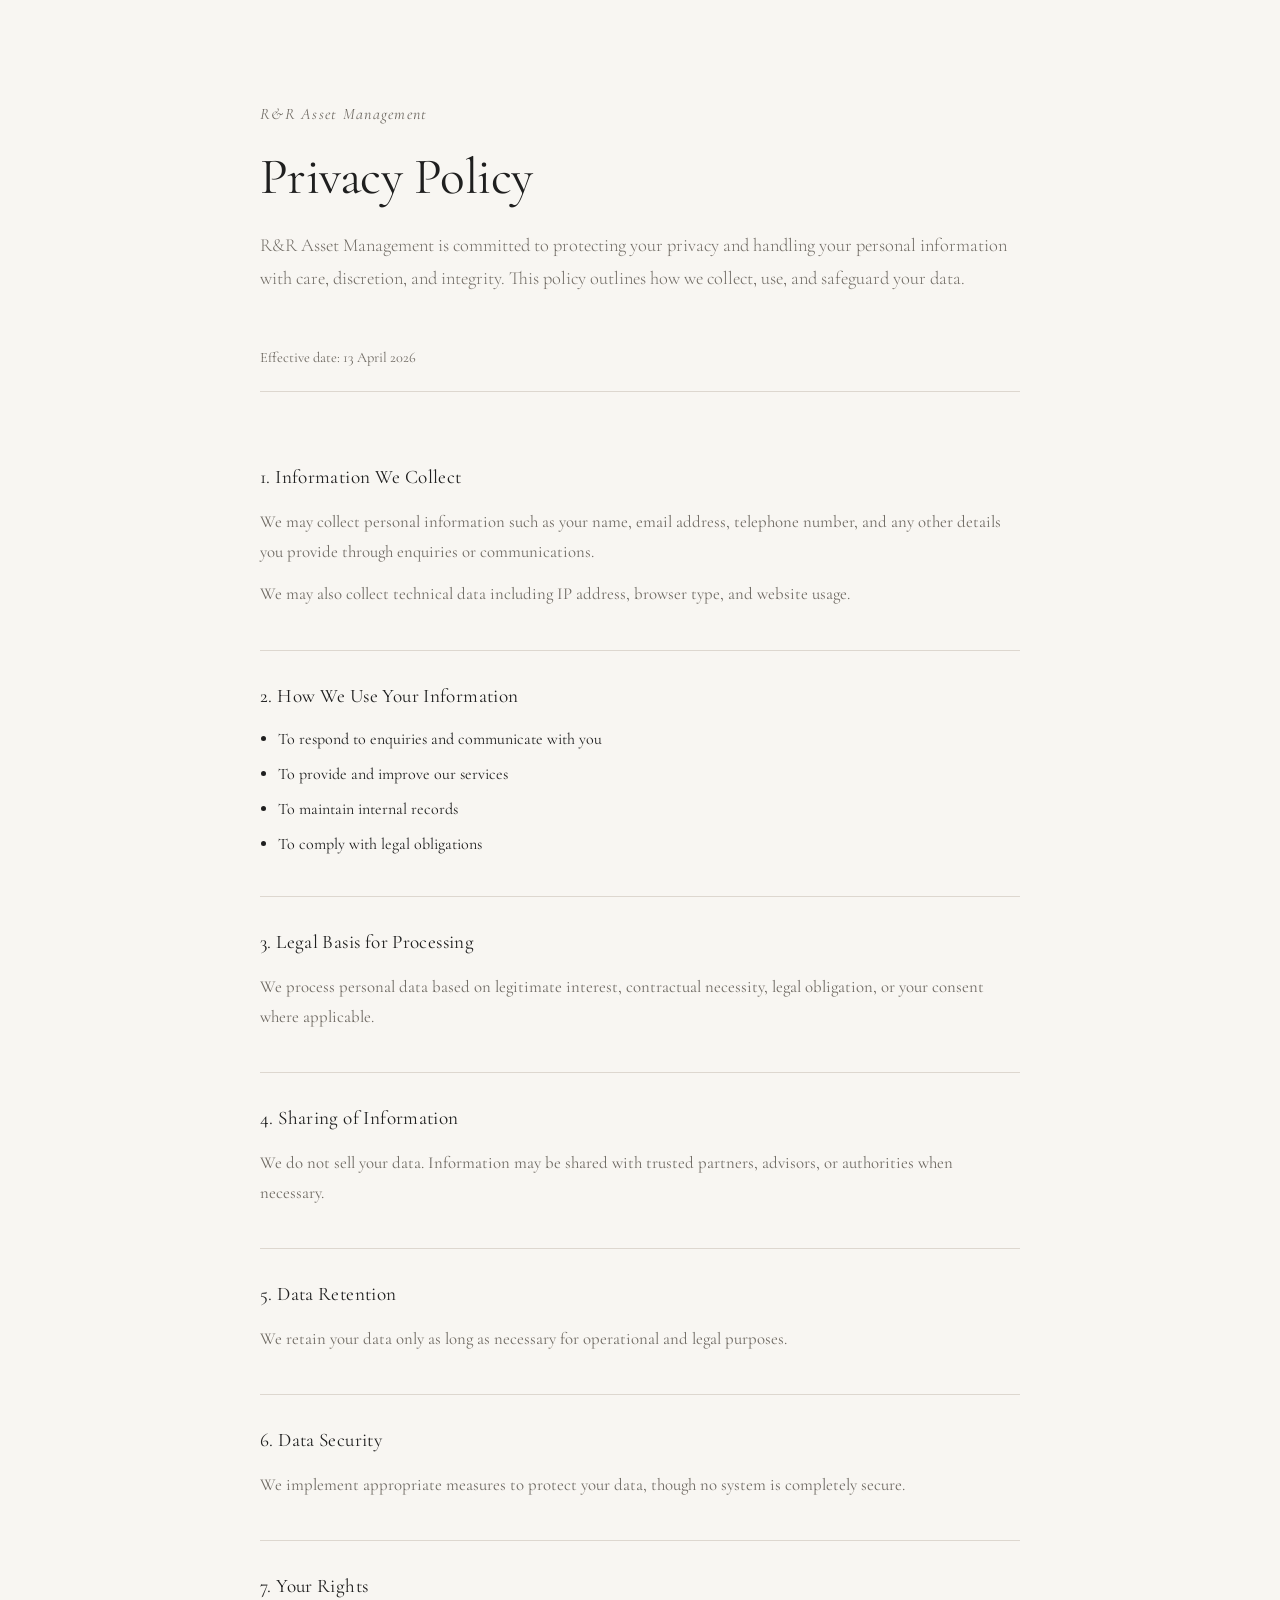
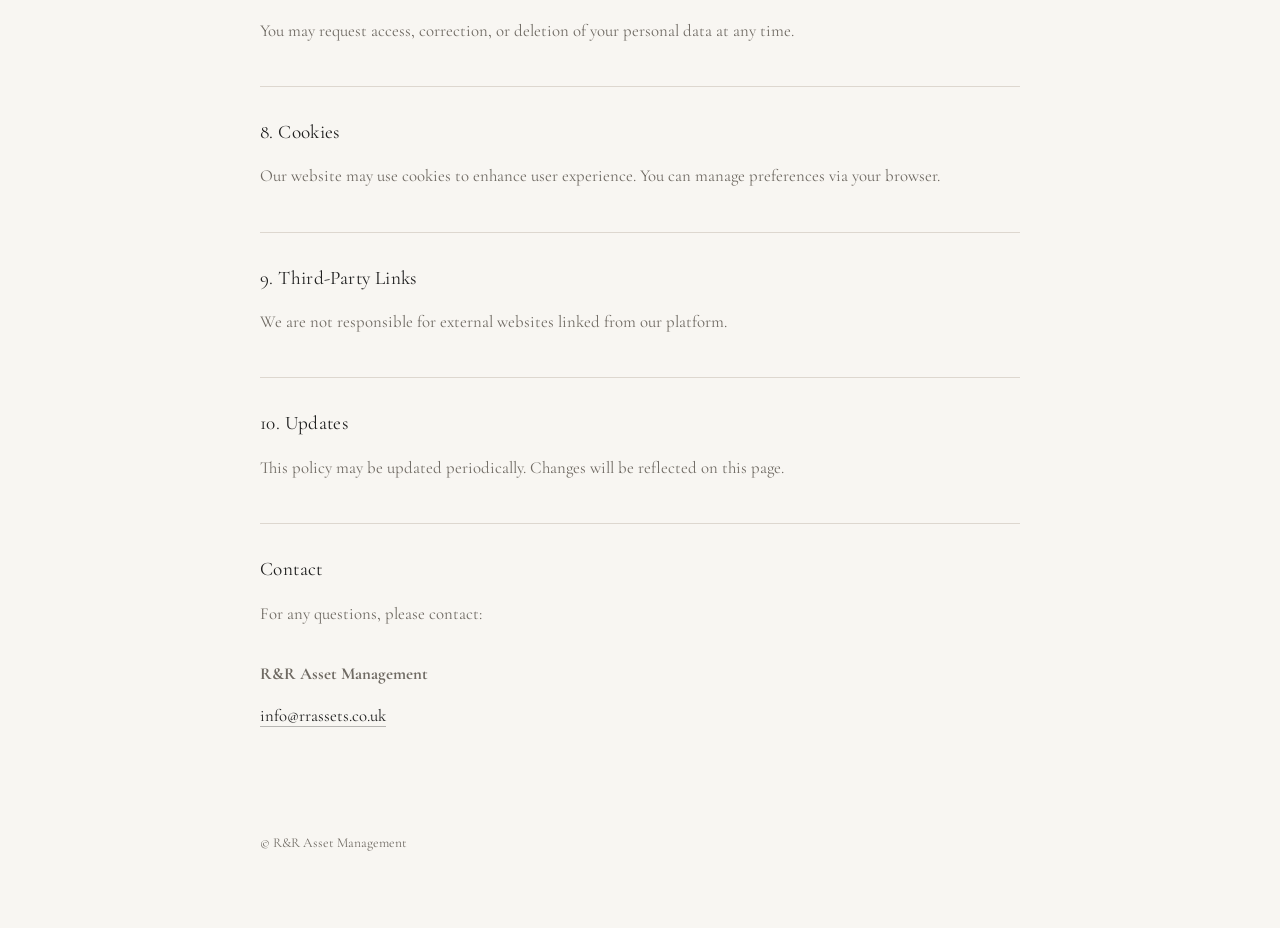
<file: privacy.html>
<!DOCTYPE html>
<html lang="en">
<head>
  <meta charset="UTF-8" />
  <meta name="viewport" content="width=device-width, initial-scale=1.0" />
  <title>Privacy Policy | R&R Asset Management</title>

  <!-- Auberry-style font -->
  <link href="https://fonts.googleapis.com/css2?family=Cormorant+Garamond:wght@300;400;500&display=swap" rel="stylesheet">

  <style>
    :root {
      --bg: #f8f6f2;
      --text: #1f1f1f;
      --muted: #6f6a63;
      --line: #ddd7cf;
      --max-width: 760px;
    }

    * {
      box-sizing: border-box;
      margin: 0;
      padding: 0;
    }

    body {
      font-family: 'Cormorant Garamond', serif;
      background: var(--bg);
      color: var(--text);
      line-height: 1.8;
      -webkit-font-smoothing: antialiased;
    }

    a {
      color: var(--text);
      text-decoration: none;
      border-bottom: 1px solid rgba(31, 31, 31, 0.3);
    }

    .page {
      min-height: 100vh;
      padding: 100px 24px 60px;
    }

    .container {
      max-width: var(--max-width);
      margin: 0 auto;
    }

    /* R&R Asset Management (top text) */
    .eyebrow {
      font-size: 16px;
      letter-spacing: 0.08em;
      color: var(--muted);
      margin-bottom: 20px;
      font-style: italic;
    }

    /* Privacy Policy heading */
    h1 {
      font-size: clamp(2.2rem, 4vw, 3.2rem);
      font-weight: 400;
      line-height: 1.1;
      letter-spacing: -0.01em;
      margin-bottom: 24px;
    }

    .intro {
      font-size: 1.15rem;
      color: var(--muted);
      font-weight: 300;
      margin-bottom: 50px;
    }

    .meta {
      font-size: 0.9rem;
      color: var(--muted);
      margin-bottom: 40px;
      padding-bottom: 20px;
      border-bottom: 1px solid var(--line);
    }

    section {
      padding: 28px 0;
      border-bottom: 1px solid var(--line);
    }

    section:last-of-type {
      border-bottom: none;
    }

    h2 {
      font-size: 1.2rem;
      font-weight: 400;
      margin-bottom: 12px;
      letter-spacing: 0.02em;
    }

    p {
      font-size: 1.05rem;
      color: var(--muted);
      margin-bottom: 12px;
    }

    ul {
      padding-left: 18px;
      margin: 10px 0;
    }

    li {
      margin-bottom: 6px;
    }

    .contact-box {
      margin-top: 30px;
    }

    .footer-note {
      margin-top: 60px;
      font-size: 0.85rem;
      color: var(--muted);
    }

    @media (max-width: 768px) {
      .page {
        padding: 70px 20px 40px;
      }
    }
  </style>
</head>

<body>
  <main class="page">
    <div class="container">

      <p class="eyebrow">R&amp;R Asset Management</p>

      <h1>Privacy Policy</h1>

      <p class="intro">
        R&amp;R Asset Management is committed to protecting your privacy and handling your personal
        information with care, discretion, and integrity. This policy outlines how we collect,
        use, and safeguard your data.
      </p>

      <div class="meta">
        Effective date: 13 April 2026
      </div>

      <section>
        <h2>1. Information We Collect</h2>
        <p>
          We may collect personal information such as your name, email address, telephone number,
          and any other details you provide through enquiries or communications.
        </p>
        <p>
          We may also collect technical data including IP address, browser type, and website usage.
        </p>
      </section>

      <section>
        <h2>2. How We Use Your Information</h2>
        <ul>
          <li>To respond to enquiries and communicate with you</li>
          <li>To provide and improve our services</li>
          <li>To maintain internal records</li>
          <li>To comply with legal obligations</li>
        </ul>
      </section>

      <section>
        <h2>3. Legal Basis for Processing</h2>
        <p>
          We process personal data based on legitimate interest, contractual necessity,
          legal obligation, or your consent where applicable.
        </p>
      </section>

      <section>
        <h2>4. Sharing of Information</h2>
        <p>
          We do not sell your data. Information may be shared with trusted partners,
          advisors, or authorities when necessary.
        </p>
      </section>

      <section>
        <h2>5. Data Retention</h2>
        <p>
          We retain your data only as long as necessary for operational and legal purposes.
        </p>
      </section>

      <section>
        <h2>6. Data Security</h2>
        <p>
          We implement appropriate measures to protect your data, though no system is completely secure.
        </p>
      </section>

      <section>
        <h2>7. Your Rights</h2>
        <p>
          You may request access, correction, or deletion of your personal data at any time.
        </p>
      </section>

      <section>
        <h2>8. Cookies</h2>
        <p>
          Our website may use cookies to enhance user experience. You can manage preferences via your browser.
        </p>
      </section>

      <section>
        <h2>9. Third-Party Links</h2>
        <p>
          We are not responsible for external websites linked from our platform.
        </p>
      </section>

      <section>
        <h2>10. Updates</h2>
        <p>
          This policy may be updated periodically. Changes will be reflected on this page.
        </p>
      </section>

      <section>
        <h2>Contact</h2>
        <p>
          For any questions, please contact:
        </p>

        <div class="contact-box">
          <p><strong>R&amp;R Asset Management</strong></p>
          <p>
            <a href="mailto:tanveer@rrassets.co.uk">info@rrassets.co.uk</a>
          </p>
        </div>
      </section>

      <p class="footer-note">
        © R&amp;R Asset Management
      </p>

    </div>
  </main>
</body>
</html>
</file>
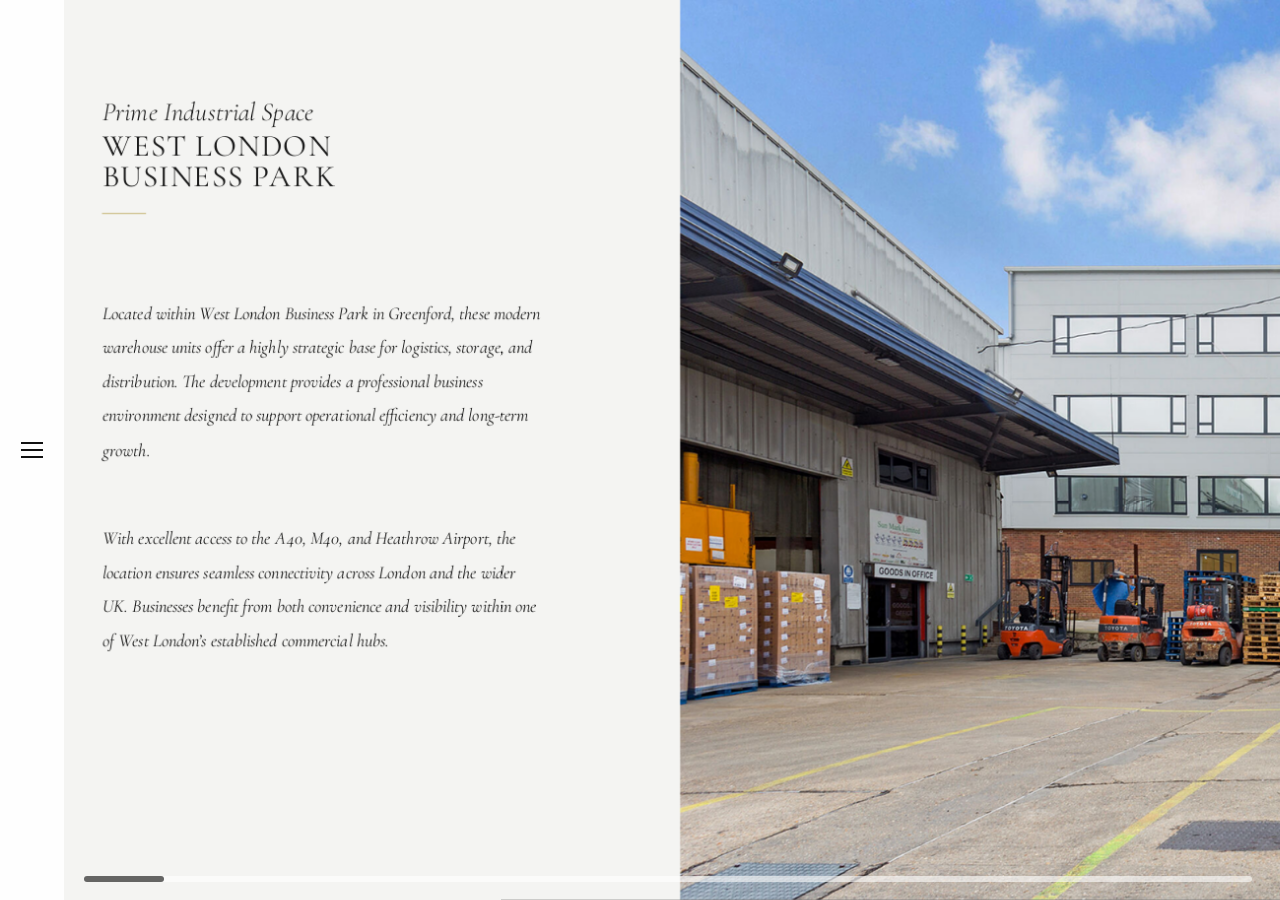
<file: west-london-business-park.html>
<!doctype html>
<html lang="en">
<head>
<meta charset="utf-8" />
<meta name="viewport" content="width=device-width,initial-scale=1,viewport-fit=cover" />
<title>RR Asset Management — West London Business Park</title>

<link href="https://fonts.googleapis.com/css2?family=Cormorant+Garamond:ital,wght@0,300;0,400;0,500;1,300;1,400&family=Montserrat:wght@300;400;500&display=swap" rel="stylesheet">

<style>
*{margin:0;padding:0;box-sizing:border-box}
html,body{height:100%}

/* ================= VARIABLES ================= */
:root{
  --burgerW: clamp(52px, 5.5vw, 64px);
  --menuW: clamp(320px, 40vw, 420px);
  --endCardW: clamp(320px, 40vw, 420px);

  --sat: env(safe-area-inset-top, 0px);
  --sab: env(safe-area-inset-bottom, 0px);
  --sal: env(safe-area-inset-left, 0px);
  --sar: env(safe-area-inset-right, 0px);

  --vh: 1vh;
  --copyW: 680px;
}

body{
  font-family:'Montserrat', sans-serif;
  background:#000;
  overflow:hidden;
  height: calc(var(--vh) * 100);
  overscroll-behavior:none;
  touch-action:pan-y;
}

.panel, .split, .split-copy, .split-media, .menu, .menu-panel, .end-card{ min-height:0; }

/* ================= PAGE APPEAR ================= */
.page-shell{
  opacity:0;
  transform:scale(1.015);
  transition:opacity 1.2s ease, transform 1.6s cubic-bezier(.22,1,.36,1);
  transform-origin:center center;
}
body.loaded .page-shell{
  opacity:1;
  transform:scale(1);
}

/* ================= LEFT BURGER STRIP ================= */
.side-bar{
  position:fixed;
  top:0;
  left:0;
  width: calc(var(--burgerW) + var(--sal));
  height: calc(var(--vh) * 100);
  display:flex;
  align-items:center;
  justify-content:center;
  z-index:200;
  cursor:pointer;
  opacity:1;
  pointer-events:auto;
}

.side-bar::before{
  content:"";
  position:absolute;
  inset:0;
  background:rgba(255,255,255,0.88);
  backdrop-filter: blur(10px);
  opacity:1;
  transition:background .35s ease;
  z-index:0;
}

.side-bar:hover::before{
  background:rgba(255,255,255,0.94);
}

.burger-lines{
  position:relative;
  z-index:2;
}

.burger-lines i{
  width:22px;
  height:2px;
  background:#111;
  display:block;
  position:relative;
}
.burger-lines i::before,
.burger-lines i::after{
  content:"";
  position:absolute;
  left:0;
  width:22px;
  height:2px;
  background:#111;
}
.burger-lines i::before{ top:-7px; }
.burger-lines i::after{ top:7px; }

/* ================= HORIZONTAL SCROLL AREA ================= */
.hwrap{
  position:relative;
  z-index:30;
  height: calc(var(--vh) * 100);
  width:100vw;
  overflow:hidden;
}
.htrack{
  height:100%;
  display:flex;
  will-change:transform;
  transform:translate3d(0,0,0);
  gap:0;
  align-items:stretch;
  position:relative;
  z-index:2;
}

/* ================= PANELS ================= */
.panel{
  flex:0 0 auto;
  height: calc(var(--vh) * 100);
  background:#000;
  position:relative;
  flex-shrink:0;
  overflow:hidden;
}

/* ================= SPLIT PANEL ================= */
.panel--split{
  flex:0 0 auto;
  width:auto;
  background:#f4f4f2;
}
.split{
  height:100%;
  display:flex;
  width:100%;
  align-items:stretch;
}

.split-copy{
  background:#f4f4f2;
  flex:0 0 var(--copyW);
  width:var(--copyW);
  display:flex;
  flex-direction:column;
  justify-content:flex-start;
  padding: clamp(92px, 11vh, 138px) clamp(30px, 5vw, 72px)
           clamp(72px, 9vh, 118px) clamp(64px, 8vw, 140px);
  color:#1a1a1a;
  min-width:0;
  overflow:auto;
  -webkit-overflow-scrolling:touch;
  max-height: calc(var(--vh) * 100);
}

.split-copy::-webkit-scrollbar{ width:0; height:0; }
.split-copy{ scrollbar-width:none; }

.copy-inner{
  width:100%;
  max-width:560px;
}

.aub-heading{
  font-family:'Cormorant Garamond', serif;
  line-height:0.98;
  margin-bottom:0;
  max-width:560px;
}

.aub-heading .small{
  display:block;
  font-style:italic;
  font-weight:300;
  font-size:clamp(26px, 2vw, 42px);
  margin-bottom:8px;
  color:#1a1a1a;
}

.aub-heading .big{
  display:block;
  font-style:normal;
  font-weight:400;
  font-size:clamp(30px, 2.4vw, 50px);
  text-transform:uppercase;
  letter-spacing:1.2px;
  color:#1a1a1a;
  line-height:0.95;
}

.aub-line{
  width:44px;
  height:1px;
  background:#c6b67a;
  margin:22px 0 82px 0;
}

.aub-text{
  font-family:'Cormorant Garamond', serif;
  color:#1a1a1a;
  width:100%;
  max-width:440px;
  font-size:clamp(18px, 1.25vw, 20px);
  line-height:1.9;
}

.aub-text p{
  margin:0;
}

.aub-text .lead{
  font-style:italic;
  margin-bottom:54px;
}

.aub-text .body{
  font-style:italic;
  margin-bottom:0;
}

.split-media{
  flex:0 0 auto;
  display:flex;
  align-items:stretch;
  justify-content:flex-start;
  overflow:hidden;
  background:#f4f4f2;
  min-width:0;
}

.split-media img{
  width:100%;
  height:100%;
  object-fit:cover;
  object-position:center center;
  display:block;
}

/* ================= IMAGE PANELS ================= */
.panel--img{
  display:flex;
  align-items:stretch;
  justify-content:flex-start;
  background:#000;
}
.panel--img img{
  height: calc(var(--vh) * 100);
  width:auto;
  object-fit:contain;
  display:block;
}

/* ================= END CARD ONLY ================= */
.panel--end-only{
  flex:0 0 auto;
  width:auto;
  height: calc(var(--vh) * 100);
  display:flex;
  align-items:stretch;
  justify-content:flex-start;
  background:transparent;
  overflow:hidden;
}

.end-card{
  flex:0 0 var(--endCardW);
  height:100%;
  background:#f4f4f2;
  display:flex;
  align-items:stretch;
  justify-content:center;
  border-left:1px solid rgba(0,0,0,0.08);
  padding:0;
}
.end-card .menu-panel{
  opacity:1 !important;
  transform:none !important;
  transition:none !important;
  overflow:auto !important;
  -webkit-overflow-scrolling:touch;
}
.end-card .menu-panel::-webkit-scrollbar{ width:0; height:0; }
.end-card .menu-panel{ scrollbar-width:none; }
.end-card .menu-address{ margin-top:-14px; }

/* ================= BOTTOM SLIDER ================= */
.nav-slider{
  position:fixed;
  left: calc(var(--burgerW) + var(--sal) + 20px);
  right: calc(28px + var(--sar));
  bottom: calc(14px + var(--sab));
  z-index:210;
  transition:opacity .25s ease;
}
.nav-slider input[type="range"]{
  width:100%;
  -webkit-appearance:none;
  appearance:none;
  height:6px;
  background:rgba(255,255,255,0.60);
  border-radius:999px;
  outline:none;
  touch-action:none;
}
.nav-slider input[type="range"]::-webkit-slider-thumb{
  -webkit-appearance:none;
  appearance:none;
  width: clamp(46px, 10vw, 80px);
  height:6px;
  border-radius:999px;
  background:rgba(0,0,0,0.60);
  cursor:pointer;
}
.nav-slider input[type="range"]::-moz-range-thumb{
  width: clamp(46px, 10vw, 80px);
  height:6px;
  border-radius:999px;
  background:rgba(0,0,0,0.60);
  cursor:pointer;
  border:none;
}

/* ================= MENU ================= */
.menu{
  position:fixed;
  top:0;
  left:0;
  height: calc(var(--vh) * 100);
  width: var(--menuW);
  background:#f4f4f2;
  z-index:250;
  transform:translateX(-100%);
  transition:transform 1.15s cubic-bezier(.77,0,.18,1);
  will-change:transform;
  padding-left: var(--sal);
}
.menu.open{ transform:translateX(0); }

.menu-panel{
  height:100%;
  position:relative;
  padding: 26px 46px 56px;
  display:flex;
  flex-direction:column;
  align-items:center;
  text-align:center;
  justify-content:flex-start;
  overflow:auto;
  -webkit-overflow-scrolling:touch;
  opacity:0;
  transform:translateY(10px);
  transition:opacity .9s ease, transform .9s ease;
  transition-delay:.2s;
}
.menu.open .menu-panel{ opacity:1; transform:translateY(0); }
.menu-panel::-webkit-scrollbar{ width:0; height:0; }
.menu-panel{ scrollbar-width:none; }

.back-arrow{
  position:absolute;
  left:26px;
  top:50%;
  transform:translateY(-50%);
  font-size:34px;
  line-height:1;
  cursor:pointer;
  color:#111;
  opacity:.95;
  user-select:none;
  -webkit-tap-highlight-color:transparent;
}

.menu-logo{ margin-top:6px; margin-bottom:6px; }
.menu-logo img{
  width:240px;
  height:auto;
  display:block;
  margin:0 auto 10px auto;
}

.menu-links{ margin-top:-6px; }
.menu-links a{
  display:block;
  font-family:'Cormorant Garamond', serif;
  font-size:22px;
  font-weight:400;
  margin:22px 0;
  text-decoration:none;
  color:#222;
  transition:opacity .25s ease;
}
.menu-links a:hover{ opacity:.65; }

.menu-divider{
  width:260px;
  height:1px;
  background:#c6b67a !important;
  opacity:1 !important;
  margin:34px 0 18px 0;
}

.menu-address{
  font-family:'Montserrat', sans-serif;
  font-weight:300;
  font-size:14px;
  line-height:1.8;
  color:#222;
  max-width:320px;
  letter-spacing:.4px;
  margin-top:0;
}

.menu-contact{
  margin-top:12px;
  font-size:13px;
  font-weight:400;
  letter-spacing:.2px;
}
.menu-contact a{ color:#222; text-decoration:none; }
.menu-contact a:hover{ opacity:.65; }
.menu-contact .dot{ padding:0 10px; opacity:.7; }

.menu-privacy{
  margin-top:12px;
  display:inline-block;
  font-family:'Montserrat', sans-serif;
  font-size:10px;
  letter-spacing:2px;
  text-transform:uppercase;
  color:#c6b67a;
  text-decoration:none;
}
.menu-privacy:hover{ opacity:.7; }

body.menu-open .hwrap{ pointer-events:none; }
body.menu-open .nav-slider{ pointer-events:none; opacity:.25; }

/* ================= RESPONSIVE ================= */
@media (max-width: 900px){
  .split{
    display:flex;
    flex-direction:row;
    width:100%;
    height:100%;
    align-items:stretch;
  }

  .split-copy{
    flex:0 0 360px;
    width:360px;
    padding:
      calc(95px + var(--sat))
      24px
      calc(36px + var(--sab))
      calc(30px + 44px + var(--sal));
    justify-content:center;
  }

  .copy-inner{
    max-width:320px;
  }

  .aub-heading .small{
    font-size:24px;
    margin-bottom:8px;
    line-height:1.08;
  }

  .aub-heading .big{
    font-size:34px;
    line-height:1.02;
    letter-spacing:1px;
  }

  .aub-line{
    width:40px;
    margin:20px 0 30px 0;
  }

  .aub-text{
    font-size:16px;
    line-height:1.75;
    max-width:320px;
  }

  .aub-text .lead{
    margin-bottom:22px;
  }

  .split-media{
    flex:1 1 auto;
    min-width:0;
    height:100%;
  }

  .split-media img{
    width:100%;
    height:100%;
    object-fit:cover;
    object-position:center center;
  }

  .end-card{
    flex:0 0 min(420px, 92vw);
    width:min(420px, 92vw);
    margin-left:0;
  }

  .nav-slider{
    left: calc(24px + var(--sal));
    right: calc(24px + var(--sar));
    bottom: calc(12px + var(--sab));
  }

  .menu{
    width:min(420px, 92vw);
  }

  .menu-panel{
    padding: calc(28px + var(--sat)) 28px calc(38px + var(--sab));
  }

  body{
    touch-action: pan-x;
  }

  .side-bar{
    width: calc(44px + var(--sal));
  }

  .burger-lines i,
  .burger-lines i::before,
  .burger-lines i::after{
    width:20px;
  }
}

@media (max-width: 520px){
  .split-copy{
    flex:0 0 320px;
    width:320px;
    padding:
      calc(88px + var(--sat))
      18px
      calc(28px + var(--sab))
      calc(22px + 44px + var(--sal));
    justify-content:center;
  }

  .copy-inner{
    max-width:280px;
  }

  .aub-heading .small{
    font-size:20px;
    margin-bottom:8px;
  }

  .aub-heading .big{
    font-size:28px;
    line-height:1.04;
    letter-spacing:1px;
  }

  .aub-text{
    font-size:14px;
    line-height:1.72;
    max-width:280px;
  }

  .aub-line{
    width:36px;
    margin:16px 0 24px 0;
  }

  .aub-text .lead{
    margin-bottom:18px;
  }

  .split-media{
    flex:1 1 auto;
    min-width:0;
    height:100%;
  }

  .split-media img{
    width:100%;
    height:100%;
    object-fit:cover;
    object-position:center center;
  }

  .end-card{
    flex:0 0 min(420px, 92vw);
    width:min(420px, 92vw);
    margin-left:auto;
  }


}
</style>
</head>

<body>

<!-- Burger -->
<div class="side-bar" id="burger" aria-label="Open menu">
  <div class="burger-lines"><i></i></div>
</div>

<div class="page-shell">

  <!-- Bottom slider -->
  <div class="nav-slider" aria-label="Slide navigation">
    <input id="navSlider" type="range" min="0" max="1000" step="0.1" value="0">
  </div>

  <!-- Horizontal panels -->
  <div class="hwrap">
    <div class="htrack" id="track">

      <section class="panel panel--split">
        <div class="split">
          <div class="split-copy">
            <div class="copy-inner">
              <div class="aub-heading">
                <span class="small">Prime Industrial Space</span>
                <span class="big">WEST LONDON<br>BUSINESS PARK</span>
              </div>
              <div class="aub-line"></div>
              <div class="aub-text">
                <p class="lead">
                  Located within West London Business Park in Greenford, these modern warehouse units offer a highly strategic base for logistics, storage, and distribution. The development provides a professional business environment designed to support operational efficiency and long-term growth.
                </p>
                <p class="body">
                  With excellent access to the A40, M40, and Heathrow Airport, the location ensures seamless connectivity across London and the wider UK. Businesses benefit from both convenience and visibility within one of West London’s established commercial hubs.
                </p>
              </div>
            </div>
          </div>

          <div class="split-media">
            <img src="./westone.png" alt="West London Business Park — Image 1">
          </div>
        </div>
      </section>

      <section class="panel panel--img"><img src="./westtwo.png" alt="West London Business Park — Image 2"></section>
      <section class="panel panel--img"><img src="./westthree.png" alt="West London Business Park — Image 3"></section>
      <section class="panel panel--img"><img src="./westfour.png" alt="West London Business Park — Image 4"></section>
      <section class="panel panel--img"><img src="./westfive.png" alt="West London Business Park — Image 5"></section>
      <section class="panel panel--img"><img src="./westsix.png" alt="West London Business Park — Image 6"></section>

      <section class="panel panel--end-only">
        <div class="end-card">
          <div class="menu-panel">
            <div class="menu-logo">
              <img src="./logotwo.png" alt="RR Asset Management Logo">
            </div>

            <nav class="menu-links">
              <a href="index.html">Home</a>
              <a href="expertise.html">Expertise</a>
              <a href="interior-projects.html">Portfolio Selection</a>
            </nav>

            <div class="menu-divider"></div>

            <div class="menu-address">
              Sun House, 428 Long Drive,<br>
              Greenford, UB6 8UH

              <div class="menu-contact">
                <span>+44 (0) 20 8575 3700</span>
                <span class="dot">|</span>
                <a href="mailto:info@rrassets.co.uk">info@rrassets.co.uk</a>
              </div>

              <a class="menu-privacy" href="privacy.html">Privacy Policy</a>
            </div>
          </div>
        </div>
      </section>

    </div>
  </div>

</div>

<!-- Sliding menu -->
<div class="menu" id="menu" aria-label="Menu">
  <div class="menu-panel">

    <div class="back-arrow" id="closeMenu" aria-label="Close menu">←</div>

    <div class="menu-logo">
      <img src="./logotwo.png" alt="RR Asset Management Logo">
    </div>

    <nav class="menu-links">
      <a href="index.html">Home</a>
      <a href="expertise.html">Expertise</a>
      <a href="interior-projects.html">Portfolio Selection</a>
    </nav>

    <div class="menu-divider"></div>

    <div class="menu-address">
      Sun House, 428 Long Drive,<br>
      Greenford, UB6 8UH

      <div class="menu-contact">
        <span>+44 (0) 20 8575 3700</span>
        <span class="dot">|</span>
        <a href="mailto:info@rrassets.co.uk">info@rrassets.co.uk</a>
      </div>

      <a class="menu-privacy" href="privacy.html">Privacy Policy</a>
    </div>

  </div>
</div>

<script>
/* ===== 100vh FIX ===== */
function setVH(){
  const vh = window.innerHeight * 0.01;
  document.documentElement.style.setProperty('--vh', `${vh}px`);
}
setVH();
window.addEventListener('resize', setVH);
window.addEventListener('orientationchange', setVH);

/* ===== PAGE APPEAR ===== */
window.addEventListener("load", ()=>{
  requestAnimationFrame(()=>{
    document.body.classList.add("loaded");
    refreshAll();
  });
});

/* ===== MENU ===== */
const menu = document.getElementById("menu");
const burger = document.getElementById("burger");
const closeMenu = document.getElementById("closeMenu");

function openMenu(){
  menu.classList.add("open");
  document.body.classList.add("menu-open");
}
function closeMenuFn(){
  menu.classList.remove("open");
  document.body.classList.remove("menu-open");
}
burger.addEventListener("click", openMenu);
closeMenu.addEventListener("click", closeMenuFn);
document.addEventListener("keydown", (e)=>{
  if(e.key === "Escape") closeMenuFn();
});

/* ===== HORIZONTAL SCROLL ===== */
const track = document.getElementById("track");
const navSlider = document.getElementById("navSlider");

let panels = Array.from(track.querySelectorAll(".panel"));
let currentX = 0;
let targetX = 0;
let isUserSliding = false;
let isDown = false;
let startX = 0;
let startTarget = 0;
let rafStarted = false;

let lastPointerX = 0;
let lastPointerTime = 0;
let velocityX = 0;

const isMobile = () => window.innerWidth <= 900;

function clamp(v, min, max){
  return Math.max(min, Math.min(max, v));
}

function setPanelWidths(){
  const vhPx = window.innerHeight;

  const splitPanels = Array.from(track.querySelectorAll(".panel--split"));
  splitPanels.forEach(panel=>{
    const mediaImg = panel.querySelector(".split-media img");
    const media = panel.querySelector(".split-media");
    if(!mediaImg || !media) return;

    const apply = ()=>{
      const nw = mediaImg.naturalWidth || 0;
      const nh = mediaImg.naturalHeight || 0;
      if(!nw || !nh) return;

      let copyW;
      let imgW;
      let total;

      if(window.innerWidth <= 900){
        copyW = window.innerWidth <= 520 ? 320 : 360;
        imgW = Math.max(220, Math.round(window.innerWidth * 0.72));
        total = copyW + imgW;
     
} else {
  copyW = 680;
  imgW = Math.max(380, Math.round((nw / nh) * vhPx));
  total = copyW + imgW;
}

      panel.style.setProperty('--copyW', `${copyW}px`);
      media.style.flex = `0 0 ${imgW}px`;
      media.style.width = `${imgW}px`;

      panel.style.flex = `0 0 ${total}px`;
      panel.style.width = `${total}px`;
    };

    if(mediaImg.complete && mediaImg.naturalWidth) apply();
    else mediaImg.addEventListener("load", apply, { once:true });
  });

  const imgPanels = Array.from(track.querySelectorAll(".panel--img"));
  imgPanels.forEach(panel=>{
    const img = panel.querySelector("img");
    if(!img) return;

    const apply = ()=>{
      const nw = img.naturalWidth || 0;
      const nh = img.naturalHeight || 0;
      if(!nw || !nh) return;

      const ratio = nw / nh;
      const w = Math.max(240, Math.round(ratio * vhPx));
      panel.style.flex = `0 0 ${w}px`;
      panel.style.width = `${w}px`;
    };

    if(img.complete && img.naturalWidth) apply();
    else img.addEventListener("load", apply, { once:true });
  });

  const endOnly = track.querySelector(".panel--end-only");
  if(endOnly){
    const endCard = endOnly.querySelector(".end-card");

    const applyEndOnly = ()=>{
      let cardW = Math.ceil(endCard.getBoundingClientRect().width);

      if(window.innerWidth <= 900){
        cardW = window.innerWidth;
      }

      endOnly.style.flex = `0 0 ${cardW}px`;
      endOnly.style.width = `${cardW}px`;
    };

    applyEndOnly();
    requestAnimationFrame(applyEndOnly);
  }

  panels = Array.from(track.querySelectorAll(".panel"));
}

function totalWidth(){
  return panels.reduce((sum, p) => sum + p.offsetWidth, 0);
}

function maxScroll(){
  return Math.max(0, totalWidth() - window.innerWidth);
}

function updateSliderFromX(){
  const maxS = maxScroll();
  if(isUserSliding) return;

  const ratio = maxS === 0 ? 0 : (currentX / maxS);
  navSlider.value = String(ratio * 1000);
}

function raf(){
  rafStarted = true;

  const ease = isMobile() ? 0.45 : 0.065;
  currentX += (targetX - currentX) * ease;

  if(Math.abs(targetX - currentX) < 0.08){
    currentX = targetX;
  }

  track.style.transform = `translate3d(${-currentX}px,0,0)`;
  updateSliderFromX();
  requestAnimationFrame(raf);
}

/* wheel */
window.addEventListener("wheel", (e)=>{
  if(document.body.classList.contains("menu-open")) return;
  targetX = clamp(targetX + e.deltaY * 0.9, 0, maxScroll());
}, { passive:true });

/* drag / touch */
function pointerDown(x){
  if(document.body.classList.contains("menu-open")) return;
  isDown = true;
  startX = x;
  startTarget = targetX;
  lastPointerX = x;
  lastPointerTime = performance.now();
  velocityX = 0;
}

function pointerMove(x){
  if(!isDown) return;

  const now = performance.now();
  const dx = x - startX;

  if(isMobile()){
    targetX = clamp(startTarget - dx * 3.2, 0, maxScroll());
  } else {
    targetX = clamp(startTarget - dx, 0, maxScroll());
  }

  const moveDx = x - lastPointerX;
  const dt = now - lastPointerTime;

  if(dt > 0){
    velocityX = moveDx / dt;
  }

  lastPointerX = x;
  lastPointerTime = now;
}

function pointerUp(){
  if(!isDown) return;
  isDown = false;

  if(isMobile()){
    targetX = clamp(targetX - velocityX * 850, 0, maxScroll());
  }
}

window.addEventListener("mousedown", (e)=>pointerDown(e.clientX));
window.addEventListener("mousemove", (e)=>pointerMove(e.clientX));
window.addEventListener("mouseup", pointerUp);

window.addEventListener("touchstart", (e)=>{
  if(!e.touches.length) return;
  pointerDown(e.touches[0].clientX);
}, { passive:true });

window.addEventListener("touchmove", (e)=>{
  if(!e.touches.length) return;
  pointerMove(e.touches[0].clientX);
}, { passive:true });

window.addEventListener("touchend", pointerUp);
window.addEventListener("touchcancel", pointerUp);

/* slider */
function sliderToTarget(){
  const maxS = maxScroll();
  const ratio = Number(navSlider.value) / 1000;
  targetX = clamp(ratio * maxS, 0, maxS);
}

navSlider.addEventListener("pointerdown", ()=>{
  isUserSliding = true;
});

navSlider.addEventListener("pointerup", ()=>{
  sliderToTarget();
  isUserSliding = false;
});

navSlider.addEventListener("pointercancel", ()=>{
  isUserSliding = false;
});

navSlider.addEventListener("input", ()=>{
  if(!isUserSliding) return;
  sliderToTarget();
});

navSlider.addEventListener("change", ()=>{
  if(isUserSliding) sliderToTarget();
});

/* init */
function refreshAll(){
  setVH();
  setPanelWidths();
  targetX = clamp(targetX, 0, maxScroll());
  currentX = clamp(currentX, 0, maxScroll());
  updateSliderFromX();
}

window.addEventListener("resize", refreshAll);
window.addEventListener("orientationchange", refreshAll);

document.addEventListener("DOMContentLoaded", ()=>{
  refreshAll();
  if(!rafStarted) raf();
});
</script>

</body>
</html>
</file>
